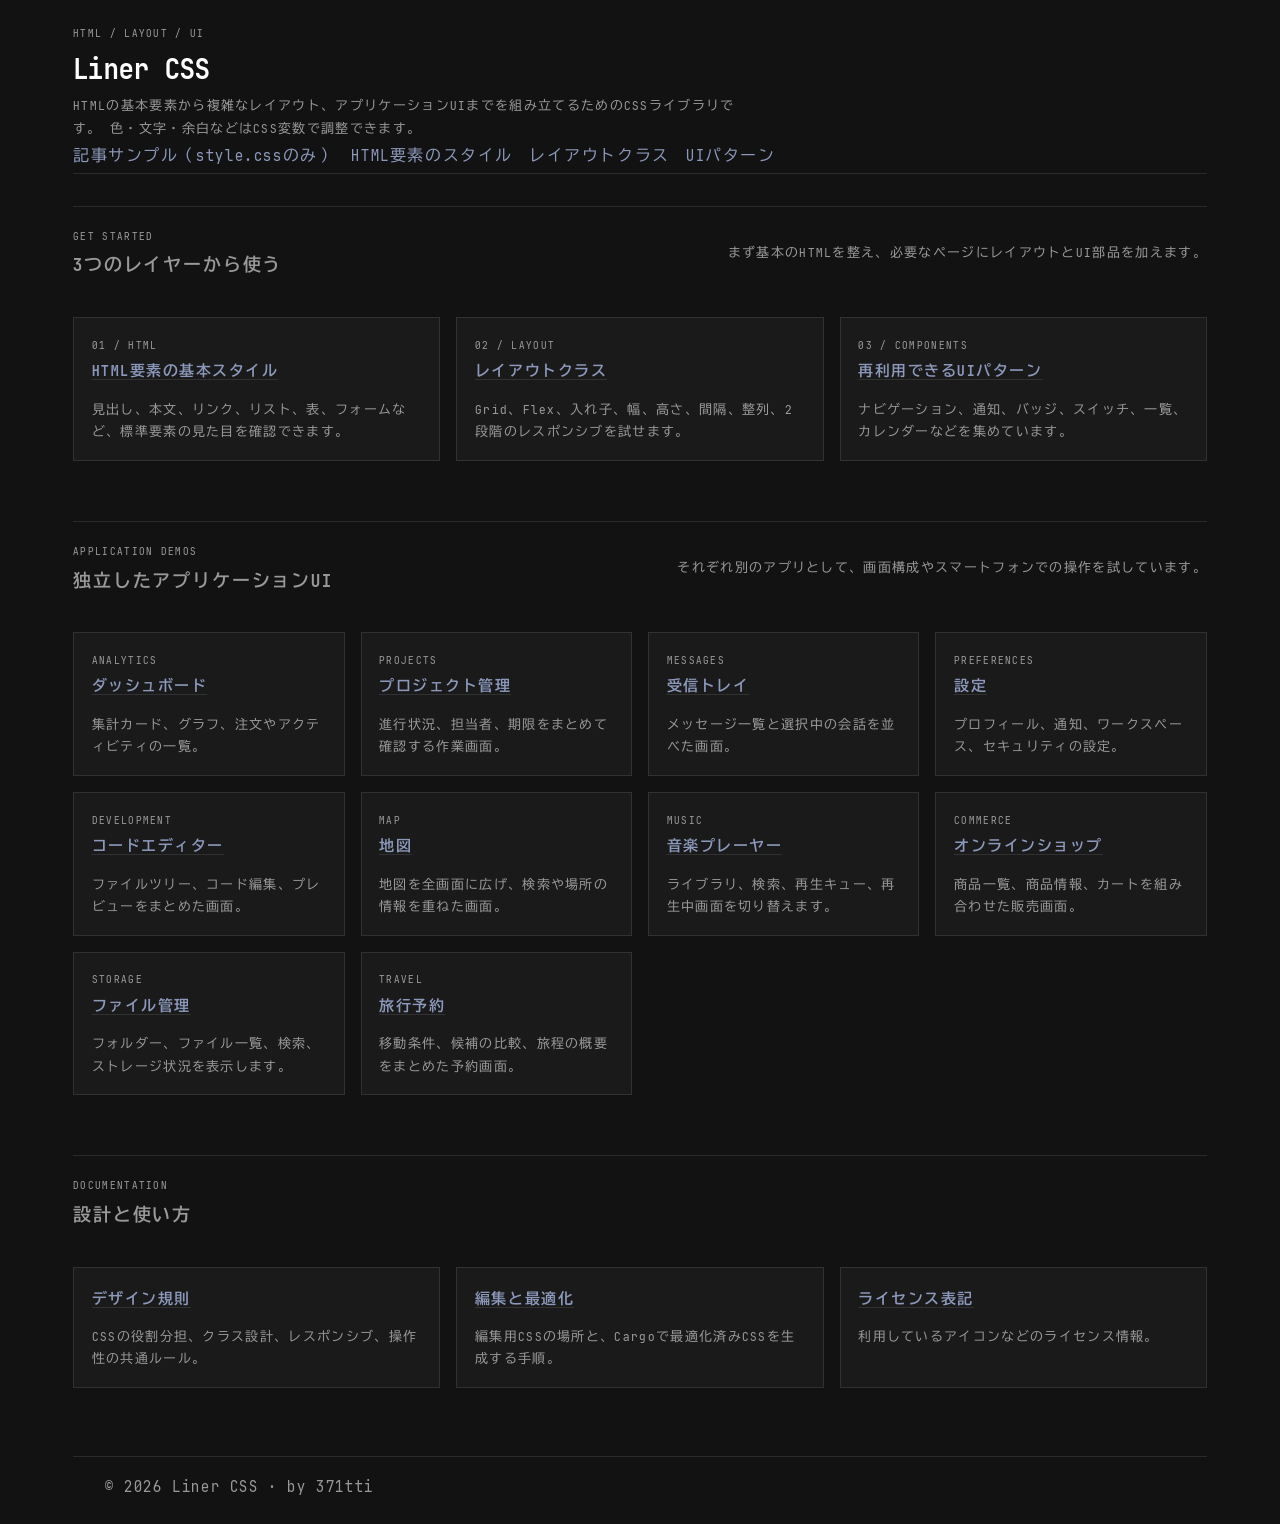
<file: index.html>
<!DOCTYPE html>
<html lang="ja">

<head>
    <meta charset="UTF-8" />
    <meta name="viewport" content="width=device-width, initial-scale=1.0" />
    <meta name="description" content="HTMLの基本スタイル、レスポンシブなレイアウト、再利用できるUI部品をまとめたCSSライブラリです。" />
    <meta name="color-scheme" content="dark" />
    <meta name="theme-color" content="#121212" />
    <title>Liner CSS — HTML・レイアウト・UI</title>
    <link rel="stylesheet" href="css/optimized/style.css" />
    <link rel="stylesheet" href="css/optimized/layout.css" />
    <link rel="stylesheet" href="css/optimized/ui.css" />
</head>

<body>
    <main class="layout-container-wide layout-stack">
        <header class="w-100">
            <p class="ui-eyebrow">HTML / LAYOUT / UI</p>
            <h1 class="ui-display-title">Liner CSS</h1>
            <p class="ui-description">
                HTMLの基本要素から複雑なレイアウト、アプリケーションUIまでを組み立てるためのCSSライブラリです。
                色・文字・余白などはCSS変数で調整できます。
            </p>
            <nav class="layout-cluster m-0" aria-label="主なページ">
                <a href="article.html">記事サンプル（style.cssのみ）</a>
                <a href="component.html">HTML要素のスタイル</a>
                <a href="layout.html">レイアウトクラス</a>
                <a href="ui-demo/components.html">UIパターン</a>
            </nav>
        </header>

        <section class="ui-divided-section" aria-labelledby="start-title">
            <div class="ui-heading-row">
                <div>
                    <p class="ui-eyebrow">GET STARTED</p>
                    <h2 class="ui-heading-title" id="start-title">3つのレイヤーから使う</h2>
                </div>
                <p class="ui-description">まず基本のHTMLを整え、必要なページにレイアウトとUI部品を加えます。</p>
            </div>

            <div class="grid-auto">
                <article class="ui-panel">
                    <p class="ui-eyebrow">01 / HTML</p>
                    <h3 class="ui-panel-title"><a href="component.html">HTML要素の基本スタイル</a></h3>
                    <p class="ui-description">見出し、本文、リンク、リスト、表、フォームなど、標準要素の見た目を確認できます。</p>
                </article>

                <article class="ui-panel">
                    <p class="ui-eyebrow">02 / LAYOUT</p>
                    <h3 class="ui-panel-title"><a href="layout.html">レイアウトクラス</a></h3>
                    <p class="ui-description">Grid、Flex、入れ子、幅、高さ、間隔、整列、2段階のレスポンシブを試せます。</p>
                </article>

                <article class="ui-panel">
                    <p class="ui-eyebrow">03 / COMPONENTS</p>
                    <h3 class="ui-panel-title"><a href="ui-demo/components.html">再利用できるUIパターン</a></h3>
                    <p class="ui-description">ナビゲーション、通知、バッジ、スイッチ、一覧、カレンダーなどを集めています。</p>
                </article>
            </div>
        </section>

        <section class="ui-divided-section" aria-labelledby="apps-title">
            <div class="ui-heading-row">
                <div>
                    <p class="ui-eyebrow">APPLICATION DEMOS</p>
                    <h2 class="ui-heading-title" id="apps-title">独立したアプリケーションUI</h2>
                </div>
                <p class="ui-description">それぞれ別のアプリとして、画面構成やスマートフォンでの操作を試しています。</p>
            </div>

            <div class="grid-auto">
                <article class="ui-panel">
                    <p class="ui-eyebrow">ANALYTICS</p>
                    <h3 class="ui-panel-title"><a href="ui-demo/dashboard.html">ダッシュボード</a></h3>
                    <p class="ui-description">集計カード、グラフ、注文やアクティビティの一覧。</p>
                </article>

                <article class="ui-panel">
                    <p class="ui-eyebrow">PROJECTS</p>
                    <h3 class="ui-panel-title"><a href="ui-demo/projects.html">プロジェクト管理</a></h3>
                    <p class="ui-description">進行状況、担当者、期限をまとめて確認する作業画面。</p>
                </article>

                <article class="ui-panel">
                    <p class="ui-eyebrow">MESSAGES</p>
                    <h3 class="ui-panel-title"><a href="ui-demo/inbox.html">受信トレイ</a></h3>
                    <p class="ui-description">メッセージ一覧と選択中の会話を並べた画面。</p>
                </article>

                <article class="ui-panel">
                    <p class="ui-eyebrow">PREFERENCES</p>
                    <h3 class="ui-panel-title"><a href="ui-demo/settings.html">設定</a></h3>
                    <p class="ui-description">プロフィール、通知、ワークスペース、セキュリティの設定。</p>
                </article>

                <article class="ui-panel">
                    <p class="ui-eyebrow">DEVELOPMENT</p>
                    <h3 class="ui-panel-title"><a href="ui-demo/editor.html">コードエディター</a></h3>
                    <p class="ui-description">ファイルツリー、コード編集、プレビューをまとめた画面。</p>
                </article>

                <article class="ui-panel">
                    <p class="ui-eyebrow">MAP</p>
                    <h3 class="ui-panel-title"><a href="ui-demo/map.html">地図</a></h3>
                    <p class="ui-description">地図を全画面に広げ、検索や場所の情報を重ねた画面。</p>
                </article>

                <article class="ui-panel">
                    <p class="ui-eyebrow">MUSIC</p>
                    <h3 class="ui-panel-title"><a href="ui-demo/media.html">音楽プレーヤー</a></h3>
                    <p class="ui-description">ライブラリ、検索、再生キュー、再生中画面を切り替えます。</p>
                </article>

                <article class="ui-panel">
                    <p class="ui-eyebrow">COMMERCE</p>
                    <h3 class="ui-panel-title"><a href="ui-demo/shop.html">オンラインショップ</a></h3>
                    <p class="ui-description">商品一覧、商品情報、カートを組み合わせた販売画面。</p>
                </article>

                <article class="ui-panel">
                    <p class="ui-eyebrow">STORAGE</p>
                    <h3 class="ui-panel-title"><a href="ui-demo/files.html">ファイル管理</a></h3>
                    <p class="ui-description">フォルダー、ファイル一覧、検索、ストレージ状況を表示します。</p>
                </article>

                <article class="ui-panel">
                    <p class="ui-eyebrow">TRAVEL</p>
                    <h3 class="ui-panel-title"><a href="ui-demo/travel.html">旅行予約</a></h3>
                    <p class="ui-description">移動条件、候補の比較、旅程の概要をまとめた予約画面。</p>
                </article>
            </div>
        </section>

        <section class="ui-divided-section" aria-labelledby="docs-title">
            <div class="ui-heading-row">
                <div>
                    <p class="ui-eyebrow">DOCUMENTATION</p>
                    <h2 class="ui-heading-title" id="docs-title">設計と使い方</h2>
                </div>
            </div>

            <div class="grid-auto">
                <article class="ui-panel">
                    <h3 class="ui-panel-title"><a href="DESIGN_RULES.md">デザイン規則</a></h3>
                    <p class="ui-description">CSSの役割分担、クラス設計、レスポンシブ、操作性の共通ルール。</p>
                </article>
                <article class="ui-panel">
                    <h3 class="ui-panel-title"><a href="README.md">編集と最適化</a></h3>
                    <p class="ui-description">編集用CSSの場所と、Cargoで最適化済みCSSを生成する手順。</p>
                </article>
                <article class="ui-panel">
                    <h3 class="ui-panel-title"><a href="THIRD_PARTY_NOTICES.md">ライセンス表記</a></h3>
                    <p class="ui-description">利用しているアイコンなどのライセンス情報。</p>
                </article>
            </div>
        </section>
    </main>

    <footer class="layout-container-wide">
        <p>© 2026 Liner CSS · by 371tti</p>
    </footer>
</body>

</html>
</file>
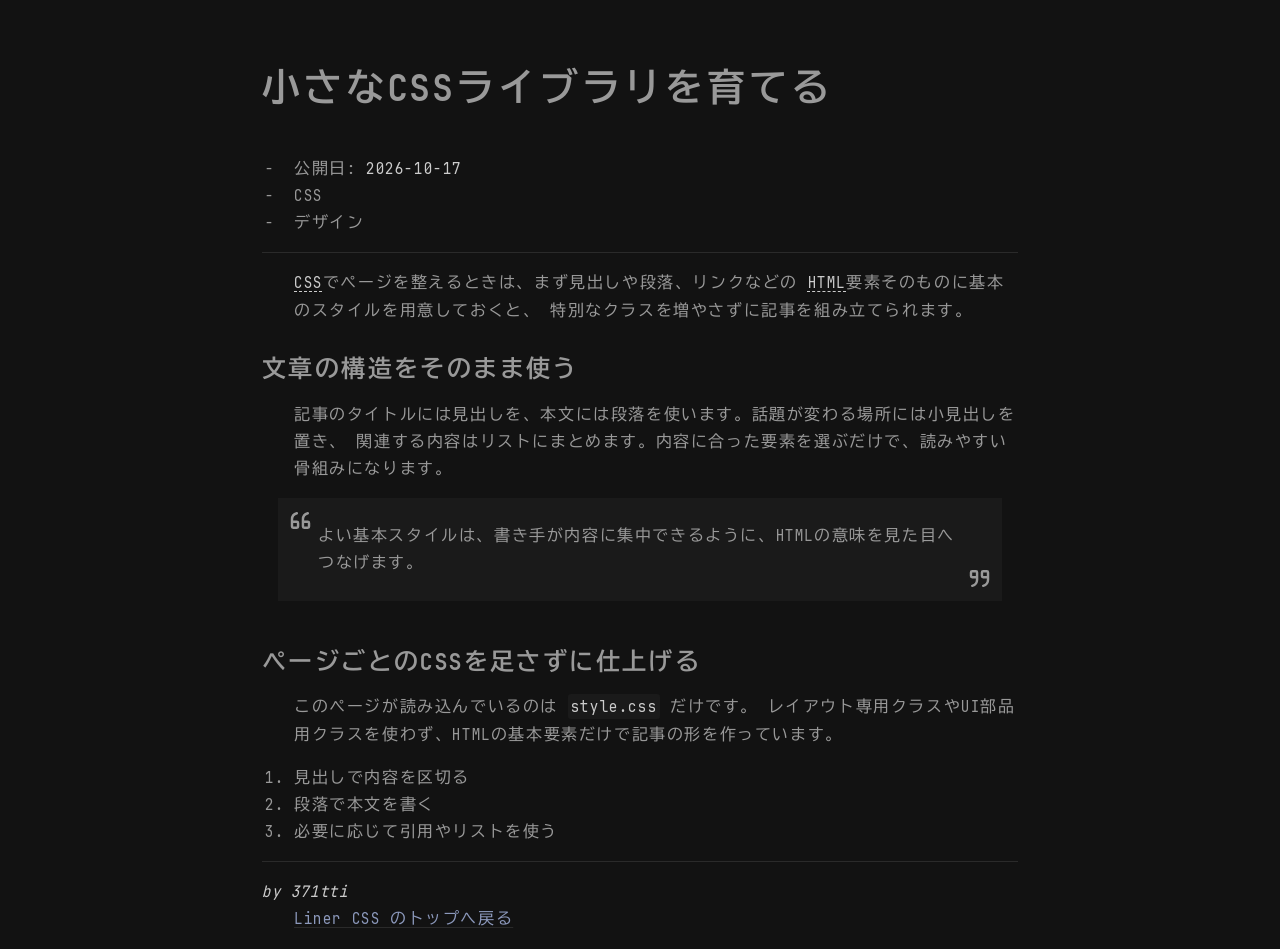
<file: article.html>
<!DOCTYPE html>
<html lang="ja">

<head>
    <meta charset="UTF-8" />
    <meta name="viewport" content="width=device-width, initial-scale=1.0" />
    <meta name="description" content="Liner CSSのstyle.cssだけで整えた、素朴な記事ページのサンプルです。" />
    <meta name="color-scheme" content="dark" />
    <meta name="theme-color" content="#121212" />
    <title>記事サンプル — Liner CSS</title>
    <link rel="stylesheet" href="css/optimized/style.css" />
</head>

<body>
    <main>
        <article>
            <header>
                <h1>小さなCSSライブラリを育てる</h1>
                <ul>
                    <li>公開日: <time datetime="2026-10-17">2026-10-17</time></li>
                    <li>CSS</li>
                    <li>デザイン</li>
                </ul>
            </header>

            <p>
                <abbr title="Cascading Style Sheets">CSS</abbr>でページを整えるときは、まず見出しや段落、リンクなどの
                <abbr title="HyperText Markup Language">HTML</abbr>要素そのものに基本のスタイルを用意しておくと、
                特別なクラスを増やさずに記事を組み立てられます。
            </p>

            <h2>文章の構造をそのまま使う</h2>
            <p>
                記事のタイトルには見出しを、本文には段落を使います。話題が変わる場所には小見出しを置き、
                関連する内容はリストにまとめます。内容に合った要素を選ぶだけで、読みやすい骨組みになります。
            </p>

            <blockquote>
                よい基本スタイルは、書き手が内容に集中できるように、HTMLの意味を見た目へつなげます。
            </blockquote>

            <h2>ページごとのCSSを足さずに仕上げる</h2>
            <p>
                このページが読み込んでいるのは <code>style.css</code> だけです。
                レイアウト専用クラスやUI部品用クラスを使わず、HTMLの基本要素だけで記事の形を作っています。
            </p>

            <ol>
                <li>見出しで内容を区切る</li>
                <li>段落で本文を書く</li>
                <li>必要に応じて引用やリストを使う</li>
            </ol>

            <footer>
                <address>by 371tti</address>
                <p><a href="index.html">Liner CSS のトップへ戻る</a></p>
            </footer>
        </article>
    </main>
</body>

</html>
</file>
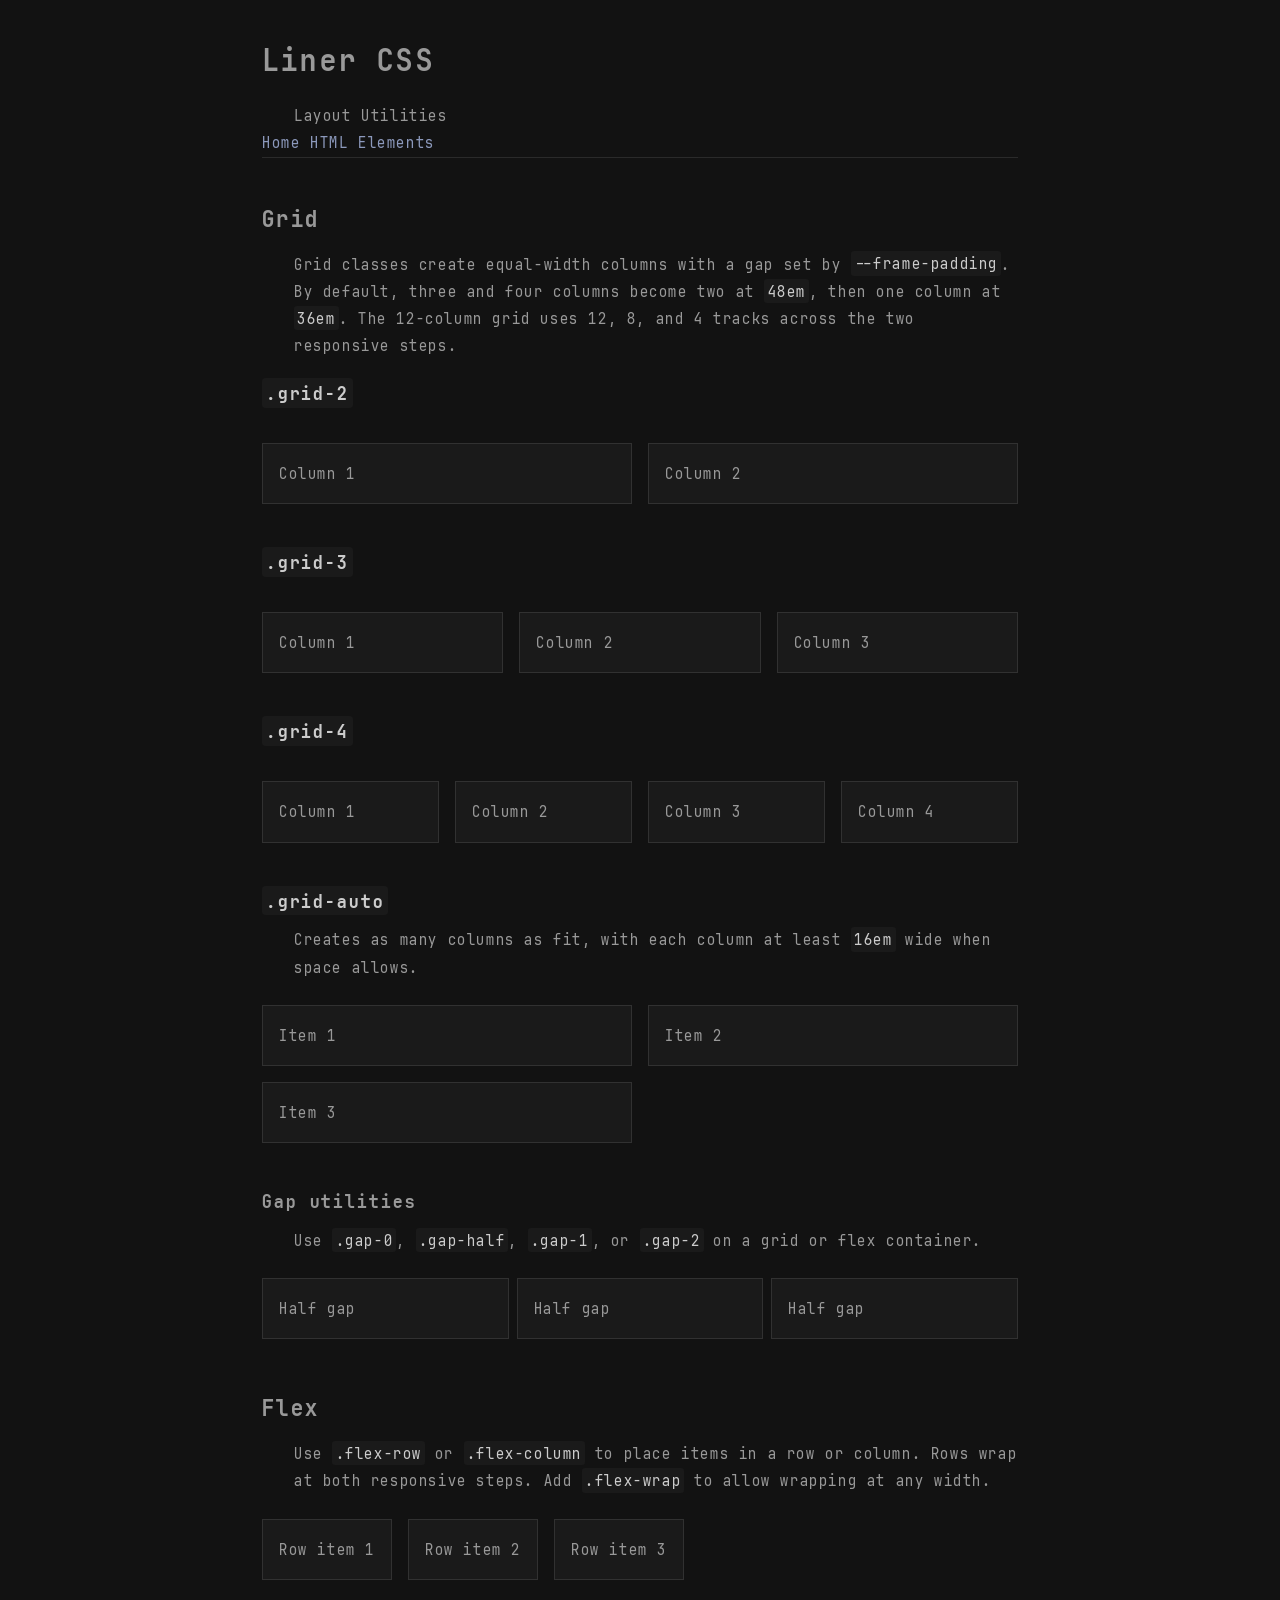
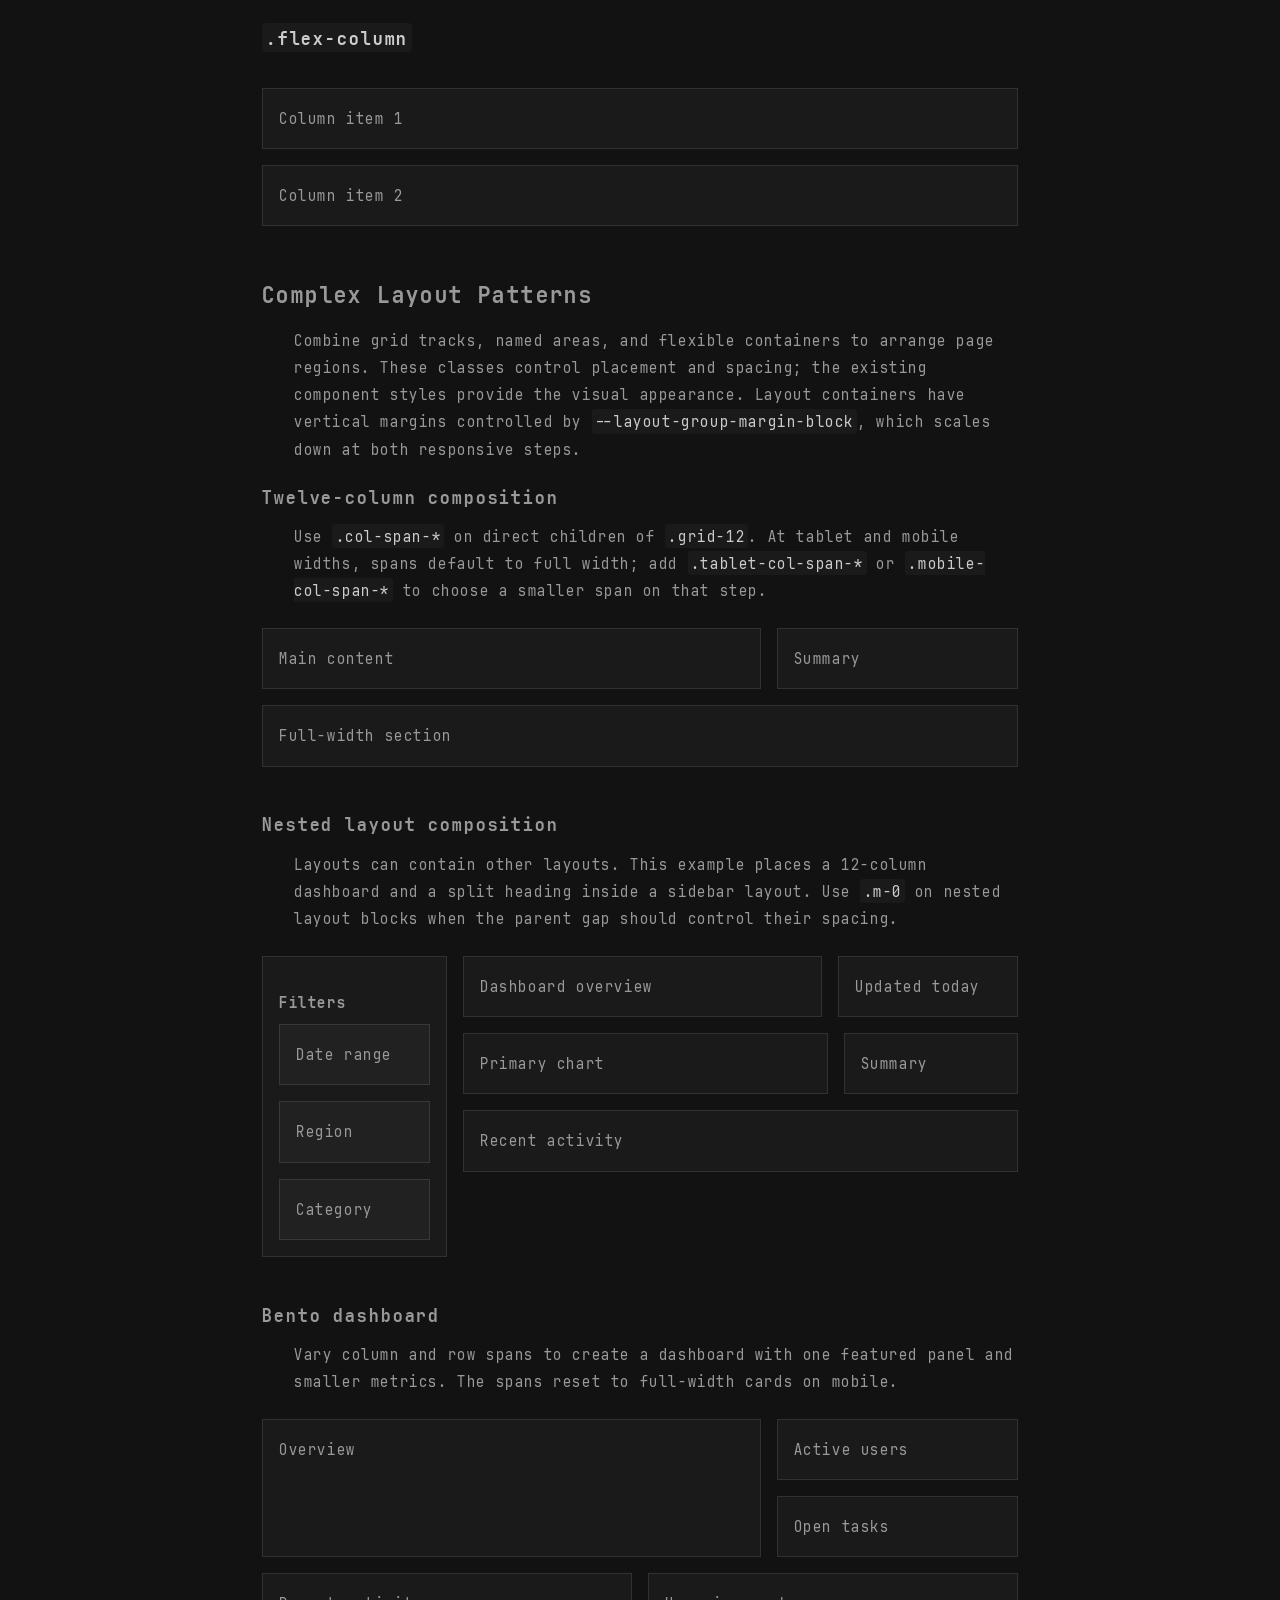
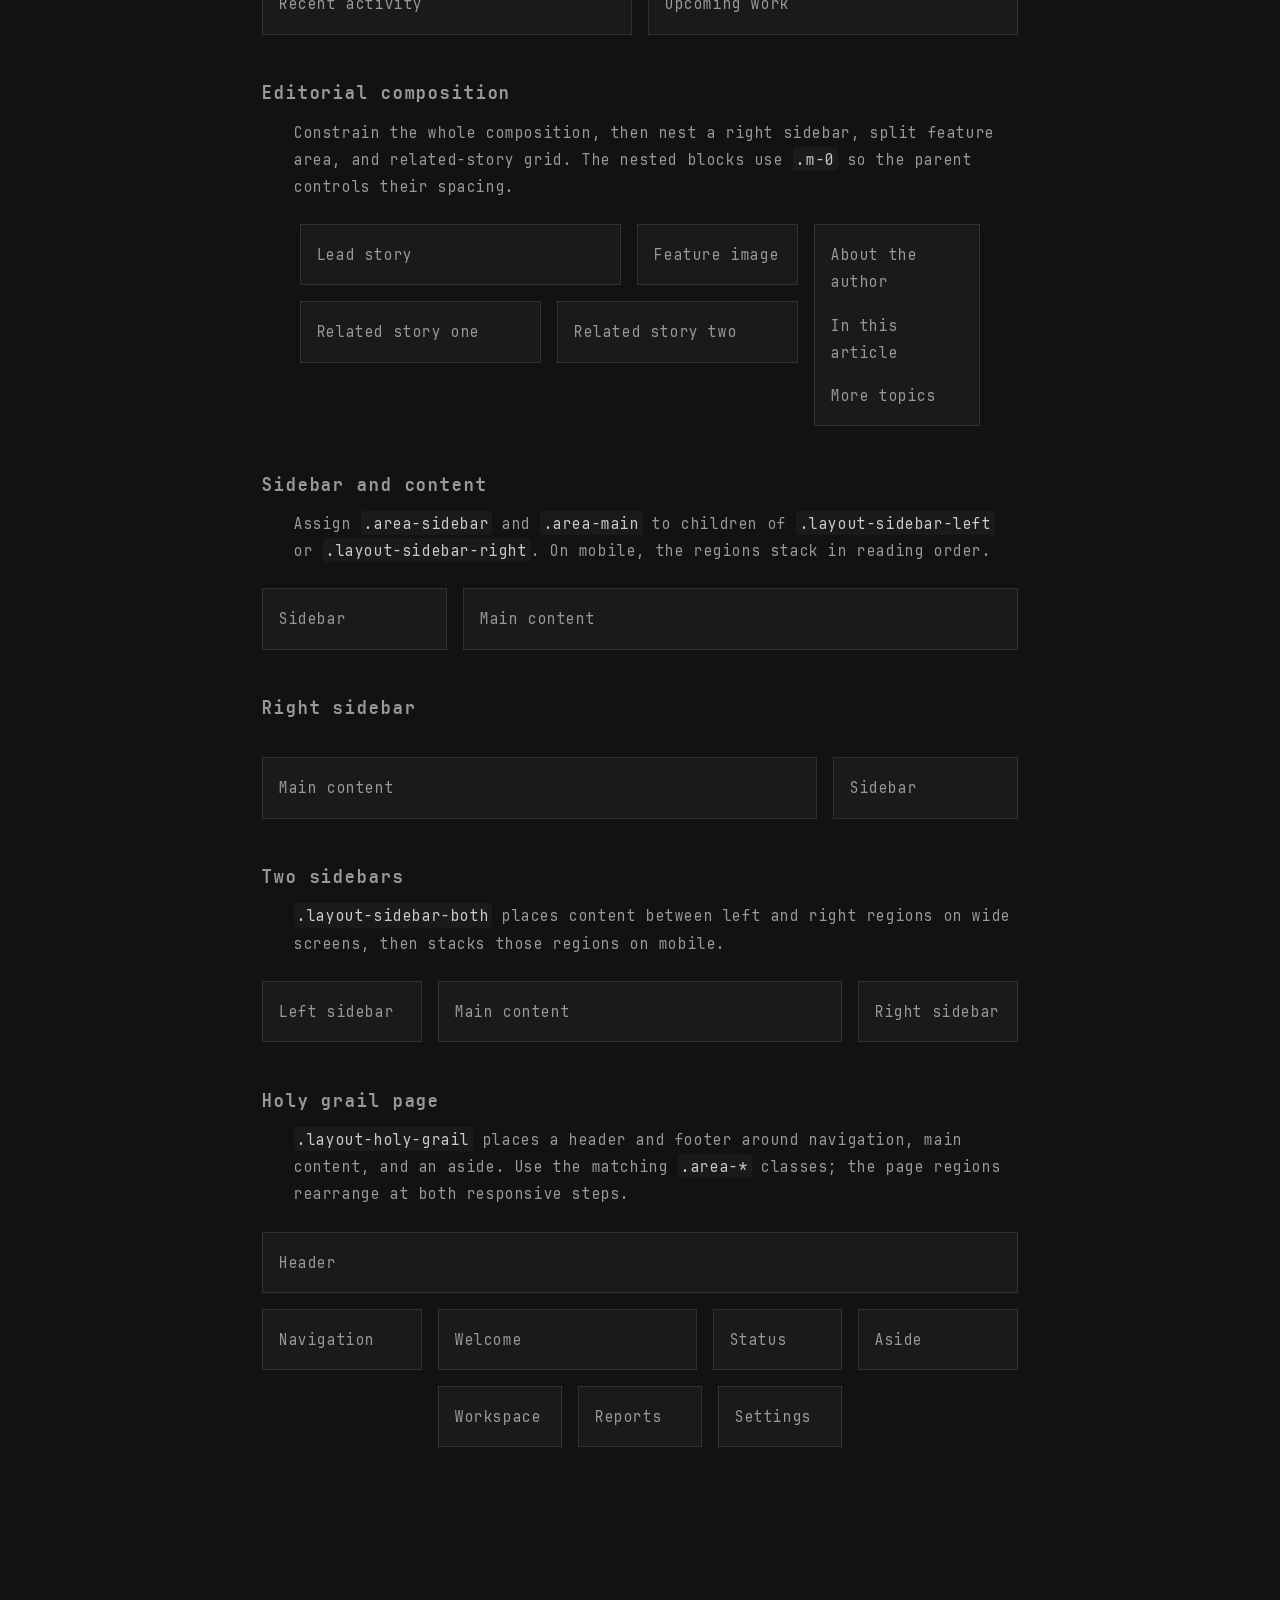
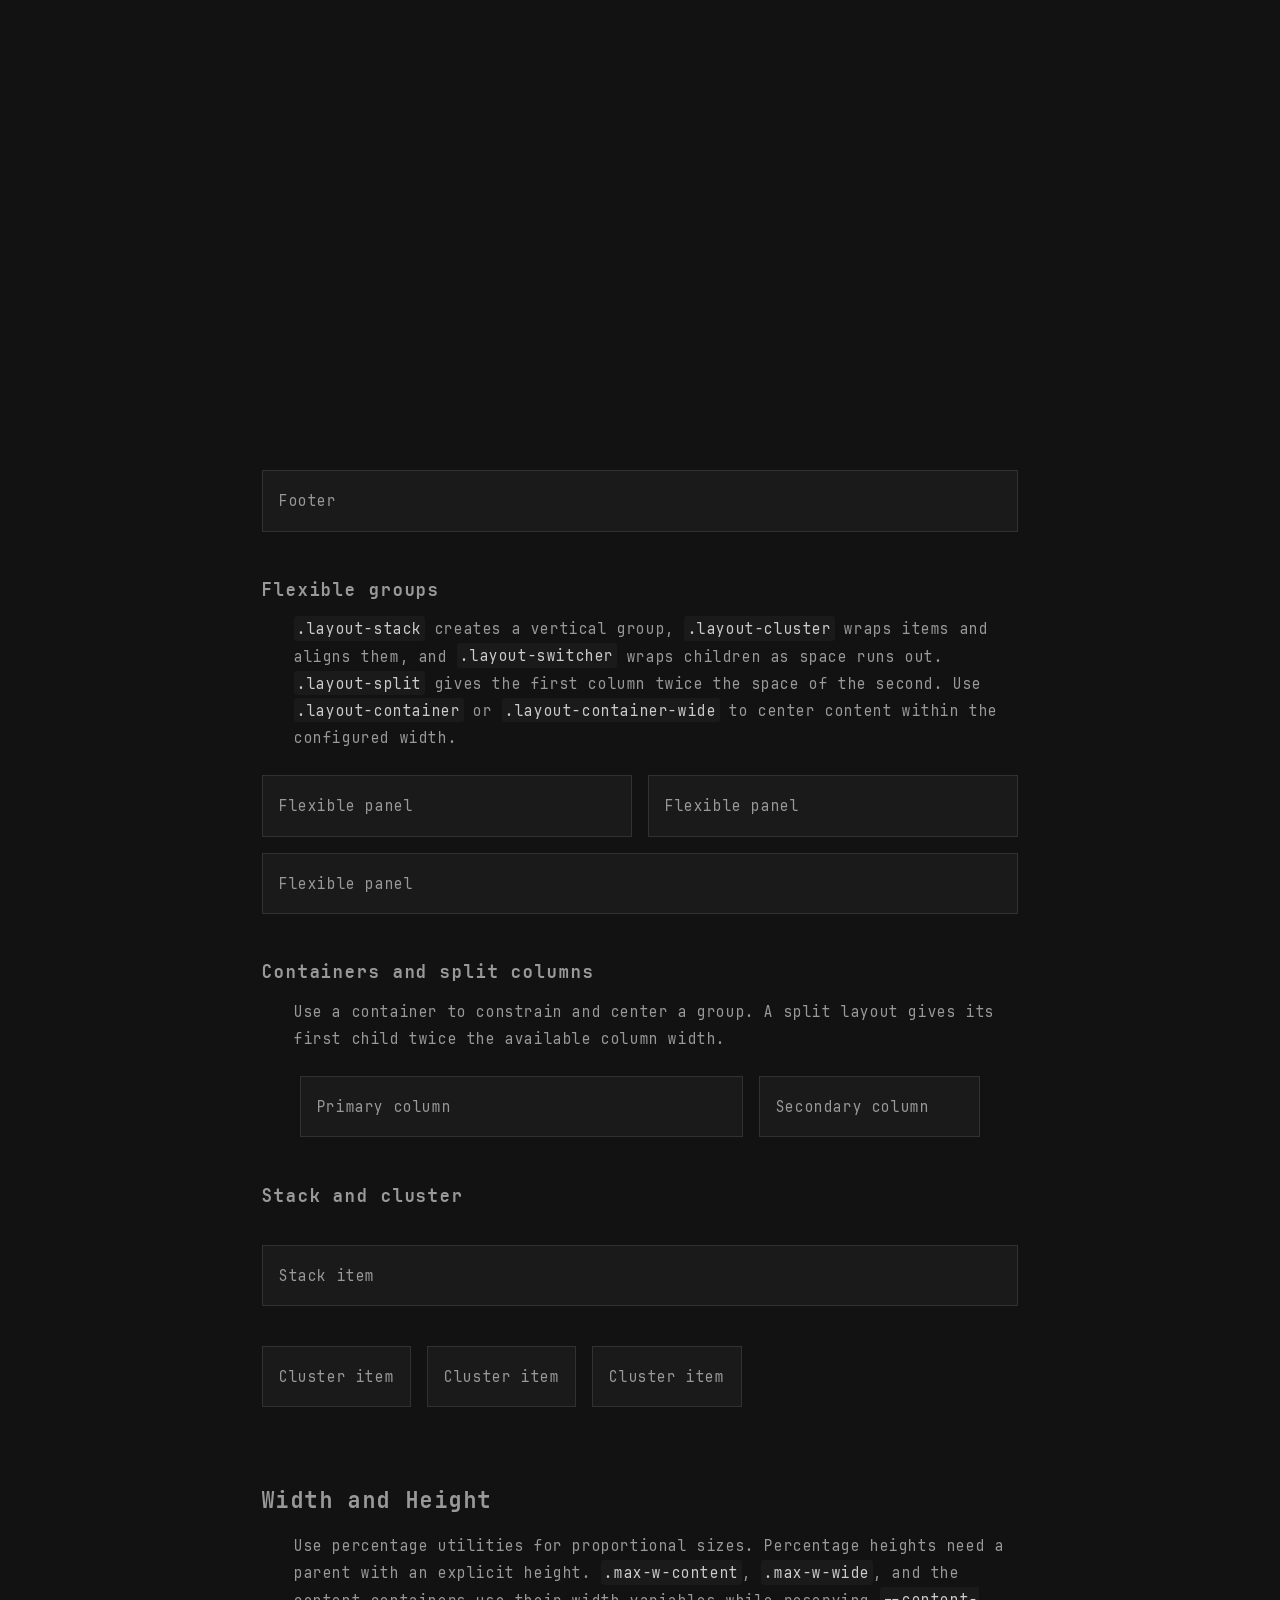
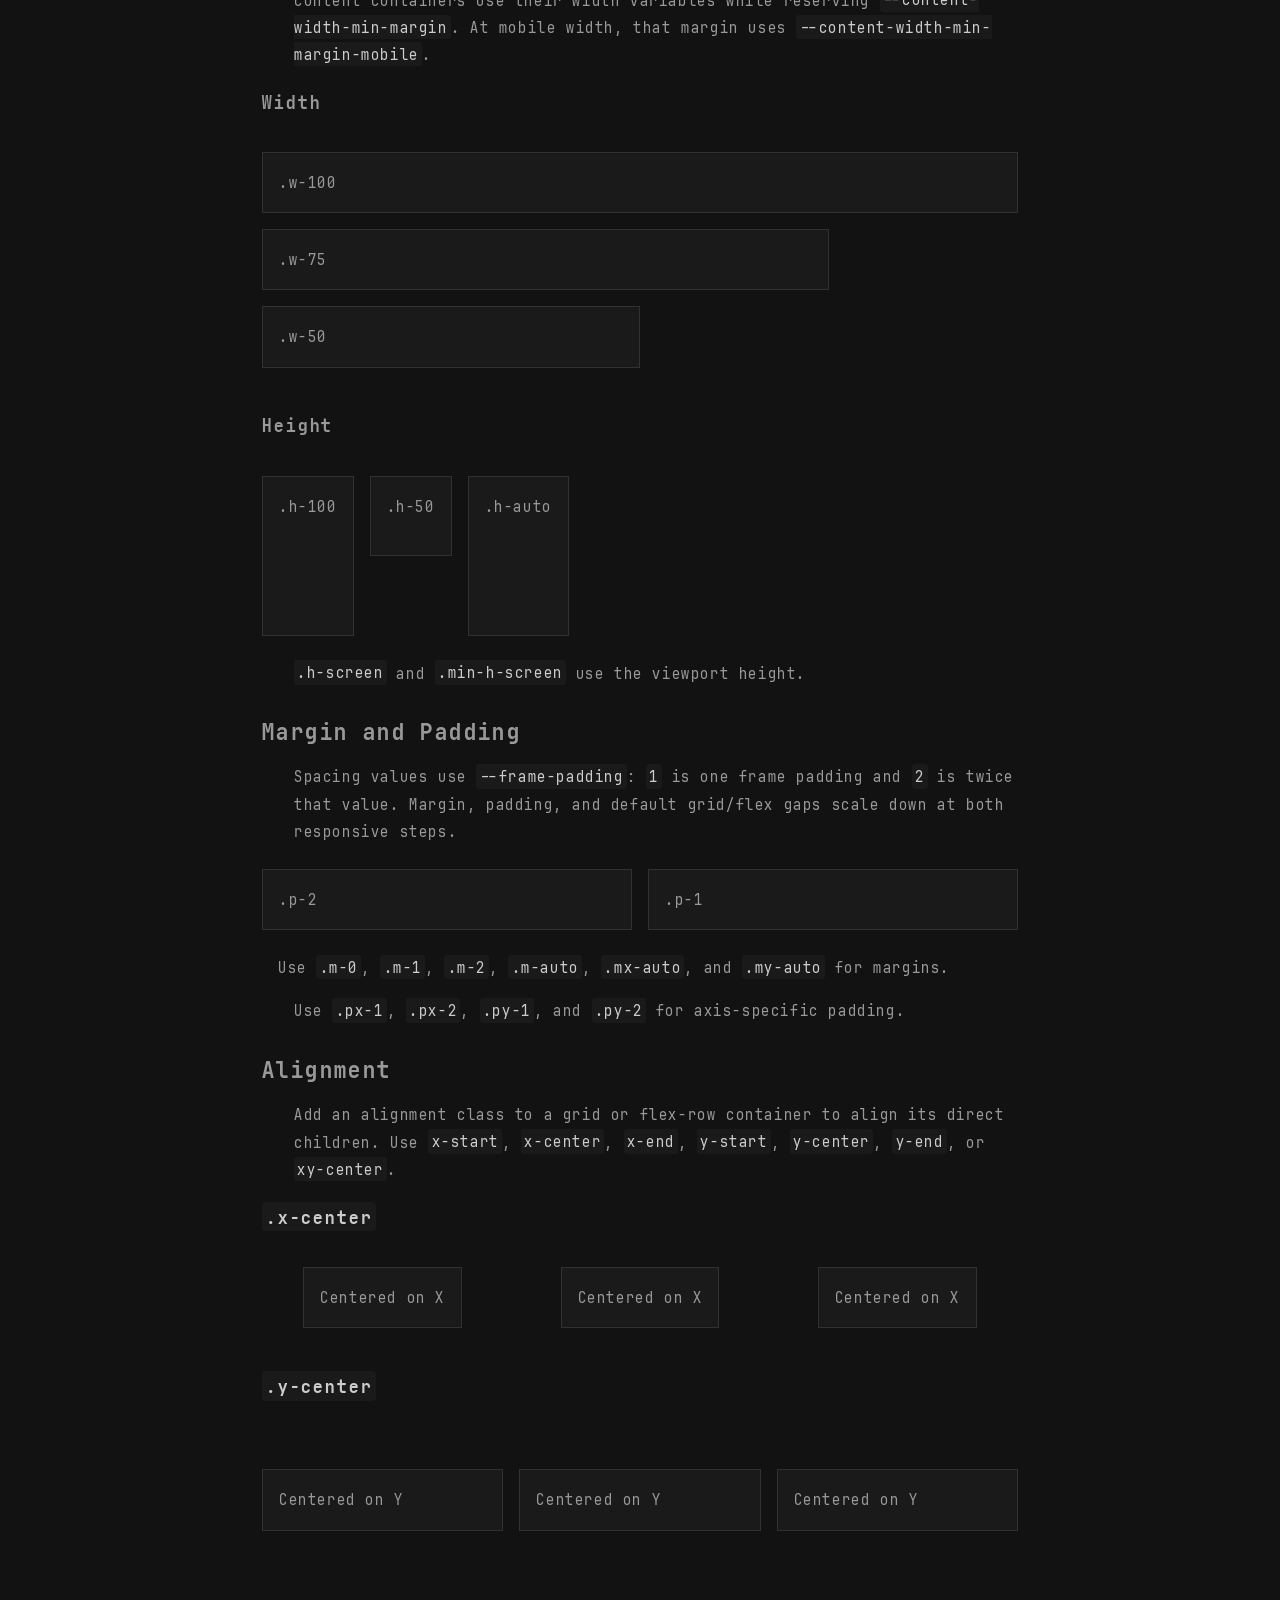
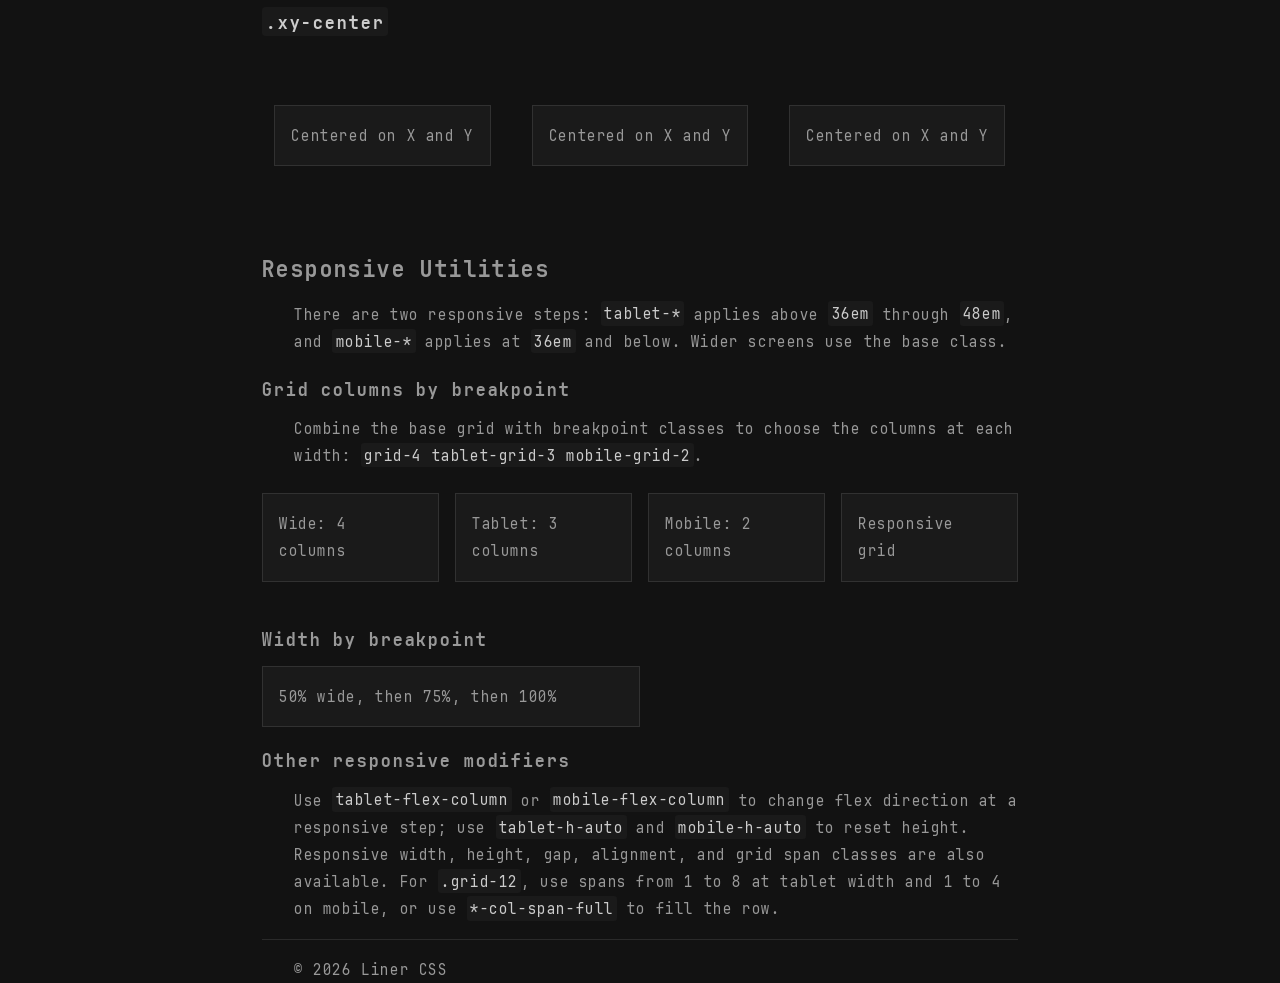
<file: layout.html>
<!DOCTYPE html>
<html lang="en">

<head>
    <meta charset="UTF-8" />
    <meta name="viewport" content="width=device-width, initial-scale=1.0" />
    <title>Liner CSS - Layout Utilities</title>
    <link rel="stylesheet" href="css/optimized/style.css" />
    <link rel="stylesheet" href="css/optimized/layout.css" />
    <link rel="stylesheet" href="css/optimized/ui.css" />
</head>

<body>
    <header>
        <h1>Liner CSS</h1>
        <p>Layout Utilities</p>

        <nav>
            <a href="index.html">Home</a>
            <a href="component.html">HTML Elements</a>
        </nav>
    </header>

    <main>
        <section id="grid">
            <h2>Grid</h2>
            <p>Grid classes create equal-width columns with a gap set by <code>--frame-padding</code>. By default, three and four columns become two at <code>48em</code>, then one column at <code>36em</code>. The 12-column grid uses 12, 8, and 4 tracks across the two responsive steps.</p>

            <h3><code>.grid-2</code></h3>
            <div class="grid-2">
                <div class="card">Column 1</div>
                <div class="card">Column 2</div>
            </div>

            <h3><code>.grid-3</code></h3>
            <div class="grid-3">
                <div class="card">Column 1</div>
                <div class="card">Column 2</div>
                <div class="card">Column 3</div>
            </div>

            <h3><code>.grid-4</code></h3>
            <div class="grid-4">
                <div class="card">Column 1</div>
                <div class="card">Column 2</div>
                <div class="card">Column 3</div>
                <div class="card">Column 4</div>
            </div>

            <h3><code>.grid-auto</code></h3>
            <p>Creates as many columns as fit, with each column at least <code>16em</code> wide when space allows.</p>
            <div class="grid-auto">
                <div class="card">Item 1</div>
                <div class="card">Item 2</div>
                <div class="card">Item 3</div>
            </div>

            <h3>Gap utilities</h3>
            <p>Use <code>.gap-0</code>, <code>.gap-half</code>, <code>.gap-1</code>, or <code>.gap-2</code> on a grid or flex container.</p>
            <div class="grid-3 gap-half">
                <div class="card">Half gap</div>
                <div class="card">Half gap</div>
                <div class="card">Half gap</div>
            </div>
        </section>

        <section id="flex">
            <h2>Flex</h2>
            <p>Use <code>.flex-row</code> or <code>.flex-column</code> to place items in a row or column. Rows wrap at both responsive steps. Add <code>.flex-wrap</code> to allow wrapping at any width.</p>

            <div class="flex-row flex-wrap">
                <div class="card">Row item 1</div>
                <div class="card">Row item 2</div>
                <div class="card">Row item 3</div>
            </div>

            <h3><code>.flex-column</code></h3>
            <div class="flex-column">
                <div class="card">Column item 1</div>
                <div class="card">Column item 2</div>
            </div>
        </section>

        <section id="complex-layouts">
            <h2>Complex Layout Patterns</h2>
            <p>Combine grid tracks, named areas, and flexible containers to arrange page regions. These classes control placement and spacing; the existing component styles provide the visual appearance. Layout containers have vertical margins controlled by <code>--layout-group-margin-block</code>, which scales down at both responsive steps.</p>

            <h3>Twelve-column composition</h3>
            <p>Use <code>.col-span-*</code> on direct children of <code>.grid-12</code>. At tablet and mobile widths, spans default to full width; add <code>.tablet-col-span-*</code> or <code>.mobile-col-span-*</code> to choose a smaller span on that step.</p>
            <div class="grid-12">
                <div class="card col-span-8 tablet-col-span-5 mobile-col-span-3">Main content</div>
                <div class="card col-span-4 tablet-col-span-3 mobile-col-span-1">Summary</div>
                <div class="card col-span-full">Full-width section</div>
            </div>

            <h3>Nested layout composition</h3>
            <p>Layouts can contain other layouts. This example places a 12-column dashboard and a split heading inside a sidebar layout. Use <code>.m-0</code> on nested layout blocks when the parent gap should control their spacing.</p>
            <div class="layout-sidebar-left">
                <div class="card area-sidebar">
                    <h4>Filters</h4>
                    <div class="layout-stack m-0">
                        <div class="card">Date range</div>
                        <div class="card">Region</div>
                        <div class="card">Category</div>
                    </div>
                </div>
                <div class="area-main">
                    <div class="layout-stack m-0">
                        <div class="layout-split m-0">
                            <div class="card">Dashboard overview</div>
                            <div class="card">Updated today</div>
                        </div>
                        <div class="grid-12 m-0">
                            <div class="card col-span-8 tablet-col-span-5 mobile-col-span-full">Primary chart</div>
                            <div class="card col-span-4 tablet-col-span-3 mobile-col-span-full">Summary</div>
                            <div class="card col-span-full">Recent activity</div>
                        </div>
                    </div>
                </div>
            </div>

            <h3>Bento dashboard</h3>
            <p>Vary column and row spans to create a dashboard with one featured panel and smaller metrics. The spans reset to full-width cards on mobile.</p>
            <div class="grid-12">
                <div class="card col-span-8 row-span-2 tablet-col-span-5 tablet-row-span-2 mobile-col-span-full">Overview</div>
                <div class="card col-span-4 tablet-col-span-3 mobile-col-span-full">Active users</div>
                <div class="card col-span-4 tablet-col-span-3 mobile-col-span-full">Open tasks</div>
                <div class="card col-span-6 tablet-col-span-4 mobile-col-span-full">Recent activity</div>
                <div class="card col-span-6 tablet-col-span-4 mobile-col-span-full">Upcoming work</div>
            </div>

            <h3>Editorial composition</h3>
            <p>Constrain the whole composition, then nest a right sidebar, split feature area, and related-story grid. The nested blocks use <code>.m-0</code> so the parent controls their spacing.</p>
            <div class="layout-container-wide">
                <div class="layout-sidebar-right m-0">
                    <div class="area-main">
                        <div class="layout-stack m-0">
                            <div class="layout-split m-0">
                                <div class="card">Lead story</div>
                                <div class="card">Feature image</div>
                            </div>
                            <div class="grid-2 m-0">
                                <div class="card">Related story one</div>
                                <div class="card">Related story two</div>
                            </div>
                        </div>
                    </div>
                    <div class="card area-sidebar">
                        <div class="layout-stack m-0">
                            <div>About the author</div>
                            <div>In this article</div>
                            <div>More topics</div>
                        </div>
                    </div>
                </div>
            </div>

            <h3>Sidebar and content</h3>
            <p>Assign <code>.area-sidebar</code> and <code>.area-main</code> to children of <code>.layout-sidebar-left</code> or <code>.layout-sidebar-right</code>. On mobile, the regions stack in reading order.</p>
            <div class="layout-sidebar-left">
                <div class="card area-sidebar">Sidebar</div>
                <div class="card area-main">Main content</div>
            </div>

            <h3>Right sidebar</h3>
            <div class="layout-sidebar-right">
                <div class="card area-main">Main content</div>
                <div class="card area-sidebar">Sidebar</div>
            </div>

            <h3>Two sidebars</h3>
            <p><code>.layout-sidebar-both</code> places content between left and right regions on wide screens, then stacks those regions on mobile.</p>
            <div class="layout-sidebar-both">
                <div class="card area-left">Left sidebar</div>
                <div class="card area-main">Main content</div>
                <div class="card area-right">Right sidebar</div>
            </div>

            <h3>Holy grail page</h3>
            <p><code>.layout-holy-grail</code> places a header and footer around navigation, main content, and an aside. Use the matching <code>.area-*</code> classes; the page regions rearrange at both responsive steps.</p>
            <div class="layout-holy-grail">
                <div class="card area-header">Header</div>
                <div class="card area-nav">Navigation</div>
                <div class="area-main">
                    <div class="layout-stack m-0">
                        <div class="layout-split m-0">
                            <div class="card">Welcome</div>
                            <div class="card">Status</div>
                        </div>
                        <div class="grid-3 m-0">
                            <div class="card">Workspace</div>
                            <div class="card">Reports</div>
                            <div class="card">Settings</div>
                        </div>
                    </div>
                </div>
                <div class="card area-aside">Aside</div>
                <div class="card area-footer">Footer</div>
            </div>

            <h3>Flexible groups</h3>
            <p><code>.layout-stack</code> creates a vertical group, <code>.layout-cluster</code> wraps items and aligns them, and <code>.layout-switcher</code> wraps children as space runs out. <code>.layout-split</code> gives the first column twice the space of the second. Use <code>.layout-container</code> or <code>.layout-container-wide</code> to center content within the configured width.</p>
            <div class="layout-switcher">
                <div class="card">Flexible panel</div>
                <div class="card">Flexible panel</div>
                <div class="card">Flexible panel</div>
            </div>

            <h3>Containers and split columns</h3>
            <p>Use a container to constrain and center a group. A split layout gives its first child twice the available column width.</p>
            <div class="layout-container-wide">
                <div class="layout-split">
                    <div class="card">Primary column</div>
                    <div class="card">Secondary column</div>
                </div>
            </div>

            <h3>Stack and cluster</h3>
            <div class="layout-stack">
                <div class="card">Stack item</div>
                <div class="layout-cluster">
                    <div class="card">Cluster item</div>
                    <div class="card">Cluster item</div>
                    <div class="card">Cluster item</div>
                </div>
            </div>
        </section>

        <section id="size">
            <h2>Width and Height</h2>
            <p>Use percentage utilities for proportional sizes. Percentage heights need a parent with an explicit height. <code>.max-w-content</code>, <code>.max-w-wide</code>, and the content containers use their width variables while reserving <code>--content-width-min-margin</code>. At mobile width, that margin uses <code>--content-width-min-margin-mobile</code>.</p>

            <h3>Width</h3>
            <div class="flex-column">
                <div class="card w-100">.w-100</div>
                <div class="card w-75">.w-75</div>
                <div class="card w-50">.w-50</div>
            </div>

            <h3>Height</h3>
            <div class="flex-row" style="height: 10em;">
                <div class="card h-100">.h-100</div>
                <div class="card h-50 y-center">.h-50</div>
                <div class="card h-auto">.h-auto</div>
            </div>
            <p><code>.h-screen</code> and <code>.min-h-screen</code> use the viewport height.</p>
        </section>

        <section id="spacing">
            <h2>Margin and Padding</h2>
            <p>Spacing values use <code>--frame-padding</code>: <code>1</code> is one frame padding and <code>2</code> is twice that value. Margin, padding, and default grid/flex gaps scale down at both responsive steps.</p>

            <div class="grid-2">
                <div class="card p-2">.p-2</div>
                <div class="card p-1">.p-1</div>
            </div>

            <p class="m-1">Use <code>.m-0</code>, <code>.m-1</code>, <code>.m-2</code>, <code>.m-auto</code>, <code>.mx-auto</code>, and <code>.my-auto</code> for margins.</p>
            <p>Use <code>.px-1</code>, <code>.px-2</code>, <code>.py-1</code>, and <code>.py-2</code> for axis-specific padding.</p>
        </section>

        <section id="alignment">
            <h2>Alignment</h2>
            <p>Add an alignment class to a grid or flex-row container to align its direct children. Use <code>x-start</code>, <code>x-center</code>, <code>x-end</code>, <code>y-start</code>, <code>y-center</code>, <code>y-end</code>, or <code>xy-center</code>.</p>

            <h3><code>.x-center</code></h3>
            <div class="grid-3 x-center">
                <div class="card">Centered on X</div>
                <div class="card">Centered on X</div>
                <div class="card">Centered on X</div>
            </div>

            <h3><code>.y-center</code></h3>
            <div class="grid-3 y-center" style="min-height: 8em;">
                <div class="card">Centered on Y</div>
                <div class="card">Centered on Y</div>
                <div class="card">Centered on Y</div>
            </div>

            <h3><code>.xy-center</code></h3>
            <div class="grid-3 xy-center" style="min-height: 8em;">
                <div class="card">Centered on X and Y</div>
                <div class="card">Centered on X and Y</div>
                <div class="card">Centered on X and Y</div>
            </div>
        </section>

        <section id="responsive">
            <h2>Responsive Utilities</h2>
            <p>There are two responsive steps: <code>tablet-*</code> applies above <code>36em</code> through <code>48em</code>, and <code>mobile-*</code> applies at <code>36em</code> and below. Wider screens use the base class.</p>

            <h3>Grid columns by breakpoint</h3>
            <p>Combine the base grid with breakpoint classes to choose the columns at each width: <code>grid-4 tablet-grid-3 mobile-grid-2</code>.</p>
            <div class="grid-4 tablet-grid-3 mobile-grid-2">
                <div class="card">Wide: 4 columns</div>
                <div class="card">Tablet: 3 columns</div>
                <div class="card">Mobile: 2 columns</div>
                <div class="card">Responsive grid</div>
            </div>

            <h3>Width by breakpoint</h3>
            <div class="card w-50 tablet-w-75 mobile-w-100">50% wide, then 75%, then 100%</div>

            <h3>Other responsive modifiers</h3>
            <p>Use <code>tablet-flex-column</code> or <code>mobile-flex-column</code> to change flex direction at a responsive step; use <code>tablet-h-auto</code> and <code>mobile-h-auto</code> to reset height. Responsive width, height, gap, alignment, and grid span classes are also available. For <code>.grid-12</code>, use spans from 1 to 8 at tablet width and 1 to 4 on mobile, or use <code>*-col-span-full</code> to fill the row.</p>
        </section>
    </main>

    <footer>
        <p>© 2026 Liner CSS</p>
    </footer>
</body>

</html>
</file>
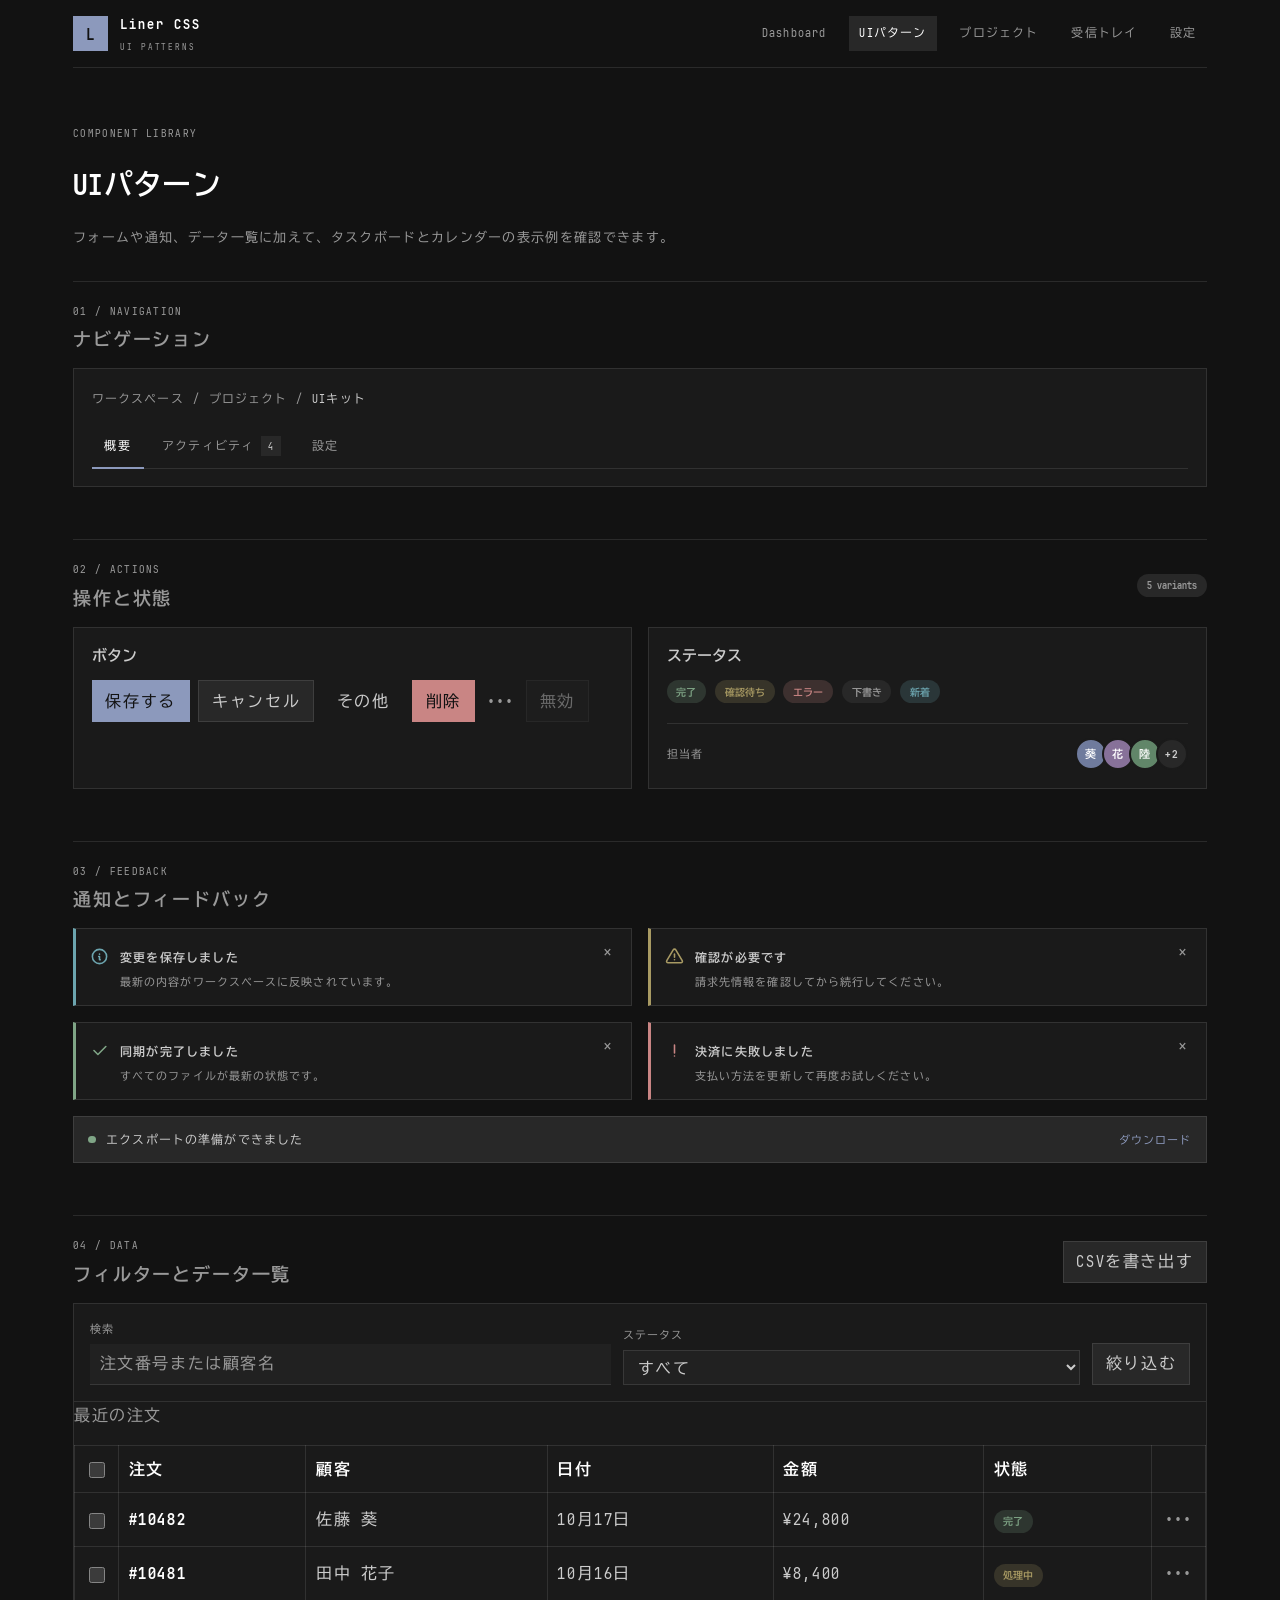
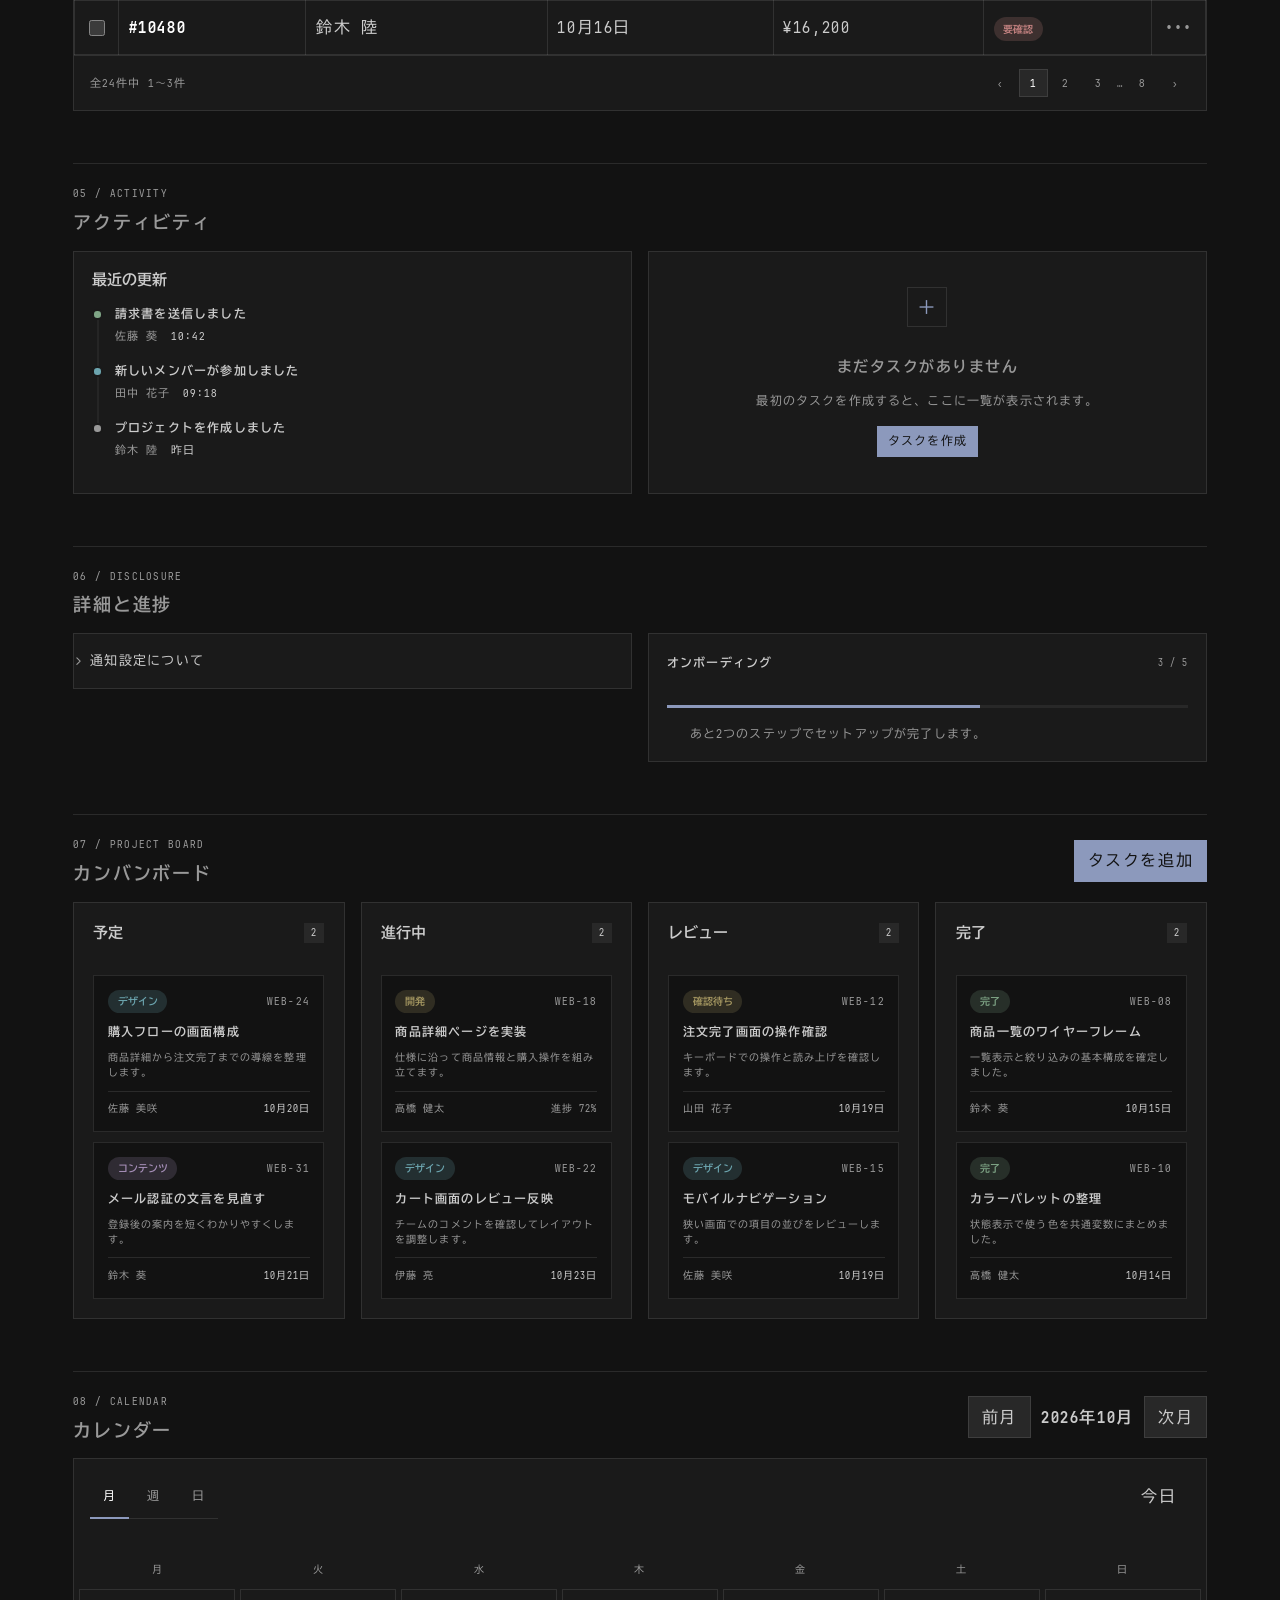
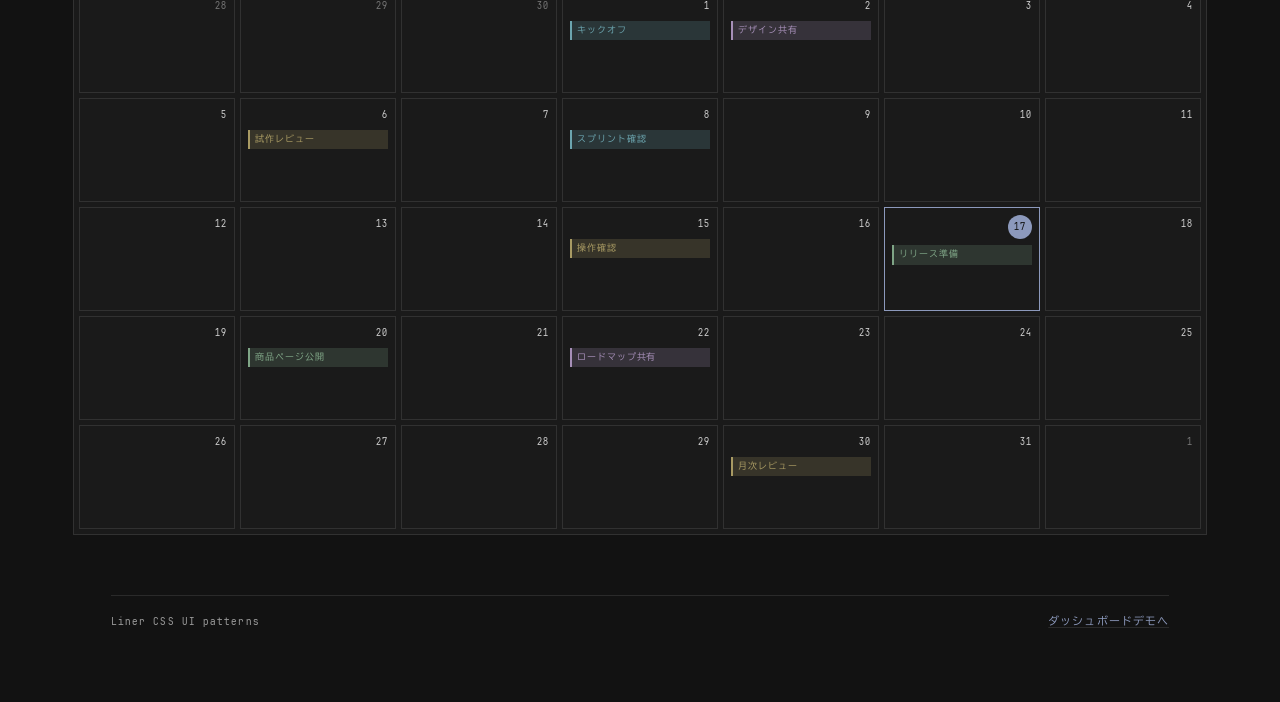
<file: ui-demo/components.html>
<!DOCTYPE html>
<html lang="ja">

<head>
    <meta charset="UTF-8" />
    <meta name="viewport" content="width=device-width, initial-scale=1.0" />
    <meta name="color-scheme" content="dark" />
    <title>UIパターン | Liner CSS</title>
    <link rel="stylesheet" href="../css/optimized/style.css" />
    <link rel="stylesheet" href="../css/optimized/layout.css" />
    <link rel="stylesheet" href="../css/optimized/ui.css" />
</head>

<body>
    <header class="ui-toolbar flex-row x-between y-center max-w-wide">
        <a class="ui-brand" href="../index.html">
            <span class="ui-brand-mark" aria-hidden="true">L</span>
            <span class="ui-brand-name">Liner CSS <small class="ui-brand-caption">UI PATTERNS</small></span>
        </a>
        <nav class="ui-toolbar-nav" aria-label="デモページ">
            <a href="dashboard.html">Dashboard</a>
            <a href="components.html" aria-current="page">UIパターン</a>
            <a href="projects.html">プロジェクト</a>
            <a href="inbox.html">受信トレイ</a>
            <a href="settings.html">設定</a>
        </nav>
    </header>

    <main class="layout-stack gap-2 py-2 layout-container-wide">
        <section class="layout-stack gap-1 m-0">
            <p class="ui-eyebrow">COMPONENT LIBRARY</p>
            <h1 class="ui-display-title">UIパターン</h1>
            <p class="ui-description">フォームや通知、データ一覧に加えて、タスクボードとカレンダーの表示例を確認できます。</p>
        </section>

        <section class="ui-divided-section" aria-labelledby="navigation-title">
            <div class="ui-heading-row">
                <div>
                    <p class="ui-eyebrow">01 / NAVIGATION</p>
                    <h2 class="ui-heading-title" id="navigation-title">ナビゲーション</h2>
                </div>
            </div>

            <div class="ui-panel">
                <nav class="ui-breadcrumbs" aria-label="パンくずリスト">
                    <a href="#navigation-title">ワークスペース</a>
                    <span aria-hidden="true">/</span>
                    <a href="#filters-title">プロジェクト</a>
                    <span aria-hidden="true">/</span>
                    <span aria-current="page">UIキット</span>
                </nav>

                <nav class="ui-tabs" aria-label="プロジェクトの表示切替">
                    <a class="ui-tab" href="#navigation-title" aria-current="page">概要</a>
                    <a class="ui-tab" href="#activity-title">アクティビティ <span class="ui-count">4</span></a>
                    <a class="ui-tab" href="#disclosure-title">設定</a>
                </nav>
            </div>
        </section>

        <section class="ui-divided-section" aria-labelledby="actions-title">
            <div class="ui-heading-row">
                <div>
                    <p class="ui-eyebrow">02 / ACTIONS</p>
                    <h2 class="ui-heading-title" id="actions-title">操作と状態</h2>
                </div>
                <span class="ui-badge ui-state--neutral">5 variants</span>
            </div>

            <div class="grid-2 tablet-grid-2 mobile-grid-1 m-0">
                <article class="ui-panel">
                    <h3 class="ui-panel-title">ボタン</h3>
                    <div class="ui-inline-group">
                        <button class="ui-button-primary" type="button">保存する</button>
                        <button class="ui-button-secondary" type="button">キャンセル</button>
                        <button class="ui-button-quiet" type="button">その他</button>
                        <button class="ui-button-danger" type="button">削除</button>
                        <button class="ui-icon-button" type="button" aria-label="その他の操作">•••</button>
                        <button type="button" disabled>無効</button>
                    </div>
                </article>

                <article class="ui-panel">
                    <h3 class="ui-panel-title">ステータス</h3>
                    <div class="ui-inline-group" aria-label="ステータスの例">
                        <span class="ui-badge ui-state--success">完了</span>
                        <span class="ui-badge ui-state--warning">確認待ち</span>
                        <span class="ui-badge ui-state--danger">エラー</span>
                        <span class="ui-badge ui-state--neutral">下書き</span>
                        <span class="ui-badge ui-state--info">新着</span>
                    </div>
                    <div class="ui-separated-row">
                        <span class="ui-helper-label">担当者</span>
                        <div class="ui-avatar-group" aria-label="担当者5名">
                            <span class="ui-avatar ui-avatar-blue" aria-hidden="true">葵</span>
                            <span class="ui-avatar ui-avatar-purple" aria-hidden="true">花</span>
                            <span class="ui-avatar ui-avatar-green" aria-hidden="true">陸</span>
                            <span class="ui-avatar ui-state--neutral">+2</span>
                        </div>
                    </div>
                </article>
            </div>
        </section>

        <section class="ui-divided-section" aria-labelledby="feedback-title">
            <div class="ui-heading-row">
                <div>
                    <p class="ui-eyebrow">03 / FEEDBACK</p>
                    <h2 class="ui-heading-title" id="feedback-title">通知とフィードバック</h2>
                </div>
            </div>

            <div class="grid-2 tablet-grid-2 mobile-grid-1 m-0">
                <div class="ui-alert ui-state--info" role="status">
                    <span class="ui-alert-mark" aria-hidden="true"></span>
                    <div><strong>変更を保存しました</strong><p>最新の内容がワークスペースに反映されています。</p></div>
                    <button class="ui-dismiss" type="button" aria-label="通知を閉じる">×</button>
                </div>
                <div class="ui-alert ui-state--warning" role="status">
                    <span class="ui-alert-mark" aria-hidden="true"></span>
                    <div><strong>確認が必要です</strong><p>請求先情報を確認してから続行してください。</p></div>
                    <button class="ui-dismiss" type="button" aria-label="通知を閉じる">×</button>
                </div>
                <div class="ui-alert ui-state--success" role="status">
                    <span class="ui-alert-mark" aria-hidden="true"></span>
                    <div><strong>同期が完了しました</strong><p>すべてのファイルが最新の状態です。</p></div>
                    <button class="ui-dismiss" type="button" aria-label="通知を閉じる">×</button>
                </div>
                <div class="ui-alert ui-state--danger" role="alert">
                    <span class="ui-alert-mark" aria-hidden="true"></span>
                    <div><strong>決済に失敗しました</strong><p>支払い方法を更新して再度お試しください。</p></div>
                    <button class="ui-dismiss" type="button" aria-label="通知を閉じる">×</button>
                </div>
                <div class="ui-toast" role="status">
                    <span class="ui-status-dot" aria-hidden="true"></span>
                    <span>エクスポートの準備ができました</span>
                    <a class="ui-more-link" href="#orders">ダウンロード</a>
                </div>
            </div>
        </section>

        <section class="ui-divided-section" aria-labelledby="filters-title">
            <div class="ui-heading-row">
                <div>
                    <p class="ui-eyebrow">04 / DATA</p>
                    <h2 class="ui-heading-title" id="filters-title">フィルターとデータ一覧</h2>
                </div>
                <button class="ui-button-secondary" type="button">CSVを書き出す</button>
            </div>

            <article class="ui-panel ui-panel--flush" id="orders">
                <form class="ui-filter-bar" action="#orders" method="get">
                    <label>
                        <span class="ui-helper-label">検索</span>
                        <input type="search" name="q" placeholder="注文番号または顧客名" />
                    </label>
                    <label>
                        <span class="ui-helper-label">ステータス</span>
                        <select name="status">
                            <option>すべて</option>
                            <option>処理中</option>
                            <option>完了</option>
                            <option>キャンセル</option>
                        </select>
                    </label>
                    <button class="ui-button-secondary" type="submit">絞り込む</button>
                </form>

                <div class="ui-scroll-x">
                    <table class="ui-data-table ui-data-table--selectable">
                        <caption>最近の注文</caption>
                        <thead>
                            <tr>
                                <th scope="col"><input type="checkbox" aria-label="すべて選択" /></th>
                                <th scope="col">注文</th>
                                <th scope="col">顧客</th>
                                <th scope="col">日付</th>
                                <th scope="col">金額</th>
                                <th scope="col">状態</th>
                                <th scope="col"><span class="visually-hidden">操作</span></th>
                            </tr>
                        </thead>
                        <tbody>
                            <tr>
                                <td><input type="checkbox" aria-label="注文 #10482 を選択" /></td>
                                <th scope="row">#10482</th>
                                <td>佐藤 葵</td>
                                <td><time datetime="2026-10-17">10月17日</time></td>
                                <td>¥24,800</td>
                                <td><span class="ui-badge ui-state--success">完了</span></td>
                                <td><button class="ui-icon-button" type="button" aria-label="#10482 の操作">•••</button></td>
                            </tr>
                            <tr>
                                <td><input type="checkbox" aria-label="注文 #10481 を選択" /></td>
                                <th scope="row">#10481</th>
                                <td>田中 花子</td>
                                <td><time datetime="2026-10-16">10月16日</time></td>
                                <td>¥8,400</td>
                                <td><span class="ui-badge ui-state--warning">処理中</span></td>
                                <td><button class="ui-icon-button" type="button" aria-label="#10481 の操作">•••</button></td>
                            </tr>
                            <tr>
                                <td><input type="checkbox" aria-label="注文 #10480 を選択" /></td>
                                <th scope="row">#10480</th>
                                <td>鈴木 陸</td>
                                <td><time datetime="2026-10-16">10月16日</time></td>
                                <td>¥16,200</td>
                                <td><span class="ui-badge ui-state--danger">要確認</span></td>
                                <td><button class="ui-icon-button" type="button" aria-label="#10480 の操作">•••</button></td>
                            </tr>
                        </tbody>
                    </table>
                </div>

                <nav class="ui-pagination" aria-label="ページ送り">
                    <span>全24件中 1〜3件</span>
                    <div>
                        <a class="ui-pagination-link" href="#previous" aria-label="前のページ">‹</a>
                        <a class="ui-pagination-link" href="#page-1" aria-current="page">1</a>
                        <a class="ui-pagination-link" href="#page-2">2</a>
                        <a class="ui-pagination-link" href="#page-3">3</a>
                        <span aria-hidden="true">…</span>
                        <a class="ui-pagination-link" href="#page-8">8</a>
                        <a class="ui-pagination-link" href="#next" aria-label="次のページ">›</a>
                    </div>
                </nav>
            </article>
        </section>

        <section class="ui-divided-section" aria-labelledby="activity-title">
            <div class="ui-heading-row">
                <div>
                    <p class="ui-eyebrow">05 / ACTIVITY</p>
                    <h2 class="ui-heading-title" id="activity-title">アクティビティ</h2>
                </div>
            </div>

            <div class="grid-2 tablet-grid-2 mobile-grid-1 m-0">
                <article class="ui-panel">
                    <h3 class="ui-panel-title">最近の更新</h3>
                    <ol class="ui-timeline">
                        <li class="ui-timeline-item">
                            <span class="ui-state--success" aria-hidden="true"></span>
                            <div><strong>請求書を送信しました</strong><p>佐藤 葵 <time datetime="2026-10-17T10:42">10:42</time></p></div>
                        </li>
                        <li class="ui-timeline-item">
                            <span class="ui-state--info" aria-hidden="true"></span>
                            <div><strong>新しいメンバーが参加しました</strong><p>田中 花子 <time datetime="2026-10-17T09:18">09:18</time></p></div>
                        </li>
                        <li class="ui-timeline-item">
                            <span class="ui-state--neutral" aria-hidden="true"></span>
                            <div><strong>プロジェクトを作成しました</strong><p>鈴木 陸 <time datetime="2026-10-16T16:05">昨日</time></p></div>
                        </li>
                    </ol>
                </article>

                <article class="ui-panel ui-empty-state">
                    <span class="ui-empty-mark" aria-hidden="true">＋</span>
                    <h3>まだタスクがありません</h3>
                    <p>最初のタスクを作成すると、ここに一覧が表示されます。</p>
                    <button class="ui-button-primary" type="button">タスクを作成</button>
                </article>
            </div>
        </section>

        <section class="ui-divided-section" aria-labelledby="disclosure-title">
            <div class="ui-heading-row">
                <div>
                    <p class="ui-eyebrow">06 / DISCLOSURE</p>
                    <h2 class="ui-heading-title" id="disclosure-title">詳細と進捗</h2>
                </div>
            </div>

            <div class="grid-2 tablet-grid-2 mobile-grid-1 m-0">
                <details class="ui-panel ui-accordion">
                    <summary>通知設定について</summary>
                    <p>重要な更新をメールで受け取る設定です。通知の種類は設定ページから変更できます。</p>
                </details>

                <article class="ui-panel layout-stack gap-1 m-0">
                    <div class="ui-heading-row ui-heading-row--compact"><strong>オンボーディング</strong><small>3 / 5</small></div>
                    <progress value="60" max="100" aria-label="オンボーディング 60%">60%</progress>
                    <p>あと2つのステップでセットアップが完了します。</p>
                </article>
            </div>
        </section>

        <section class="ui-divided-section" aria-labelledby="board-title">
            <div class="ui-heading-row">
                <div>
                    <p class="ui-eyebrow">07 / PROJECT BOARD</p>
                    <h2 class="ui-heading-title" id="board-title">カンバンボード</h2>
                </div>
                <button class="ui-button-primary" type="button">タスクを追加</button>
            </div>

            <div class="grid-4 tablet-grid-2 mobile-grid-1 gap-1 m-0" role="group" aria-label="プロジェクトの進行状況">
                <section class="ui-panel ui-panel--spacious layout-stack gap-1 m-0" aria-labelledby="planned-title">
                    <div class="ui-heading-row"><h3 class="ui-panel-title" id="planned-title">予定</h3><span class="ui-count">2</span></div>
                    <ul class="ui-task-list">
                        <li>
                            <article class="ui-task-card">
                                <div class="ui-inline-group x-between"><span class="ui-badge ui-state--info">デザイン</span><span class="ui-helper-label">WEB-24</span></div>
                                <h3>購入フローの画面構成</h3>
                                <p>商品詳細から注文完了までの導線を整理します。</p>
                                <div class="ui-task-card-meta"><span>佐藤 美咲</span><time datetime="2026-10-20">10月20日</time></div>
                            </article>
                        </li>
                        <li>
                            <article class="ui-task-card">
                                <div class="ui-inline-group x-between"><span class="ui-badge ui-state--purple">コンテンツ</span><span class="ui-helper-label">WEB-31</span></div>
                                <h3>メール認証の文言を見直す</h3>
                                <p>登録後の案内を短くわかりやすくします。</p>
                                <div class="ui-task-card-meta"><span>鈴木 葵</span><time datetime="2026-10-21">10月21日</time></div>
                            </article>
                        </li>
                    </ul>
                </section>

                <section class="ui-panel ui-panel--spacious layout-stack gap-1 m-0" aria-labelledby="active-title">
                    <div class="ui-heading-row"><h3 class="ui-panel-title" id="active-title">進行中</h3><span class="ui-count">2</span></div>
                    <ul class="ui-task-list">
                        <li>
                            <article class="ui-task-card">
                                <div class="ui-inline-group x-between"><span class="ui-badge ui-state--warning">開発</span><span class="ui-helper-label">WEB-18</span></div>
                                <h3>商品詳細ページを実装</h3>
                                <p>仕様に沿って商品情報と購入操作を組み立てます。</p>
                                <div class="ui-task-card-meta"><span>高橋 健太</span><span>進捗 72%</span></div>
                            </article>
                        </li>
                        <li>
                            <article class="ui-task-card">
                                <div class="ui-inline-group x-between"><span class="ui-badge ui-state--info">デザイン</span><span class="ui-helper-label">WEB-22</span></div>
                                <h3>カート画面のレビュー反映</h3>
                                <p>チームのコメントを確認してレイアウトを調整します。</p>
                                <div class="ui-task-card-meta"><span>伊藤 亮</span><time datetime="2026-10-23">10月23日</time></div>
                            </article>
                        </li>
                    </ul>
                </section>

                <section class="ui-panel ui-panel--spacious layout-stack gap-1 m-0" aria-labelledby="review-title">
                    <div class="ui-heading-row"><h3 class="ui-panel-title" id="review-title">レビュー</h3><span class="ui-count">2</span></div>
                    <ul class="ui-task-list">
                        <li>
                            <article class="ui-task-card">
                                <div class="ui-inline-group x-between"><span class="ui-badge ui-state--warning">確認待ち</span><span class="ui-helper-label">WEB-12</span></div>
                                <h3>注文完了画面の操作確認</h3>
                                <p>キーボードでの操作と読み上げを確認します。</p>
                                <div class="ui-task-card-meta"><span>山田 花子</span><time datetime="2026-10-19">10月19日</time></div>
                            </article>
                        </li>
                        <li>
                            <article class="ui-task-card">
                                <div class="ui-inline-group x-between"><span class="ui-badge ui-state--info">デザイン</span><span class="ui-helper-label">WEB-15</span></div>
                                <h3>モバイルナビゲーション</h3>
                                <p>狭い画面での項目の並びをレビューします。</p>
                                <div class="ui-task-card-meta"><span>佐藤 美咲</span><time datetime="2026-10-19">10月19日</time></div>
                            </article>
                        </li>
                    </ul>
                </section>

                <section class="ui-panel ui-panel--spacious layout-stack gap-1 m-0" aria-labelledby="done-title">
                    <div class="ui-heading-row"><h3 class="ui-panel-title" id="done-title">完了</h3><span class="ui-count">2</span></div>
                    <ul class="ui-task-list">
                        <li>
                            <article class="ui-task-card">
                                <div class="ui-inline-group x-between"><span class="ui-badge ui-state--success">完了</span><span class="ui-helper-label">WEB-08</span></div>
                                <h3>商品一覧のワイヤーフレーム</h3>
                                <p>一覧表示と絞り込みの基本構成を確定しました。</p>
                                <div class="ui-task-card-meta"><span>鈴木 葵</span><time datetime="2026-10-15">10月15日</time></div>
                            </article>
                        </li>
                        <li>
                            <article class="ui-task-card">
                                <div class="ui-inline-group x-between"><span class="ui-badge ui-state--success">完了</span><span class="ui-helper-label">WEB-10</span></div>
                                <h3>カラーパレットの整理</h3>
                                <p>状態表示で使う色を共通変数にまとめました。</p>
                                <div class="ui-task-card-meta"><span>高橋 健太</span><time datetime="2026-10-14">10月14日</time></div>
                            </article>
                        </li>
                    </ul>
                </section>
            </div>
        </section>

        <section class="ui-divided-section" aria-labelledby="calendar-title">
            <div class="ui-heading-row">
                <div>
                    <p class="ui-eyebrow">08 / CALENDAR</p>
                    <h2 class="ui-heading-title" id="calendar-title">カレンダー</h2>
                </div>
                <div class="ui-action-group">
                    <button class="ui-button-secondary" type="button" aria-label="前月">前月</button>
                    <strong>2026年10月</strong>
                    <button class="ui-button-secondary" type="button" aria-label="次月">次月</button>
                </div>
            </div>

            <article class="ui-panel ui-panel--flush">
                <div class="ui-heading-row p-1">
                    <nav class="ui-tabs" aria-label="カレンダーの表示">
                        <a class="ui-tab" href="#calendar-grid" aria-current="page">月</a>
                        <a class="ui-tab" href="#calendar-grid">週</a>
                        <a class="ui-tab" href="#calendar-grid">日</a>
                    </nav>
                    <button class="ui-button-quiet" type="button">今日</button>
                </div>
                <div class="ui-scroll-x" id="calendar-grid">
                    <table class="ui-calendar" aria-label="2026年10月のチーム予定">
                        <thead>
                            <tr>
                                <th scope="col">月</th><th scope="col">火</th><th scope="col">水</th><th scope="col">木</th><th scope="col">金</th><th scope="col">土</th><th scope="col">日</th>
                            </tr>
                        </thead>
                        <tbody>
                            <tr>
                                <td><div class="ui-calendar-day ui-calendar-day--muted"><time datetime="2026-09-28">28</time></div></td>
                                <td><div class="ui-calendar-day ui-calendar-day--muted"><time datetime="2026-09-29">29</time></div></td>
                                <td><div class="ui-calendar-day ui-calendar-day--muted"><time datetime="2026-09-30">30</time></div></td>
                                <td><div class="ui-calendar-day"><time datetime="2026-10-01">1</time></div><div class="ui-calendar-events"><span class="ui-calendar-event ui-state--info">キックオフ</span></div></td>
                                <td><div class="ui-calendar-day"><time datetime="2026-10-02">2</time></div><div class="ui-calendar-events"><span class="ui-calendar-event ui-state--purple">デザイン共有</span></div></td>
                                <td><div class="ui-calendar-day"><time datetime="2026-10-03">3</time></div></td>
                                <td><div class="ui-calendar-day"><time datetime="2026-10-04">4</time></div></td>
                            </tr>
                            <tr>
                                <td><div class="ui-calendar-day"><time datetime="2026-10-05">5</time></div></td>
                                <td><div class="ui-calendar-day"><time datetime="2026-10-06">6</time></div><div class="ui-calendar-events"><span class="ui-calendar-event ui-state--warning">試作レビュー</span></div></td>
                                <td><div class="ui-calendar-day"><time datetime="2026-10-07">7</time></div></td>
                                <td><div class="ui-calendar-day"><time datetime="2026-10-08">8</time></div><div class="ui-calendar-events"><span class="ui-calendar-event ui-state--info">スプリント確認</span></div></td>
                                <td><div class="ui-calendar-day"><time datetime="2026-10-09">9</time></div></td>
                                <td><div class="ui-calendar-day"><time datetime="2026-10-10">10</time></div></td>
                                <td><div class="ui-calendar-day"><time datetime="2026-10-11">11</time></div></td>
                            </tr>
                            <tr>
                                <td><div class="ui-calendar-day"><time datetime="2026-10-12">12</time></div></td>
                                <td><div class="ui-calendar-day"><time datetime="2026-10-13">13</time></div></td>
                                <td><div class="ui-calendar-day"><time datetime="2026-10-14">14</time></div></td>
                                <td><div class="ui-calendar-day"><time datetime="2026-10-15">15</time></div><div class="ui-calendar-events"><span class="ui-calendar-event ui-state--warning">操作確認</span></div></td>
                                <td><div class="ui-calendar-day"><time datetime="2026-10-16">16</time></div></td>
                                <td class="ui-calendar-cell ui-calendar-cell--today"><div class="ui-calendar-day"><time datetime="2026-10-17" aria-current="date">17</time></div><div class="ui-calendar-events"><span class="ui-calendar-event ui-state--success">リリース準備</span></div></td>
                                <td><div class="ui-calendar-day"><time datetime="2026-10-18">18</time></div></td>
                            </tr>
                            <tr>
                                <td><div class="ui-calendar-day"><time datetime="2026-10-19">19</time></div></td>
                                <td><div class="ui-calendar-day"><time datetime="2026-10-20">20</time></div><div class="ui-calendar-events"><span class="ui-calendar-event ui-state--success">商品ページ公開</span></div></td>
                                <td><div class="ui-calendar-day"><time datetime="2026-10-21">21</time></div></td>
                                <td><div class="ui-calendar-day"><time datetime="2026-10-22">22</time></div><div class="ui-calendar-events"><span class="ui-calendar-event ui-state--purple">ロードマップ共有</span></div></td>
                                <td><div class="ui-calendar-day"><time datetime="2026-10-23">23</time></div></td>
                                <td><div class="ui-calendar-day"><time datetime="2026-10-24">24</time></div></td>
                                <td><div class="ui-calendar-day"><time datetime="2026-10-25">25</time></div></td>
                            </tr>
                            <tr>
                                <td><div class="ui-calendar-day"><time datetime="2026-10-26">26</time></div></td>
                                <td><div class="ui-calendar-day"><time datetime="2026-10-27">27</time></div></td>
                                <td><div class="ui-calendar-day"><time datetime="2026-10-28">28</time></div></td>
                                <td><div class="ui-calendar-day"><time datetime="2026-10-29">29</time></div></td>
                                <td><div class="ui-calendar-day"><time datetime="2026-10-30">30</time></div><div class="ui-calendar-events"><span class="ui-calendar-event ui-state--warning">月次レビュー</span></div></td>
                                <td><div class="ui-calendar-day"><time datetime="2026-10-31">31</time></div></td>
                                <td><div class="ui-calendar-day ui-calendar-day--muted"><time datetime="2026-11-01">1</time></div></td>
                            </tr>
                        </tbody>
                    </table>
                </div>
            </article>
        </section>

        <footer class="ui-toolbar ui-toolbar--bottom flex-row x-between y-center max-w-wide">
            <span>Liner CSS UI patterns</span>
            <a href="dashboard.html">ダッシュボードデモへ</a>
        </footer>
    </main>
</body>

</html>
</file>
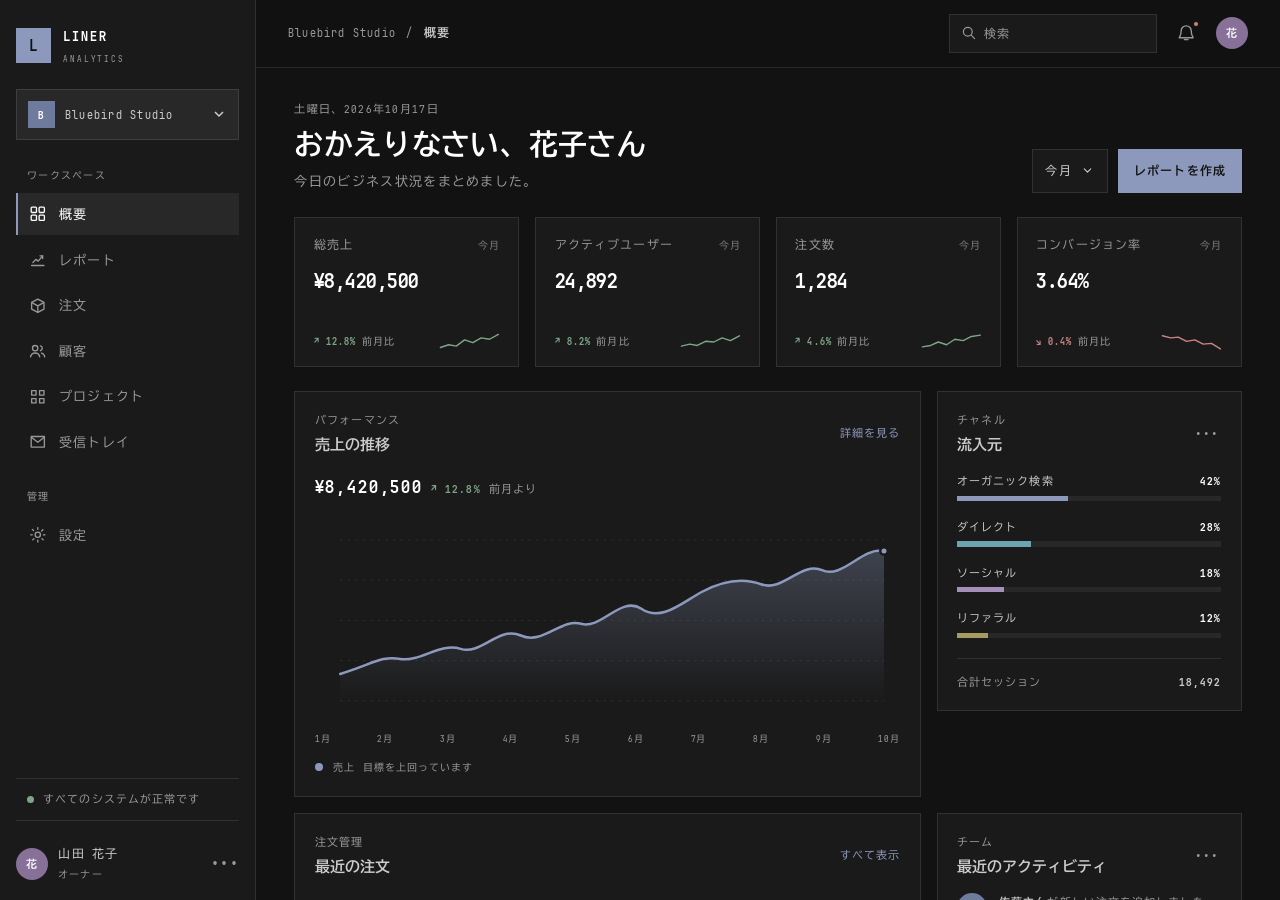
<file: ui-demo/dashboard.html>
<!DOCTYPE html>
<html lang="ja">

<head>
    <meta charset="UTF-8" />
    <meta name="viewport" content="width=device-width, initial-scale=1.0, viewport-fit=cover" />
    <meta name="color-scheme" content="dark" />
    <meta name="theme-color" content="#121212" />
    <title>ダッシュボード | Liner UI Demo</title>
    <link rel="stylesheet" href="../css/optimized/style.css" />
    <link rel="stylesheet" href="../css/optimized/layout.css" />
    <link rel="stylesheet" href="../css/optimized/ui.css" />
</head>

<body>
    <div class="ui-app-shell">
        <aside class="ui-sidebar h-screen" aria-label="ダッシュボードサイドバー">
            <a class="ui-brand" href="dashboard.html">
                <span class="ui-brand-mark" aria-hidden="true">L</span>
                <span class="ui-brand-name">LINER<small class="ui-brand-caption">ANALYTICS</small></span>
            </a>

            <div class="ui-workspace-switcher min-w-0">
                <span class="ui-avatar ui-avatar--square ui-avatar-blue" aria-hidden="true">B</span>
                <span class="ui-truncate">Bluebird Studio</span>
                <svg class="ui-workspace-icon" viewBox="0 0 16 16" aria-hidden="true">
                    <path d="m4 6 4 4 4-4" />
                </svg>
            </div>

            <nav class="ui-sidebar-nav" aria-label="メインナビゲーション">
                <span class="ui-nav-caption">ワークスペース</span>
                <a class="ui-nav-link" href="#overview" aria-current="page">
                    <svg class="ui-nav-icon" viewBox="0 0 20 20" aria-hidden="true">
                        <rect x="2.5" y="2.5" width="6" height="6" rx="1" />
                        <rect x="11.5" y="2.5" width="6" height="6" rx="1" />
                        <rect x="2.5" y="11.5" width="6" height="6" rx="1" />
                        <rect x="11.5" y="11.5" width="6" height="6" rx="1" />
                    </svg>
                    <span>概要</span>
                </a>
                <a class="ui-nav-link" href="#reports">
                    <svg class="ui-nav-icon" viewBox="0 0 20 20" aria-hidden="true">
                        <path d="M3 16.5h14M4.5 13l3.3-3.5 2.7 2 5-6" />
                        <path d="M12.5 5.5h3v3" />
                    </svg>
                    <span>レポート</span>
                </a>
                <a class="ui-nav-link" href="#orders">
                    <svg class="ui-nav-icon" viewBox="0 0 20 20" aria-hidden="true">
                        <path d="m10 2.5 7 3.7v7.6l-7 3.7-7-3.7V6.2l7-3.7Z" />
                        <path d="m3.3 6.4 6.7 3.7 6.7-3.7M10 10.1v7.1" />
                    </svg>
                    <span>注文</span>
                </a>
                <a class="ui-nav-link" href="#customers">
                    <svg class="ui-nav-icon" viewBox="0 0 20 20" aria-hidden="true">
                        <circle cx="7" cy="7" r="3" />
                        <path d="M1.8 17c.5-3 2.2-4.5 5.2-4.5s4.7 1.5 5.2 4.5M13 4.5a2.8 2.8 0 0 1 0 5.4m1.2 2.8c2.1.4 3.3 1.8 3.7 4.3" />
                    </svg>
                    <span>顧客</span>
                </a>
                <a class="ui-nav-link" href="projects.html">
                    <svg class="ui-nav-icon" viewBox="0 0 20 20" aria-hidden="true">
                        <rect x="3" y="3" width="5" height="5" />
                        <rect x="12" y="3" width="5" height="5" />
                        <rect x="3" y="12" width="5" height="5" />
                        <rect x="12" y="12" width="5" height="5" />
                    </svg>
                    <span>プロジェクト</span>
                </a>
                <a class="ui-nav-link" href="inbox.html">
                    <svg class="ui-nav-icon" viewBox="0 0 20 20" aria-hidden="true">
                        <rect x="2.5" y="4" width="15" height="12" />
                        <path d="m3 5 7 5.5L17 5" />
                    </svg>
                    <span>受信トレイ</span>
                </a>

                <span class="ui-nav-caption">管理</span>
                <a class="ui-nav-link" href="settings.html">
                    <svg class="ui-nav-icon" viewBox="0 0 20 20" aria-hidden="true">
                        <circle cx="10" cy="10" r="3" />
                        <path d="M10 1.8v2M10 16.2v2M18.2 10h-2M3.8 10h-2m14-5.8-1.4 1.4m-8.8 8.8-1.4 1.4m12 0-1.4-1.4M5.2 5.2 3.8 3.8" />
                    </svg>
                    <span>設定</span>
                </a>
            </nav>

            <div class="ui-status-summary">
                <span class="ui-status-dot" aria-hidden="true"></span>
                <span>すべてのシステムが正常です</span>
            </div>

            <a class="ui-profile-menu" href="#profile">
                <span class="ui-avatar ui-avatar-purple" aria-hidden="true">花</span>
                <span class="ui-profile-details">山田 花子<small>オーナー</small></span>
                <span aria-hidden="true">•••</span>
            </a>
        </aside>

        <main class="ui-app-main min-w-0" id="overview">
            <header class="ui-topbar">
                <div class="ui-context-line">
                    <span>Bluebird Studio</span>
                    <span aria-hidden="true">/</span>
                    <strong>概要</strong>
                </div>

                <div class="ui-action-group">
                    <form class="ui-search-field" role="search">
                        <label class="visually-hidden" for="dashboard-search">ダッシュボードを検索</label>
                        <svg class="ui-search-icon" viewBox="0 0 20 20" aria-hidden="true">
                            <circle cx="8.5" cy="8.5" r="5.5" />
                            <path d="m13 13 4 4" />
                        </svg>
                        <input class="ui-search-input" id="dashboard-search" type="search" placeholder="検索" />
                    </form>

                    <button class="ui-icon-button ui-icon-button--large" type="button" aria-label="通知">
                        <svg viewBox="0 0 20 20" aria-hidden="true">
                            <path d="M15.5 7.5a5.5 5.5 0 0 0-11 0c0 6-2 6-2 7.5h15c0-1.5-2-1.5-2-7.5ZM8 17h4" />
                        </svg>
                        <span class="ui-notification-dot" aria-hidden="true"></span>
                    </button>

                    <a class="ui-avatar ui-avatar-purple" href="#profile" aria-label="山田 花子のプロフィール">花</a>
                </div>
            </header>

            <div class="ui-content-stack--wide">
                <section class="ui-heading-row ui-heading-row--end" aria-labelledby="page-title">
                    <div>
                        <p class="ui-eyebrow">土曜日、2026年10月17日</p>
                        <h1 class="ui-display-title" id="page-title">おかえりなさい、花子さん</h1>
                        <p class="ui-description">今日のビジネス状況をまとめました。</p>
                    </div>
                    <div class="ui-action-group">
                        <button class="ui-dropdown-trigger" type="button">
                            今月
                        </button>
                        <button class="ui-button-primary ui-button--large" type="button">レポートを作成</button>
                    </div>
                </section>

                <section class="grid-4 tablet-grid-2 mobile-grid-2 gap-1 m-0" aria-label="主要指標">
                    <article class="ui-stat-card min-w-0">
                        <div><span>総売上</span><span>今月</span></div>
                        <strong>¥8,420,500</strong>
                        <div>
                            <span class="ui-trend ui-state--success"><span aria-hidden="true">↗</span> 12.8%</span>
                            <span>前月比</span>
                            <svg class="ui-sparkline" viewBox="0 0 88 28" aria-hidden="true">
                                <path d="M2 22 14 18 25 20 37 11 49 15 61 8 73 10 86 3" />
                            </svg>
                        </div>
                    </article>

                    <article class="ui-stat-card min-w-0">
                        <div><span>アクティブユーザー</span><span>今月</span></div>
                        <strong>24,892</strong>
                        <div>
                            <span class="ui-trend ui-state--success"><span aria-hidden="true">↗</span> 8.2%</span>
                            <span>前月比</span>
                            <svg class="ui-sparkline" viewBox="0 0 88 28" aria-hidden="true">
                                <path d="M2 20 14 17 25 19 37 13 49 14 61 8 73 12 86 5" />
                            </svg>
                        </div>
                    </article>

                    <article class="ui-stat-card min-w-0">
                        <div><span>注文数</span><span>今月</span></div>
                        <strong>1,284</strong>
                        <div>
                            <span class="ui-trend ui-state--success"><span aria-hidden="true">↗</span> 4.6%</span>
                            <span>前月比</span>
                            <svg class="ui-sparkline" viewBox="0 0 88 28" aria-hidden="true">
                                <path d="M2 21 14 19 25 14 37 18 49 10 61 12 73 6 86 4" />
                            </svg>
                        </div>
                    </article>

                    <article class="ui-stat-card min-w-0">
                        <div><span>コンバージョン率</span><span>今月</span></div>
                        <strong>3.64%</strong>
                        <div>
                            <span class="ui-trend ui-state--danger"><span aria-hidden="true">↘</span> 0.4%</span>
                            <span>前月比</span>
                            <svg class="ui-sparkline ui-state--danger" viewBox="0 0 88 28" aria-hidden="true">
                                <path d="m2 5 12 3 11-1 12 6 12-2 12 6 12-1 13 8" />
                            </svg>
                        </div>
                    </article>
                </section>

                <section class="grid-12 gap-1 m-0 y-start" aria-label="分析と最近の活動">
                    <article class="ui-panel ui-panel--spacious min-w-0 col-span-8 tablet-col-span-5 mobile-col-span-full" id="reports">
                        <div class="ui-heading-row">
                            <div>
                                <p class="ui-eyebrow">パフォーマンス</p>
                                <h2 class="ui-panel-title">売上の推移</h2>
                            </div>
                            <a class="ui-more-link" href="#reports">詳細を見る</a>
                        </div>

                        <div class="ui-chart-summary">
                            <strong>¥8,420,500</strong>
                            <span class="ui-trend ui-state--success"><span aria-hidden="true">↗</span> 12.8%</span>
                            <span>前月より</span>
                        </div>

                        <figure class="ui-chart">
                            <svg viewBox="0 0 700 250" role="img" aria-labelledby="revenue-chart-title revenue-chart-description">
                                <title id="revenue-chart-title">月間売上の推移</title>
                                <desc id="revenue-chart-description">1月から10月にかけて売上が全体的に増加しています。</desc>
                                <defs>
                                    <linearGradient id="revenue-fill" x1="0" y1="0" x2="0" y2="1">
                                        <stop offset="0%" stop-color="var(--color-accent-1)" stop-opacity="0.32" />
                                        <stop offset="100%" stop-color="var(--color-accent-1)" stop-opacity="0" />
                                    </linearGradient>
                                </defs>
                                <g class="ui-chart-grid-lines">
                                    <path d="M30 30H680M30 78H680M30 126H680M30 174H680M30 222H680" />
                                </g>
                                <path class="ui-chart-area" d="M30 190 C70 178 78 168 102 172 S150 152 174 160 S220 132 246 144 S294 123 318 130 S366 96 390 112 S438 105 462 92 S510 74 534 83 S582 55 606 66 S654 38 680 43 V222 H30Z" />
                                <path class="ui-chart-line" d="M30 190 C70 178 78 168 102 172 S150 152 174 160 S220 132 246 144 S294 123 318 130 S366 96 390 112 S438 105 462 92 S510 74 534 83 S582 55 606 66 S654 38 680 43" />
                                <circle class="ui-chart-point" cx="680" cy="43" r="4.5" />
                            </svg>
                            <figcaption class="ui-chart-axis-labels"><span>1月</span><span>2月</span><span>3月</span><span>4月</span><span>5月</span><span>6月</span><span>7月</span><span>8月</span><span>9月</span><span>10月</span></figcaption>
                        </figure>

                        <div class="ui-chart-legend"><span><i aria-hidden="true"></i> 売上</span><span>目標を上回っています</span></div>
                    </article>

                    <article class="ui-panel ui-panel--spacious min-w-0 col-span-4 tablet-col-span-3 mobile-col-span-full" id="customers">
                        <div class="ui-heading-row">
                            <div>
                                <p class="ui-eyebrow">チャネル</p>
                                <h2 class="ui-panel-title">流入元</h2>
                            </div>
                            <button class="ui-icon-button ui-icon-button--small" type="button" aria-label="流入元のその他の操作">•••</button>
                        </div>

                        <div class="layout-stack gap-1 m-0">
                            <div>
                                <div class="ui-value-row ui-value-row--small"><span>オーガニック検索</span><strong>42%</strong></div>
                                <progress class="ui-progress-bar" value="42" max="100" aria-label="オーガニック検索 42%">42%</progress>
                            </div>
                            <div>
                                <div class="ui-value-row ui-value-row--small"><span>ダイレクト</span><strong>28%</strong></div>
                                <progress class="ui-progress-bar ui-state--info" value="28" max="100" aria-label="ダイレクト 28%">28%</progress>
                            </div>
                            <div>
                                <div class="ui-value-row ui-value-row--small"><span>ソーシャル</span><strong>18%</strong></div>
                                <progress class="ui-progress-bar ui-state--purple" value="18" max="100" aria-label="ソーシャル 18%">18%</progress>
                            </div>
                            <div>
                                <div class="ui-value-row ui-value-row--small"><span>リファラル</span><strong>12%</strong></div>
                                <progress class="ui-progress-bar ui-state--warning" value="12" max="100" aria-label="リファラル 12%">12%</progress>
                            </div>
                        </div>

                        <div class="ui-value-row ui-value-row--divider"><span>合計セッション</span><strong>18,492</strong></div>
                    </article>

                    <article class="ui-panel ui-panel--spacious min-w-0 col-span-8 tablet-col-span-5 mobile-col-span-full" id="orders">
                        <div class="ui-heading-row">
                            <div>
                                <p class="ui-eyebrow">注文管理</p>
                                <h2 class="ui-panel-title">最近の注文</h2>
                            </div>
                            <a class="ui-more-link" href="#orders">すべて表示</a>
                        </div>

                        <div class="ui-scroll-x">
                            <table class="ui-data-table ui-data-table--compact">
                                <thead>
                                    <tr>
                                        <th scope="col">注文</th>
                                        <th scope="col">顧客</th>
                                        <th scope="col">状態</th>
                                        <th scope="col">金額</th>
                                    </tr>
                                </thead>
                                <tbody>
                                    <tr>
                                        <th scope="row">#ORD-2841</th>
                                        <td>佐藤 美咲</td>
                                        <td><span class="ui-badge ui-state--success">完了</span></td>
                                        <td>¥24,800</td>
                                    </tr>
                                    <tr>
                                        <th scope="row">#ORD-2840</th>
                                        <td>高橋 健太</td>
                                        <td><span class="ui-badge ui-state--warning">処理中</span></td>
                                        <td>¥12,400</td>
                                    </tr>
                                    <tr>
                                        <th scope="row">#ORD-2839</th>
                                        <td>鈴木 葵</td>
                                        <td><span class="ui-badge ui-state--success">完了</span></td>
                                        <td>¥8,900</td>
                                    </tr>
                                    <tr>
                                        <th scope="row">#ORD-2838</th>
                                        <td>田中 翔</td>
                                        <td><span class="ui-badge ui-state--neutral">キャンセル</span></td>
                                        <td>¥16,200</td>
                                    </tr>
                                </tbody>
                            </table>
                        </div>
                    </article>

                    <article class="ui-panel ui-panel--spacious min-w-0 col-span-4 tablet-col-span-3 mobile-col-span-full">
                        <div class="ui-heading-row">
                            <div>
                                <p class="ui-eyebrow">チーム</p>
                                <h2 class="ui-panel-title">最近のアクティビティ</h2>
                            </div>
                            <button class="ui-icon-button ui-icon-button--small" type="button" aria-label="アクティビティのその他の操作">•••</button>
                        </div>

                        <ol class="ui-feed">
                            <li class="ui-feed-item">
                                <span class="ui-avatar ui-avatar-blue ui-avatar--small" aria-hidden="true">美</span>
                                <div><strong>佐藤さん</strong>が新しい注文を追加しました<time datetime="2026-10-17T10:42">12分前</time></div>
                            </li>
                            <li class="ui-feed-item">
                                <span class="ui-avatar ui-avatar-purple ui-avatar--small" aria-hidden="true">健</span>
                                <div><strong>高橋さん</strong>が月次レポートを共有しました<time datetime="2026-10-17T10:16">38分前</time></div>
                            </li>
                            <li class="ui-feed-item">
                                <span class="ui-avatar ui-avatar-green ui-avatar--small" aria-hidden="true">葵</span>
                                <div><strong>鈴木さん</strong>が顧客情報を更新しました<time datetime="2026-10-17T09:51">1時間前</time></div>
                            </li>
                        </ol>

                        <a class="ui-more-link ui-more-link--divider" href="#activity">すべてのアクティビティを見る</a>
                    </article>
                </section>

                <footer class="ui-footer-row">
                    <span>最終更新: 2分前</span>
                    <span>データはデモ用です</span>
                </footer>
            </div>
        </main>

        <nav class="ui-mobile-nav" aria-label="ワークスペース">
            <a href="dashboard.html#overview" aria-current="page"><span class="ui-mobile-nav-icon" style="--ui-mobile-icon: url('../static/icons/layout-dashboard.svg')" aria-hidden="true"></span><span>概要</span></a>
            <a href="projects.html#page-title"><span class="ui-mobile-nav-icon" style="--ui-mobile-icon: url('../static/icons/folder.svg')" aria-hidden="true"></span><span>プロジェクト</span></a>
            <a href="inbox.html#page-title"><span class="ui-mobile-nav-icon" style="--ui-mobile-icon: url('../static/icons/message-2.svg')" aria-hidden="true"></span><span>受信トレイ</span></a>
            <a href="settings.html#page-title"><span class="ui-mobile-nav-icon" style="--ui-mobile-icon: url('../static/icons/settings.svg')" aria-hidden="true"></span><span>設定</span></a>
        </nav>
    </div>
</body>

</html>
</file>
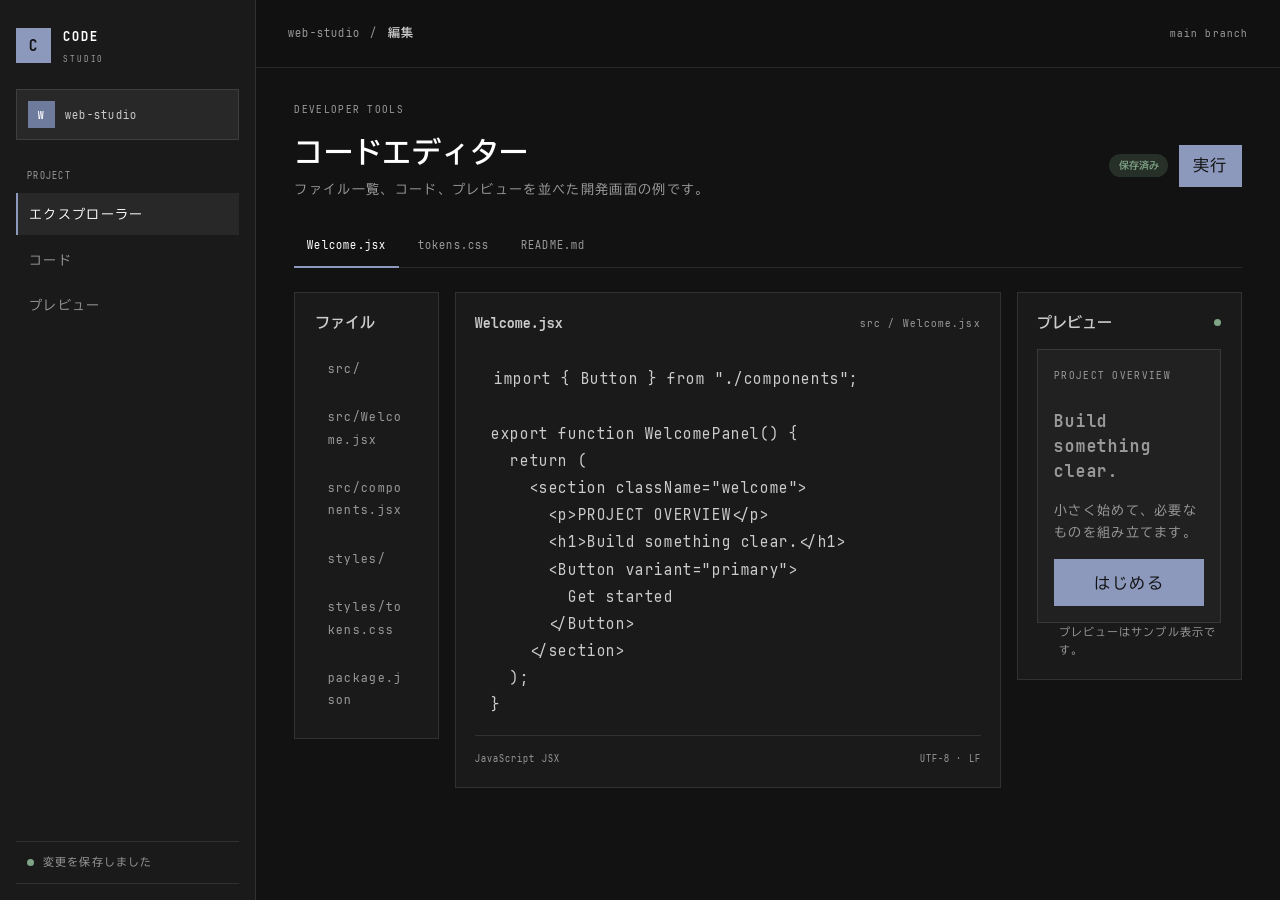
<file: ui-demo/editor.html>
<!DOCTYPE html>
<html lang="ja">

<head>
    <meta charset="UTF-8" />
    <meta name="viewport" content="width=device-width, initial-scale=1.0, viewport-fit=cover" />
    <meta name="color-scheme" content="dark" />
    <meta name="theme-color" content="#121212" />
    <title>コードエディター | Liner UI Demo</title>
    <link rel="stylesheet" href="../css/optimized/style.css" />
    <link rel="stylesheet" href="../css/optimized/layout.css" />
    <link rel="stylesheet" href="../css/optimized/ui.css" />
</head>

<body>
    <div class="ui-app-shell">
        <aside class="ui-sidebar h-screen" aria-label="CODE STUDIO">
            <a class="ui-brand" href="#page-title"><span class="ui-brand-mark" aria-hidden="true">C</span><span class="ui-brand-name">CODE<small class="ui-brand-caption">STUDIO</small></span></a>
            <div class="ui-workspace-switcher min-w-0"><span class="ui-avatar ui-avatar--square ui-avatar-blue" aria-hidden="true">W</span><span class="ui-truncate">web-studio</span></div>
            <nav class="ui-sidebar-nav" aria-label="プロジェクト">
                <span class="ui-nav-caption">PROJECT</span>
                <a class="ui-nav-link" href="#files" aria-current="page">エクスプローラー</a>
                <a class="ui-nav-link" href="#editor">コード</a>
                <a class="ui-nav-link" href="#preview">プレビュー</a>
            </nav>
            <div class="ui-status-summary"><span class="ui-status-dot" aria-hidden="true"></span><span>変更を保存しました</span></div>
        </aside>

        <main class="ui-app-main min-w-0">
            <header class="ui-topbar"><div class="ui-context-line"><span>web-studio</span><span aria-hidden="true">/</span><strong>編集</strong></div><div class="ui-action-group"><span class="ui-helper-label">main branch</span></div></header>
            <div class="ui-content-stack--wide">
        <section class="layout-stack gap-half m-0">
            <p class="ui-eyebrow">DEVELOPER TOOLS</p>
            <div class="ui-heading-row">
                <div>
                    <h1 class="ui-display-title" id="page-title">コードエディター</h1>
                    <p class="ui-description">ファイル一覧、コード、プレビューを並べた開発画面の例です。</p>
                </div>
                <div class="ui-action-group"><span class="ui-badge ui-state--success">保存済み</span><button class="ui-button-primary" type="button">実行</button></div>
            </div>
        </section>

        <nav class="ui-tabs" aria-label="開いているファイル">
            <a class="ui-tab" href="#editor" aria-current="page">Welcome.jsx</a>
            <a class="ui-tab" href="#files">tokens.css</a>
            <a class="ui-tab" href="#preview">README.md</a>
        </nav>

        <section class="grid-12 gap-1 m-0 y-start" aria-label="エディター">
            <aside class="ui-panel ui-panel--spacious col-span-2 tablet-col-span-8 mobile-col-span-full" id="files">
                <h2 class="ui-panel-title">ファイル</h2>
                <nav class="layout-stack gap-half m-0" aria-label="プロジェクトファイル">
                    <a class="ui-nav-link" href="#editor">src/</a>
                    <a class="ui-nav-link" href="#editor">src/Welcome.jsx</a>
                    <a class="ui-nav-link" href="#editor">src/components.jsx</a>
                    <a class="ui-nav-link" href="#editor">styles/</a>
                    <a class="ui-nav-link" href="#editor">styles/tokens.css</a>
                    <a class="ui-nav-link" href="#editor">package.json</a>
                </nav>
            </aside>

            <article class="ui-panel ui-panel--spacious col-span-7 tablet-col-span-5 mobile-col-span-full" id="editor">
                <div class="ui-heading-row">
                    <h2 class="ui-panel-title">Welcome.jsx</h2>
                    <span class="ui-helper-label">src / Welcome.jsx</span>
                </div>
                <pre class="m-0"><code>import { Button } from "./components";

export function WelcomePanel() {
  return (
    &lt;section className="welcome"&gt;
      &lt;p&gt;PROJECT OVERVIEW&lt;/p&gt;
      &lt;h1&gt;Build something clear.&lt;/h1&gt;
      &lt;Button variant="primary"&gt;
        Get started
      &lt;/Button&gt;
    &lt;/section&gt;
  );
}</code></pre>
                <div class="ui-footer-row"><span>JavaScript JSX</span><span>UTF-8 · LF</span></div>
            </article>

            <aside class="ui-panel ui-panel--spacious col-span-3 tablet-col-span-3 mobile-col-span-full" id="preview">
                <div class="ui-heading-row"><h2 class="ui-panel-title">プレビュー</h2><span class="ui-status-dot" aria-label="接続中"></span></div>
                <article class="card layout-stack gap-1 m-0">
                    <p class="ui-eyebrow">PROJECT OVERVIEW</p>
                    <h3 class="ui-heading-title">Build something clear.</h3>
                    <p class="ui-description">小さく始めて、必要なものを組み立てます。</p>
                    <button class="ui-button-primary" type="button">はじめる</button>
                </article>
                <p class="ui-helper-label">プレビューはサンプル表示です。</p>
            </aside>
        </section>

            </div>
        </main>

        <nav class="ui-mobile-nav" aria-label="コードエディター">
            <a href="#files" aria-current="page"><span class="ui-mobile-nav-icon" style="--ui-mobile-icon: url('../static/icons/folder.svg')" aria-hidden="true"></span><span>ファイル</span></a>
            <a href="#editor"><span class="ui-mobile-nav-icon" style="--ui-mobile-icon: url('../static/icons/code.svg')" aria-hidden="true"></span><span>コード</span></a>
            <a href="#preview"><span class="ui-mobile-nav-icon" style="--ui-mobile-icon: url('../static/icons/eye.svg')" aria-hidden="true"></span><span>プレビュー</span></a>
        </nav>
    </div>
</body>

</html>
</file>
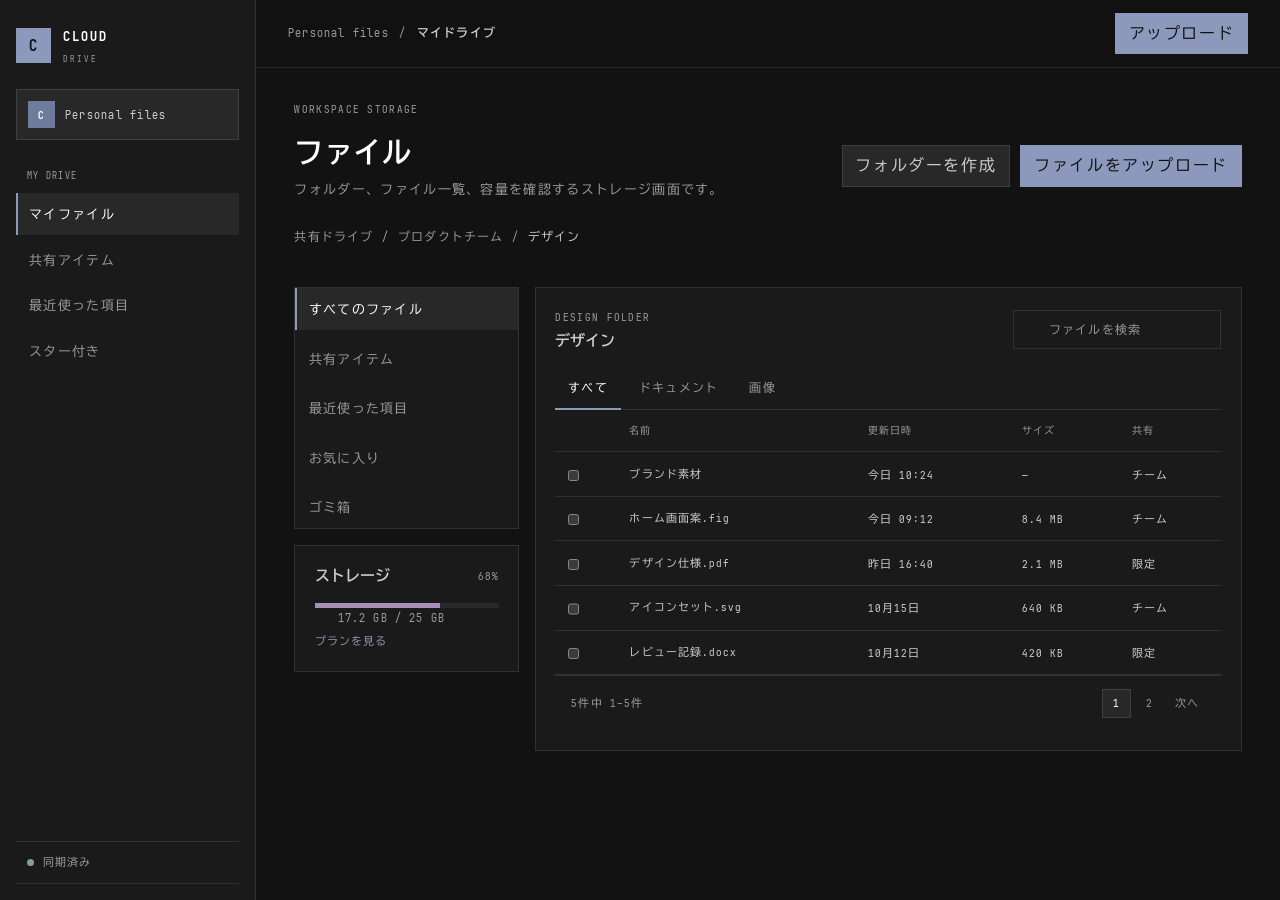
<file: ui-demo/files.html>
<!DOCTYPE html>
<html lang="ja">

<head>
    <meta charset="UTF-8" />
    <meta name="viewport" content="width=device-width, initial-scale=1.0, viewport-fit=cover" />
    <meta name="color-scheme" content="dark" />
    <meta name="theme-color" content="#121212" />
    <title>ファイル管理 | Liner UI Demo</title>
    <link rel="stylesheet" href="../css/optimized/style.css" />
    <link rel="stylesheet" href="../css/optimized/layout.css" />
    <link rel="stylesheet" href="../css/optimized/ui.css" />
</head>

<body>
    <div class="ui-app-shell">
        <aside class="ui-sidebar h-screen" aria-label="CLOUD DRIVE">
            <a class="ui-brand" href="#page-title"><span class="ui-brand-mark" aria-hidden="true">C</span><span class="ui-brand-name">CLOUD<small class="ui-brand-caption">DRIVE</small></span></a>
            <div class="ui-workspace-switcher min-w-0"><span class="ui-avatar ui-avatar--square ui-avatar-blue" aria-hidden="true">C</span><span class="ui-truncate">Personal files</span></div>
            <nav class="ui-sidebar-nav" aria-label="ファイル">
                <span class="ui-nav-caption">MY DRIVE</span>
                <a class="ui-nav-link" href="#files" aria-current="page">マイファイル</a>
                <a class="ui-nav-link" href="#drive">共有アイテム</a>
                <a class="ui-nav-link" href="#files">最近使った項目</a>
                <a class="ui-nav-link" href="#files">スター付き</a>
            </nav>
            <div class="ui-status-summary"><span class="ui-status-dot" aria-hidden="true"></span><span>同期済み</span></div>
        </aside>

        <main class="ui-app-main min-w-0">
            <header class="ui-topbar"><div class="ui-context-line"><span>Personal files</span><span aria-hidden="true">/</span><strong>マイドライブ</strong></div><div class="ui-action-group"><button class="ui-button-primary" type="button">アップロード</button></div></header>
            <div class="ui-content-stack--wide">
        <section class="layout-stack gap-half m-0">
            <p class="ui-eyebrow">WORKSPACE STORAGE</p>
            <div class="ui-heading-row">
                <div>
                    <h1 class="ui-display-title" id="page-title">ファイル</h1>
                    <p class="ui-description">フォルダー、ファイル一覧、容量を確認するストレージ画面です。</p>
                </div>
                <div class="ui-action-group"><button class="ui-button-secondary" type="button">フォルダーを作成</button><button class="ui-button-primary" type="button">ファイルをアップロード</button></div>
            </div>
        </section>

        <nav class="ui-breadcrumbs" aria-label="フォルダーパス"><a href="#drive">共有ドライブ</a><span aria-hidden="true">/</span><a href="#files">プロダクトチーム</a><span aria-hidden="true">/</span><span aria-current="page">デザイン</span></nav>

        <section class="grid-12 gap-1 m-0 y-start" id="drive">
            <aside class="layout-stack gap-1 m-0 col-span-3 tablet-col-span-8 mobile-col-span-full">
                <nav class="ui-panel ui-panel--flush layout-stack gap-half m-0" aria-label="ファイルの場所">
                    <a class="ui-nav-link" href="#drive" aria-current="page">すべてのファイル</a>
                    <a class="ui-nav-link" href="#drive">共有アイテム</a>
                    <a class="ui-nav-link" href="#drive">最近使った項目</a>
                    <a class="ui-nav-link" href="#drive">お気に入り</a>
                    <a class="ui-nav-link" href="#drive">ゴミ箱</a>
                </nav>
                <article class="ui-panel ui-panel--spacious">
                    <div class="ui-heading-row"><h2 class="ui-panel-title">ストレージ</h2><span class="ui-helper-label">68%</span></div>
                    <progress class="ui-progress-bar ui-state--purple w-100" value="68" max="100" aria-label="ストレージ使用量">68%</progress>
                    <p class="ui-helper-label">17.2 GB / 25 GB</p>
                    <a class="ui-more-link" href="#files">プランを見る</a>
                </article>
            </aside>

            <article class="ui-panel ui-panel--spacious col-span-9 tablet-col-span-8 mobile-col-span-full" id="files">
                <div class="ui-heading-row"><div><p class="ui-eyebrow">DESIGN FOLDER</p><h2 class="ui-panel-title">デザイン</h2></div><form class="ui-search-field" role="search"><label class="visually-hidden" for="file-search">ファイルを検索</label><input class="ui-search-input" id="file-search" type="search" placeholder="ファイルを検索" /></form></div>
                <nav class="ui-tabs" aria-label="ファイル表示"><a class="ui-tab" href="#files" aria-current="page">すべて</a><a class="ui-tab" href="#files">ドキュメント</a><a class="ui-tab" href="#files">画像</a></nav>
                <div class="ui-scroll-x">
                    <table class="ui-data-table ui-data-table--compact">
                        <thead><tr><th scope="col"><span class="visually-hidden">選択</span></th><th scope="col">名前</th><th scope="col">更新日時</th><th scope="col">サイズ</th><th scope="col">共有</th></tr></thead>
                        <tbody>
                            <tr><td><input type="checkbox" aria-label="ブランド素材を選択" /></td><th scope="row">ブランド素材</th><td>今日 10:24</td><td>—</td><td>チーム</td></tr>
                            <tr><td><input type="checkbox" aria-label="ホーム画面案を選択" /></td><th scope="row">ホーム画面案.fig</th><td>今日 09:12</td><td>8.4 MB</td><td>チーム</td></tr>
                            <tr><td><input type="checkbox" aria-label="デザイン仕様を選択" /></td><th scope="row">デザイン仕様.pdf</th><td>昨日 16:40</td><td>2.1 MB</td><td>限定</td></tr>
                            <tr><td><input type="checkbox" aria-label="アイコンセットを選択" /></td><th scope="row">アイコンセット.svg</th><td>10月15日</td><td>640 KB</td><td>チーム</td></tr>
                            <tr><td><input type="checkbox" aria-label="レビュー記録を選択" /></td><th scope="row">レビュー記録.docx</th><td>10月12日</td><td>420 KB</td><td>限定</td></tr>
                        </tbody>
                    </table>
                </div>
                <nav class="ui-pagination" aria-label="ファイル一覧のページ"><span>5件中 1–5件</span><div><a class="ui-pagination-link" href="#files" aria-current="page">1</a><a class="ui-pagination-link" href="#files">2</a><a class="ui-pagination-link" href="#files">次へ</a></div></nav>
            </article>
        </section>

            </div>
        </main>

        <nav class="ui-mobile-nav" aria-label="ファイル管理">
            <a href="#files" aria-current="page"><span class="ui-mobile-nav-icon" style="--ui-mobile-icon: url('../static/icons/folder.svg')" aria-hidden="true"></span><span>ファイル</span></a>
            <a href="#drive"><span class="ui-mobile-nav-icon" style="--ui-mobile-icon: url('../static/icons/link.svg')" aria-hidden="true"></span><span>共有</span></a>
            <a href="#files"><span class="ui-mobile-nav-icon" style="--ui-mobile-icon: url('../static/icons/history.svg')" aria-hidden="true"></span><span>最近</span></a>
            <a href="#files"><span class="ui-mobile-nav-icon" style="--ui-mobile-icon: url('../static/icons/star.svg')" aria-hidden="true"></span><span>スター</span></a>
        </nav>
    </div>
</body>

</html>
</file>
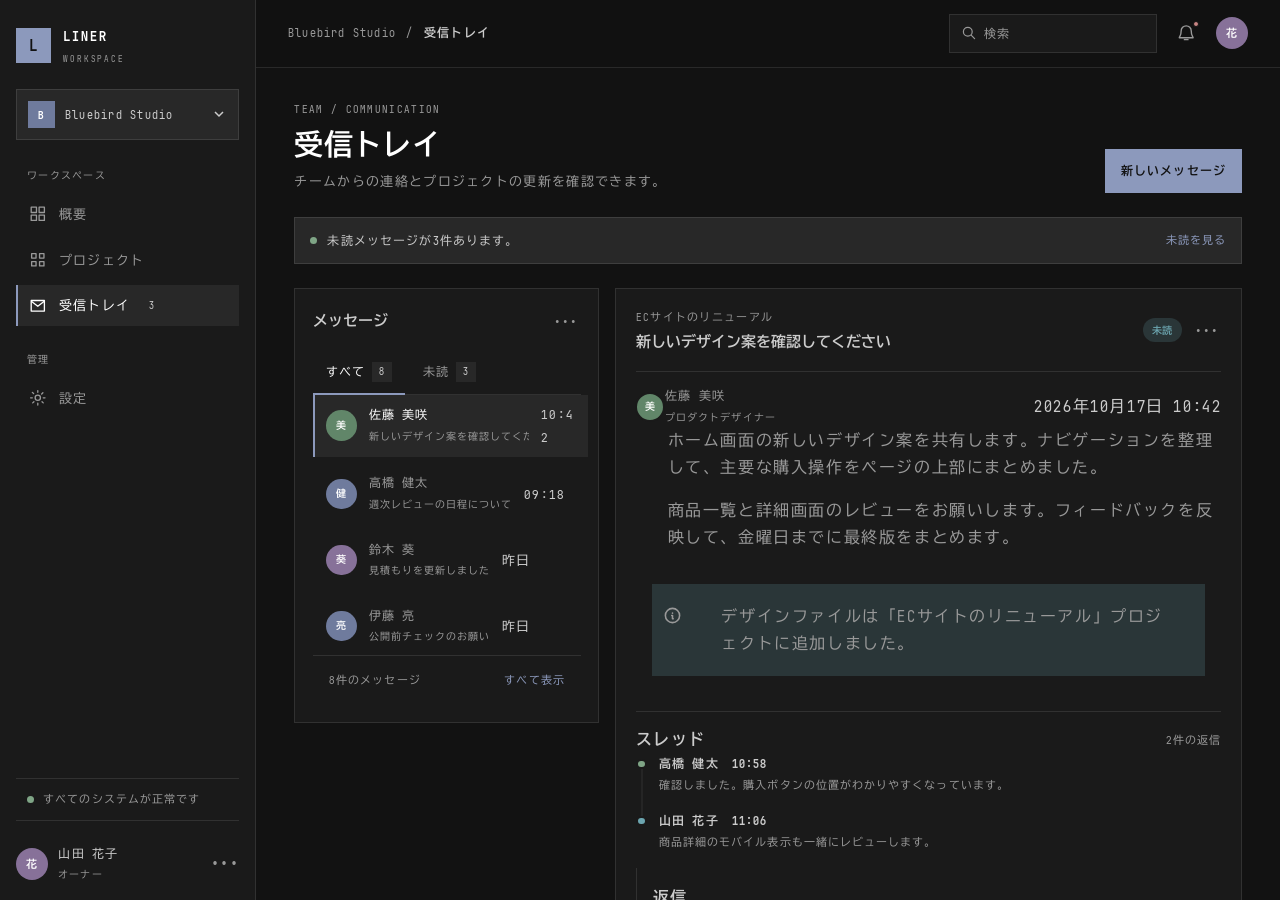
<file: ui-demo/inbox.html>
<!DOCTYPE html>
<html lang="ja">

<head>
    <meta charset="UTF-8" />
    <meta name="viewport" content="width=device-width, initial-scale=1.0, viewport-fit=cover" />
    <meta name="color-scheme" content="dark" />
    <meta name="theme-color" content="#121212" />
    <title>受信トレイ | Liner UI Demo</title>
    <link rel="stylesheet" href="../css/optimized/style.css" />
    <link rel="stylesheet" href="../css/optimized/layout.css" />
    <link rel="stylesheet" href="../css/optimized/ui.css" />
</head>

<body>
    <div class="ui-app-shell">
        <aside class="ui-sidebar h-screen" aria-label="受信トレイサイドバー">
            <a class="ui-brand" href="dashboard.html">
                <span class="ui-brand-mark" aria-hidden="true">L</span>
                <span class="ui-brand-name">LINER<small class="ui-brand-caption">WORKSPACE</small></span>
            </a>

            <div class="ui-workspace-switcher min-w-0">
                <span class="ui-avatar ui-avatar--square ui-avatar-blue" aria-hidden="true">B</span>
                <span class="ui-truncate">Bluebird Studio</span>
                <svg class="ui-workspace-icon" viewBox="0 0 16 16" aria-hidden="true"><path d="m4 6 4 4 4-4" /></svg>
            </div>

            <nav class="ui-sidebar-nav" aria-label="メインナビゲーション">
                <span class="ui-nav-caption">ワークスペース</span>
                <a class="ui-nav-link" href="dashboard.html"><svg class="ui-nav-icon" viewBox="0 0 20 20" aria-hidden="true"><rect x="2.5" y="2.5" width="6" height="6" /><rect x="11.5" y="2.5" width="6" height="6" /><rect x="2.5" y="11.5" width="6" height="6" /><rect x="11.5" y="11.5" width="6" height="6" /></svg><span>概要</span></a>
                <a class="ui-nav-link" href="projects.html"><svg class="ui-nav-icon" viewBox="0 0 20 20" aria-hidden="true"><rect x="3" y="3" width="5" height="5" /><rect x="12" y="3" width="5" height="5" /><rect x="3" y="12" width="5" height="5" /><rect x="12" y="12" width="5" height="5" /></svg><span>プロジェクト</span></a>
                <a class="ui-nav-link" href="inbox.html" aria-current="page"><svg class="ui-nav-icon" viewBox="0 0 20 20" aria-hidden="true"><rect x="2.5" y="4" width="15" height="12" /><path d="m3 5 7 5.5L17 5" /></svg><span>受信トレイ</span><span class="ui-count">3</span></a>
                <span class="ui-nav-caption">管理</span>
                <a class="ui-nav-link" href="settings.html"><svg class="ui-nav-icon" viewBox="0 0 20 20" aria-hidden="true"><circle cx="10" cy="10" r="3" /><path d="M10 1.8v2M10 16.2v2M18.2 10h-2M3.8 10h-2m14-5.8-1.4 1.4m-8.8 8.8-1.4 1.4m12 0-1.4-1.4M5.2 5.2 3.8 3.8" /></svg><span>設定</span></a>
            </nav>

            <div class="ui-status-summary"><span class="ui-status-dot" aria-hidden="true"></span><span>すべてのシステムが正常です</span></div>
            <a class="ui-profile-menu" href="settings.html#profile"><span class="ui-avatar ui-avatar-purple" aria-hidden="true">花</span><span class="ui-profile-details">山田 花子<small>オーナー</small></span><span aria-hidden="true">•••</span></a>
        </aside>

        <main class="ui-app-main min-w-0">
            <header class="ui-topbar">
                <div class="ui-context-line"><span>Bluebird Studio</span><span aria-hidden="true">/</span><strong>受信トレイ</strong></div>
                <div class="ui-action-group">
                    <form class="ui-search-field" role="search">
                        <label class="visually-hidden" for="inbox-search">メッセージを検索</label>
                        <svg class="ui-search-icon" viewBox="0 0 20 20" aria-hidden="true"><circle cx="8.5" cy="8.5" r="5.5" /><path d="m13 13 4 4" /></svg>
                        <input class="ui-search-input" id="inbox-search" type="search" placeholder="検索" />
                    </form>
                    <button class="ui-icon-button ui-icon-button--large" type="button" aria-label="通知"><svg viewBox="0 0 20 20" aria-hidden="true"><path d="M15.5 7.5a5.5 5.5 0 0 0-11 0c0 6-2 6-2 7.5h15c0-1.5-2-1.5-2-7.5ZM8 17h4" /></svg><span class="ui-notification-dot" aria-hidden="true"></span></button>
                    <a class="ui-avatar ui-avatar-purple" href="settings.html#profile" aria-label="山田 花子のプロフィール">花</a>
                </div>
            </header>

            <div class="ui-content-stack--wide">
                <section class="ui-heading-row ui-heading-row--end" aria-labelledby="page-title">
                    <div>
                        <p class="ui-eyebrow">TEAM / COMMUNICATION</p>
                        <h1 class="ui-display-title" id="page-title">受信トレイ</h1>
                        <p class="ui-description">チームからの連絡とプロジェクトの更新を確認できます。</p>
                    </div>
                    <button class="ui-button-primary ui-button--large" type="button">新しいメッセージ</button>
                </section>

                <div class="ui-toast" role="status"><span class="ui-status-dot" aria-hidden="true"></span><span>未読メッセージが3件あります。</span><a class="ui-more-link" href="#message-list">未読を見る</a></div>

                <section class="grid-12 gap-1 m-0 y-start" aria-label="メッセージ">
                    <article class="ui-panel min-w-0 col-span-4 tablet-col-span-3 mobile-col-span-full" id="message-list">
                        <div class="ui-heading-row">
                            <h2 class="ui-panel-title">メッセージ</h2>
                            <button class="ui-icon-button ui-icon-button--small" type="button" aria-label="メッセージの操作">•••</button>
                        </div>
                        <nav class="ui-tabs" aria-label="メッセージの分類">
                            <a class="ui-tab" href="#message-list" aria-current="page">すべて <span class="ui-count">8</span></a>
                            <a class="ui-tab" href="#message-list">未読 <span class="ui-count">3</span></a>
                        </nav>
                        <nav class="layout-stack gap-half m-0" aria-label="メッセージ一覧">
                            <a class="ui-nav-link" href="#selected-message" aria-current="page">
                                <span class="ui-avatar ui-avatar--small ui-avatar-green" aria-hidden="true">美</span>
                                <span class="ui-profile-details ui-truncate">佐藤 美咲<small>新しいデザイン案を確認してください</small></span>
                                <time datetime="2026-10-17T10:42">10:42</time>
                            </a>
                            <a class="ui-nav-link" href="#selected-message">
                                <span class="ui-avatar ui-avatar--small ui-avatar-blue" aria-hidden="true">健</span>
                                <span class="ui-profile-details ui-truncate">高橋 健太<small>週次レビューの日程について</small></span>
                                <time datetime="2026-10-17T09:18">09:18</time>
                            </a>
                            <a class="ui-nav-link" href="#selected-message">
                                <span class="ui-avatar ui-avatar--small ui-avatar-purple" aria-hidden="true">葵</span>
                                <span class="ui-profile-details ui-truncate">鈴木 葵<small>見積もりを更新しました</small></span>
                                <time datetime="2026-10-16T16:31">昨日</time>
                            </a>
                            <a class="ui-nav-link" href="#selected-message">
                                <span class="ui-avatar ui-avatar--small ui-avatar-blue" aria-hidden="true">亮</span>
                                <span class="ui-profile-details ui-truncate">伊藤 亮<small>公開前チェックのお願い</small></span>
                                <time datetime="2026-10-16T14:05">昨日</time>
                            </a>
                        </nav>
                        <nav class="ui-pagination" aria-label="メッセージ一覧のページ"><span>8件のメッセージ</span><a class="ui-more-link" href="#message-list">すべて表示</a></nav>
                    </article>

                    <article class="ui-panel ui-panel--spacious min-w-0 col-span-8 tablet-col-span-5 mobile-col-span-full" id="selected-message">
                        <div class="ui-heading-row">
                            <div>
                                <p class="ui-eyebrow">ECサイトのリニューアル</p>
                                <h2 class="ui-panel-title">新しいデザイン案を確認してください</h2>
                            </div>
                            <div class="ui-action-group">
                                <span class="ui-badge ui-state--info">未読</span>
                                <button class="ui-icon-button ui-icon-button--small" type="button" aria-label="メッセージのその他の操作">•••</button>
                            </div>
                        </div>

                        <div class="ui-separated-row">
                            <div class="ui-avatar-group">
                                <span class="ui-avatar ui-avatar--small ui-avatar-green" aria-hidden="true">美</span>
                                <span class="ui-profile-details">佐藤 美咲<small>プロダクトデザイナー</small></span>
                            </div>
                            <time datetime="2026-10-17T10:42">2026年10月17日 10:42</time>
                        </div>

                        <div class="layout-stack gap-1 m-0">
                            <p>ホーム画面の新しいデザイン案を共有します。ナビゲーションを整理して、主要な購入操作をページの上部にまとめました。</p>
                            <p>商品一覧と詳細画面のレビューをお願いします。フィードバックを反映して、金曜日までに最終版をまとめます。</p>
                            <blockquote class="quote-note"><p>デザインファイルは「ECサイトのリニューアル」プロジェクトに追加しました。</p></blockquote>
                        </div>

                        <div class="ui-separated-row"><strong>スレッド</strong><span class="ui-helper-label">2件の返信</span></div>
                        <ol class="ui-timeline">
                            <li class="ui-timeline-item"><span class="ui-state--success" aria-hidden="true"></span><div><strong>高橋 健太 <time datetime="2026-10-17T10:58">10:58</time></strong><p>確認しました。購入ボタンの位置がわかりやすくなっています。</p></div></li>
                            <li class="ui-timeline-item"><span class="ui-state--info" aria-hidden="true"></span><div><strong>山田 花子 <time datetime="2026-10-17T11:06">11:06</time></strong><p>商品詳細のモバイル表示も一緒にレビューします。</p></div></li>
                        </ol>

                        <form class="layout-stack gap-1 m-0">
                            <fieldset class="m-0">
                                <legend>返信</legend>
                                <p class="m-0"><label for="reply-message">メッセージ</label><textarea id="reply-message" rows="3" placeholder="メッセージを入力"></textarea></p>
                            </fieldset>
                            <div class="ui-action-group x-end">
                                <button class="ui-button-secondary" type="button">下書き</button>
                                <button class="ui-button-primary" type="submit">返信を送信</button>
                            </div>
                        </form>
                    </article>
                </section>

                <footer class="ui-footer-row"><span>受信トレイは最新の状態です</span><span>データはデモ用です</span></footer>
            </div>
        </main>

        <nav class="ui-mobile-nav" aria-label="ワークスペース">
            <a href="dashboard.html#overview"><span class="ui-mobile-nav-icon" style="--ui-mobile-icon: url('../static/icons/layout-dashboard.svg')" aria-hidden="true"></span><span>概要</span></a>
            <a href="projects.html#page-title"><span class="ui-mobile-nav-icon" style="--ui-mobile-icon: url('../static/icons/folder.svg')" aria-hidden="true"></span><span>プロジェクト</span></a>
            <a href="inbox.html#page-title" aria-current="page"><span class="ui-mobile-nav-icon" style="--ui-mobile-icon: url('../static/icons/message-2.svg')" aria-hidden="true"></span><span>受信トレイ</span></a>
            <a href="settings.html#page-title"><span class="ui-mobile-nav-icon" style="--ui-mobile-icon: url('../static/icons/settings.svg')" aria-hidden="true"></span><span>設定</span></a>
        </nav>
    </div>
</body>

</html>
</file>
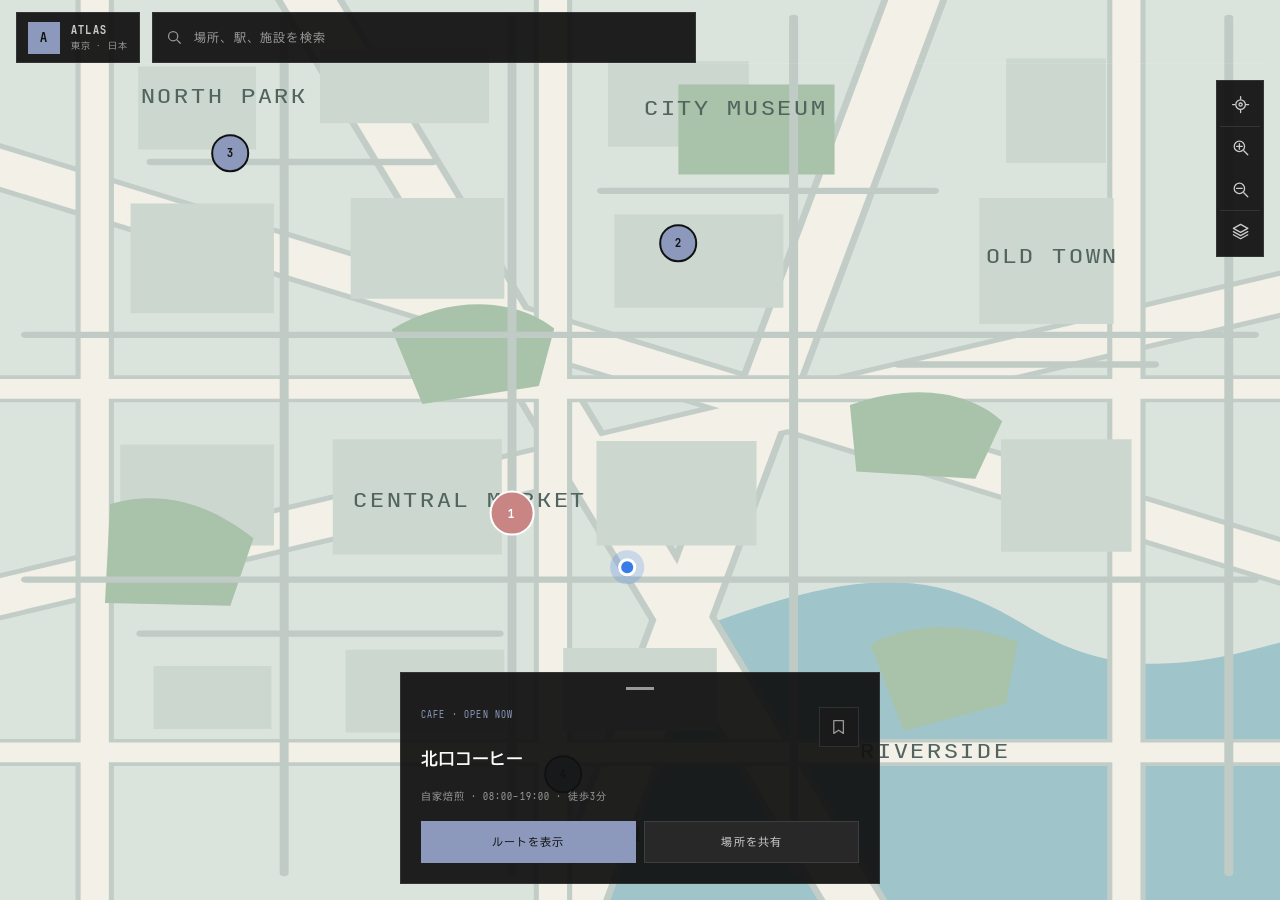
<file: ui-demo/map.html>
<!DOCTYPE html>
<html lang="ja">

<head>
    <meta charset="UTF-8" />
    <meta name="viewport" content="width=device-width, initial-scale=1.0, viewport-fit=cover" />
    <meta name="color-scheme" content="dark" />
    <meta name="theme-color" content="#121212" />
    <title>地図 | Liner UI Demo</title>
    <link rel="stylesheet" href="../css/optimized/style.css" />
    <link rel="stylesheet" href="../css/optimized/layout.css" />
    <link rel="stylesheet" href="../css/optimized/ui.css" />
</head>

<body>
    <main class="ui-map-app" data-map-style="day">
        <div class="ui-map-viewport" data-map-viewport aria-label="東京の街の地図">
            <div class="ui-map-world" data-map-world>
                <svg class="ui-map-art" viewBox="0 0 1000 1000" preserveAspectRatio="none" aria-hidden="true">
                    <rect width="1000" height="1000" fill="var(--map-land)" />
                    <path d="M560 690c120-62 173-54 240 4s122 51 200 20v286H465c50-91 17-242 95-310Z" fill="var(--map-water)" />
                    <path d="M-60 160 1060 650M-80 690 1080 300M208-80 700 1080M730-60 430 1080" fill="none" stroke="var(--map-road-edge)" stroke-width="50" />
                    <path d="M-60 160 1060 650M-80 690 1080 300M208-80 700 1080M730-60 430 1080" fill="none" stroke="var(--map-road)" stroke-width="39" />
                    <path d="M-30 432h1060M-30 836h1060M74-30v1060M432-30v1060M880-30v1060" fill="none" stroke="var(--map-road-edge)" stroke-width="30" />
                    <path d="M-30 432h1060M-30 836h1060M74-30v1060M432-30v1060M880-30v1060" fill="none" stroke="var(--map-road)" stroke-width="22" />
                    <g fill="var(--map-block)">
                        <path d="M108 74h92v92h-92zM250 55h132v82H250zM475 68h110v95H475zM786 65h78v116h-78z" />
                        <path d="M102 226h112v122H102zM274 220h120v112H274zM480 238h132v104H480zM765 220h105v140H765z" />
                        <path d="M94 494h120v112H94zM260 488h132v128H260zM466 490h125v116H466zM782 488h102v125H782z" />
                        <path d="M120 740h92v70h-92zM270 722h124v92H270zM440 720h120v92H440z" />
                    </g>
                    <g fill="var(--map-green)">
                        <path d="M86 560c46-18 82 5 112 38l-18 75-98-3zM530 94h122v100H530zM680 716c30-24 73-26 115-3l-9 69-80 30z" />
                        <path d="M306 366c47-40 98-34 127-1l-12 64-91 20zM664 450c52-26 94-14 119 18l-21 64-93-8z" />
                    </g>
                    <g fill="none" stroke="var(--map-road-detail)" stroke-width="7" stroke-linecap="round">
                        <path d="M222 20v950M400 20v950M620 20v950M960 20v950M20 372h960M20 644h960" />
                        <path d="M118 180h220M470 212h260M110 704h280M702 405h200" />
                    </g>
                    <g fill="var(--map-label)" font-family="sans-serif" font-size="22" letter-spacing="2">
                        <text x="110" y="115">NORTH PARK</text>
                        <text x="503" y="128">CITY MUSEUM</text>
                        <text x="770" y="292">OLD TOWN</text>
                        <text x="276" y="563">CENTRAL MARKET</text>
                        <text x="672" y="842">RIVERSIDE</text>
                        <text x="464" y="934">CENTRAL STATION</text>
                    </g>
                    <path class="ui-map-route-outline" data-map-route-path d="M490 630 445 592 400 570" fill="none" stroke="var(--color-bg-0)" stroke-width="15" stroke-linecap="round" stroke-linejoin="round" />
                    <path class="ui-map-route" data-map-route-path d="M490 630 445 592 400 570" fill="none" stroke="var(--color-accent-1)" stroke-width="7" stroke-linecap="round" stroke-linejoin="round" />
                </svg>

                <button class="ui-map-marker" type="button" data-map-place="north-coffee" style="--map-x: 40%; --map-y: 57%;" aria-label="北口コーヒーを選択"><span>1</span></button>
                <button class="ui-map-marker" type="button" data-map-place="city-museum" style="--map-x: 53%; --map-y: 27%;" aria-label="市立美術館を選択"><span>2</span></button>
                <button class="ui-map-marker" type="button" data-map-place="central-park" style="--map-x: 18%; --map-y: 17%;" aria-label="中央公園を選択"><span>3</span></button>
                <button class="ui-map-marker" type="button" data-map-place="station" style="--map-x: 44%; --map-y: 86%;" aria-label="中央駅を選択"><span>4</span></button>
                <span class="ui-map-user-location" data-user-location aria-label="現在地"></span>
            </div>
        </div>

        <header class="ui-map-topbar">
            <a class="ui-map-brand" href="../index.html" aria-label="Liner UI デモ一覧へ">
                <span class="ui-map-brand-mark" aria-hidden="true">A</span>
                <span><strong>ATLAS</strong><small>東京 · 日本</small></span>
            </a>
            <form class="ui-map-search" role="search">
                <label class="visually-hidden" for="map-search">場所を検索</label>
                <svg viewBox="0 0 20 20" aria-hidden="true"><circle cx="8.5" cy="8.5" r="5.5" /><path d="m13 13 4 4" /></svg>
                <input id="map-search" type="search" placeholder="場所、駅、施設を検索" autocomplete="off" />
                <button class="ui-map-search-clear" type="button" data-map-clear aria-label="検索をクリア" hidden></button>
                <div class="ui-map-suggestions" data-map-suggestions hidden></div>
            </form>
        </header>

        <div class="ui-map-controls" role="group" aria-label="地図の操作">
            <button class="ui-map-control" type="button" data-map-action="locate" aria-label="現在地へ移動" title="現在地">
                <svg viewBox="0 0 24 24" aria-hidden="true"><circle cx="12" cy="12" r="6" /><circle cx="12" cy="12" r="2" /><path d="M12 2v3M12 19v3M2 12h3M19 12h3" /></svg>
            </button>
            <span class="ui-map-control-divider" aria-hidden="true"></span>
            <button class="ui-map-control" type="button" data-map-action="zoom-in" aria-label="拡大" title="拡大">
                <svg viewBox="0 0 24 24" aria-hidden="true"><circle cx="10.5" cy="10.5" r="6.5" /><path d="m16 16 5 5M10.5 7v7M7 10.5h7" /></svg>
            </button>
            <button class="ui-map-control" type="button" data-map-action="zoom-out" aria-label="縮小" title="縮小">
                <svg viewBox="0 0 24 24" aria-hidden="true"><circle cx="10.5" cy="10.5" r="6.5" /><path d="m16 16 5 5M7 10.5h7" /></svg>
            </button>
            <span class="ui-map-control-divider" aria-hidden="true"></span>
            <button class="ui-map-control" type="button" data-map-action="layers" aria-label="地図の配色を切り替え" aria-pressed="false" title="地図の配色">
                <svg viewBox="0 0 24 24" aria-hidden="true"><path d="m12 3 9 5-9 5-9-5 9-5ZM3 12l9 5 9-5M3 16l9 5 9-5" /></svg>
            </button>
        </div>

        <section class="ui-map-place-card" data-map-card aria-label="選択した場所">
            <button class="ui-map-card-toggle" type="button" data-map-expand aria-label="場所の詳細を折りたたむ" aria-expanded="true">
                <span aria-hidden="true"></span>
            </button>
            <div class="ui-map-place-heading">
                <div>
                    <p class="ui-map-place-category" data-map-category>CAFE · OPEN NOW</p>
                    <h1 data-map-title>北口コーヒー</h1>
                    <p class="ui-map-place-meta" data-map-meta>自家焙煎 · 08:00–19:00 · 徒歩3分</p>
                </div>
                <button class="ui-map-save" type="button" data-map-save aria-label="北口コーヒーを保存" aria-pressed="false">
                    <svg viewBox="0 0 24 24" aria-hidden="true"><path d="M6 4.5h12v16l-6-4-6 4z" /></svg>
                </button>
            </div>
            <div class="ui-map-place-actions">
                <button class="ui-button-primary" type="button" data-map-route>ルートを表示</button>
                <button class="ui-button-secondary" type="button" data-map-share>場所を共有</button>
            </div>
        </section>

        <p class="ui-map-toast" data-map-toast role="status" aria-live="polite" hidden></p>
    </main>
    <script src="map.js" defer></script>
</body>

</html>
</file>
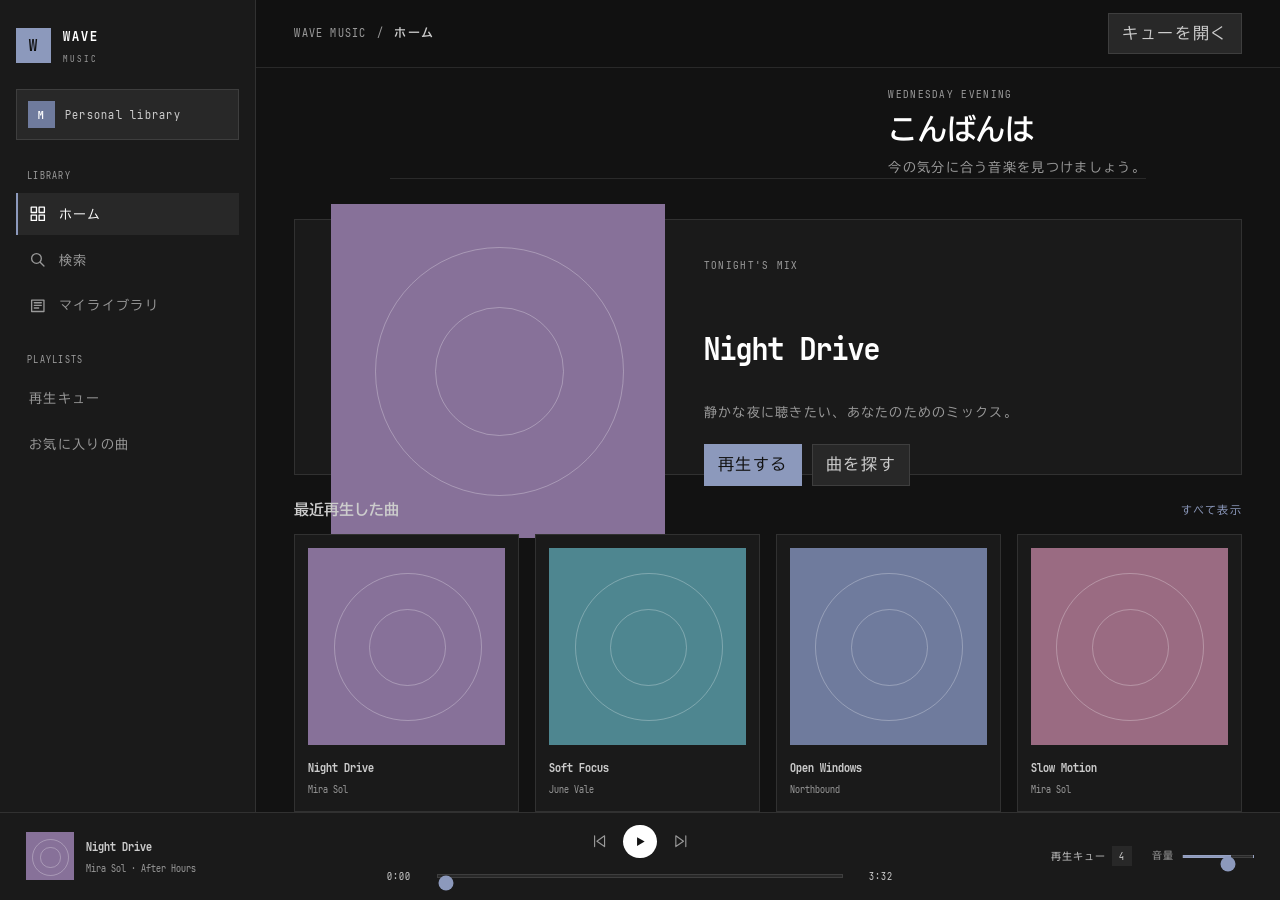
<file: ui-demo/media.html>
<!DOCTYPE html>
<html lang="ja">

<head>
    <meta charset="UTF-8" />
    <meta name="viewport" content="width=device-width, initial-scale=1.0, viewport-fit=cover" />
    <meta name="color-scheme" content="dark" />
    <meta name="theme-color" content="#121212" />
    <title>メディアプレーヤー | Liner UI Demo</title>
    <link rel="stylesheet" href="../css/optimized/style.css" />
    <link rel="stylesheet" href="../css/optimized/layout.css" />
    <link rel="stylesheet" href="../css/optimized/ui.css" />
</head>

<body>
    <div class="ui-app-shell ui-music-app">
        <aside class="ui-sidebar h-screen" aria-label="WAVE MUSIC">
            <a class="ui-brand" href="#media-home">
                <span class="ui-brand-mark" aria-hidden="true">W</span>
                <span class="ui-brand-name">WAVE<small class="ui-brand-caption">MUSIC</small></span>
            </a>

            <div class="ui-workspace-switcher min-w-0">
                <span class="ui-avatar ui-avatar--square ui-avatar-blue" aria-hidden="true">M</span>
                <span class="ui-truncate">Personal library</span>
            </div>

            <nav class="ui-sidebar-nav" aria-label="音楽アプリ">
                <span class="ui-nav-caption">LIBRARY</span>
                <a class="ui-nav-link" href="#media-home" data-media-view="home" aria-current="page">
                    <svg class="ui-nav-icon" viewBox="0 0 20 20" aria-hidden="true"><rect x="2.5" y="2.5" width="6" height="6" /><rect x="11.5" y="2.5" width="6" height="6" /><rect x="2.5" y="11.5" width="6" height="6" /><rect x="11.5" y="11.5" width="6" height="6" /></svg>
                    <span>ホーム</span>
                </a>
                <a class="ui-nav-link" href="#media-search" data-media-view="search">
                    <svg class="ui-nav-icon" viewBox="0 0 20 20" aria-hidden="true"><circle cx="8.5" cy="8.5" r="5.5" /><path d="m13 13 4 4" /></svg>
                    <span>検索</span>
                </a>
                <a class="ui-nav-link" href="#media-library" data-media-view="library">
                    <svg class="ui-nav-icon" viewBox="0 0 20 20" aria-hidden="true"><path d="M3 3.5h14v13H3zM6 6.5h8M6 9.5h8M6 12.5h5" /></svg>
                    <span>マイライブラリ</span>
                </a>
                <span class="ui-nav-caption">PLAYLISTS</span>
                <a class="ui-nav-link" href="#media-queue" data-media-view="queue">再生キュー</a>
                <a class="ui-nav-link" href="#media-library" data-media-view="library">お気に入りの曲</a>
            </nav>

            <div class="ui-status-summary"><span class="ui-status-dot" aria-hidden="true"></span><span>ライブラリを同期済み</span></div>
        </aside>

        <main class="ui-app-main min-w-0">
            <header class="ui-topbar">
                <div class="ui-context-line"><span>WAVE MUSIC</span><span aria-hidden="true">/</span><strong data-media-heading>ホーム</strong></div>
                <div class="ui-action-group"><button class="ui-button-secondary" type="button" data-open-queue>キューを開く</button></div>
            </header>

            <div class="ui-content-stack--wide ui-media-content">
                <section class="ui-media-screen" id="media-home" data-media-screen="home" aria-labelledby="page-title">
                    <header class="ui-heading-row ui-heading-row--end">
                        <div>
                            <p class="ui-eyebrow">WEDNESDAY EVENING</p>
                            <h1 class="ui-display-title" id="page-title">こんばんは</h1>
                            <p class="ui-description">今の気分に合う音楽を見つけましょう。</p>
                        </div>
                    </header>

                    <article class="ui-music-feature">
                        <span class="ui-album-art ui-album-art--violet ui-music-feature-art" aria-hidden="true"></span>
                        <div class="ui-music-feature-copy">
                            <p class="ui-eyebrow">TONIGHT'S MIX</p>
                            <h2>Night Drive</h2>
                            <p>静かな夜に聴きたい、あなたのためのミックス。</p>
                            <div class="ui-action-group">
                                <button class="ui-button-primary" type="button" data-play-track="night-drive">再生する</button>
                                <button class="ui-button-secondary" type="button" data-media-view="search">曲を探す</button>
                            </div>
                        </div>
                    </article>

                    <section class="ui-music-section" aria-labelledby="recent-title">
                        <div class="ui-heading-row"><h2 class="ui-panel-title" id="recent-title">最近再生した曲</h2><a class="ui-more-link" href="#media-library" data-media-view="library">すべて表示</a></div>
                        <div class="ui-music-card-grid" data-track-cards></div>
                    </section>
                </section>

                <section class="ui-media-screen" id="media-search" data-media-screen="search" aria-labelledby="search-title" hidden>
                    <header>
                        <p class="ui-eyebrow">FIND YOUR NEXT TRACK</p>
                        <h1 class="ui-display-title" id="search-title">検索</h1>
                    </header>
                    <form class="ui-music-search" role="search">
                        <label class="visually-hidden" for="music-search">曲、アーティスト、アルバムを検索</label>
                        <svg viewBox="0 0 20 20" aria-hidden="true"><circle cx="8.5" cy="8.5" r="5.5" /><path d="m13 13 4 4" /></svg>
                        <input id="music-search" type="search" placeholder="曲、アーティスト、アルバム" autocomplete="off" />
                    </form>
                    <section class="ui-music-section">
                        <div class="ui-heading-row"><h2 class="ui-panel-title">曲</h2><span class="ui-helper-label" data-search-count></span></div>
                        <div class="ui-music-track-list" data-search-results></div>
                    </section>
                </section>

                <section class="ui-media-screen" id="media-library" data-media-screen="library" aria-labelledby="library-title" hidden>
                    <header>
                        <p class="ui-eyebrow">YOUR COLLECTION</p>
                        <h1 class="ui-display-title" id="library-title">マイライブラリ</h1>
                    </header>
                    <div class="ui-inline-group" role="group" aria-label="曲を絞り込む">
                        <button class="ui-filter-chip" type="button" data-library-filter="all" aria-pressed="true">すべて</button>
                        <button class="ui-filter-chip" type="button" data-library-filter="ambient" aria-pressed="false">アンビエント</button>
                        <button class="ui-filter-chip" type="button" data-library-filter="indie" aria-pressed="false">インディー</button>
                    </div>
                    <div class="ui-music-track-list" data-library-results></div>
                </section>

                <section class="ui-media-screen" id="media-queue" data-media-screen="queue" aria-labelledby="queue-title" hidden>
                    <header>
                        <p class="ui-eyebrow">UP NEXT</p>
                        <h1 class="ui-display-title" id="queue-title">再生キュー</h1>
                        <p class="ui-description">現在の曲のあとに再生する曲です。</p>
                    </header>
                    <section class="ui-music-section">
                        <div class="ui-heading-row"><h2 class="ui-panel-title">次に再生</h2><span class="ui-count" data-queue-count>4</span></div>
                        <div class="ui-music-track-list" data-queue-results></div>
                    </section>
                </section>

                <section class="ui-media-screen ui-now-playing" id="media-now-playing" data-media-screen="now-playing" aria-labelledby="now-playing-title" hidden>
                    <button class="ui-button-quiet ui-now-playing-back" type="button" data-media-view="home">戻る</button>
                    <div class="ui-now-playing-layout">
                        <span class="ui-album-art ui-album-art--violet ui-now-playing-art" data-now-art aria-hidden="true"></span>
                        <div class="ui-now-playing-copy">
                            <p class="ui-eyebrow">NOW PLAYING</p>
                            <h1 class="ui-display-title" id="now-playing-title" data-current-title>Night Drive</h1>
                            <p class="ui-description" data-current-artist>Mira Sol · After Hours</p>
                            <div class="ui-player-timeline">
                                <time data-current-time>0:00</time>
                                <input type="range" min="0" max="212" value="0" step="1" data-seek aria-label="再生位置" />
                                <time data-track-duration>3:32</time>
                            </div>
                            <div class="ui-player-controls ui-now-playing-controls" role="group" aria-label="再生操作">
                                <button class="ui-icon-button" type="button" data-player-action="previous" aria-label="前の曲"><svg viewBox="0 0 24 24" aria-hidden="true"><path d="M6 5v14M19 5 9 12l10 7z" /></svg></button>
                                <button class="ui-player-toggle" type="button" data-player-action="toggle" aria-label="再生" aria-pressed="false">
                                    <span data-play-icon><svg viewBox="0 0 24 24" aria-hidden="true"><path d="m8 5 12 7-12 7z" /></svg></span>
                                    <span data-pause-icon hidden><svg viewBox="0 0 24 24" aria-hidden="true"><path d="M8 5h3v14H8zM15 5h3v14h-3z" /></svg></span>
                                </button>
                                <button class="ui-icon-button" type="button" data-player-action="next" aria-label="次の曲"><svg viewBox="0 0 24 24" aria-hidden="true"><path d="M18 5v14M5 5l10 7-10 7z" /></svg></button>
                            </div>
                        </div>
                    </div>
                </section>
            </div>
        </main>

        <footer class="ui-music-player" aria-label="音楽プレーヤー">
            <button class="ui-player-track" type="button" data-open-player aria-label="再生中の曲を開く">
                <span class="ui-album-art ui-album-art--violet ui-player-cover" data-current-art aria-hidden="true"></span>
                <span class="ui-player-track-copy"><strong data-current-title>Night Drive</strong><span data-current-artist>Mira Sol · After Hours</span></span>
            </button>
            <div class="ui-player-main">
                <div class="ui-player-controls" role="group" aria-label="再生操作">
                    <button class="ui-icon-button" type="button" data-player-action="previous" aria-label="前の曲"><svg viewBox="0 0 24 24" aria-hidden="true"><path d="M6 5v14M19 5 9 12l10 7z" /></svg></button>
                    <button class="ui-player-toggle" type="button" data-player-action="toggle" aria-label="再生" aria-pressed="false">
                        <span data-play-icon><svg viewBox="0 0 24 24" aria-hidden="true"><path d="m8 5 12 7-12 7z" /></svg></span>
                        <span data-pause-icon hidden><svg viewBox="0 0 24 24" aria-hidden="true"><path d="M8 5h3v14H8zM15 5h3v14h-3z" /></svg></span>
                    </button>
                    <button class="ui-icon-button" type="button" data-player-action="next" aria-label="次の曲"><svg viewBox="0 0 24 24" aria-hidden="true"><path d="M18 5v14M5 5l10 7-10 7z" /></svg></button>
                </div>
                <div class="ui-player-timeline">
                    <time data-current-time>0:00</time>
                    <input type="range" min="0" max="212" value="0" step="1" data-seek aria-label="再生位置" />
                    <time data-track-duration>3:32</time>
                </div>
            </div>
            <div class="ui-player-tools">
                <button class="ui-button-quiet" type="button" data-open-queue>再生キュー <span class="ui-count" data-queue-count>4</span></button>
                <label class="ui-volume-control">音量<input type="range" min="0" max="100" value="68" data-volume /></label>
            </div>
        </footer>

        <nav class="ui-mobile-nav" aria-label="音楽アプリ">
            <a href="#media-home" data-media-view="home" aria-current="page"><span class="ui-mobile-nav-icon" style="--ui-mobile-icon: url('../static/icons/layout-dashboard.svg')" aria-hidden="true"></span><span>ホーム</span></a>
            <a href="#media-search" data-media-view="search"><span class="ui-mobile-nav-icon" style="--ui-mobile-icon: url('../static/icons/search.svg')" aria-hidden="true"></span><span>検索</span></a>
            <a href="#media-library" data-media-view="library"><span class="ui-mobile-nav-icon" style="--ui-mobile-icon: url('../static/icons/library.svg')" aria-hidden="true"></span><span>ライブラリ</span></a>
        </nav>
    </div>
    <script src="media.js" defer></script>
</body>

</html>
</file>
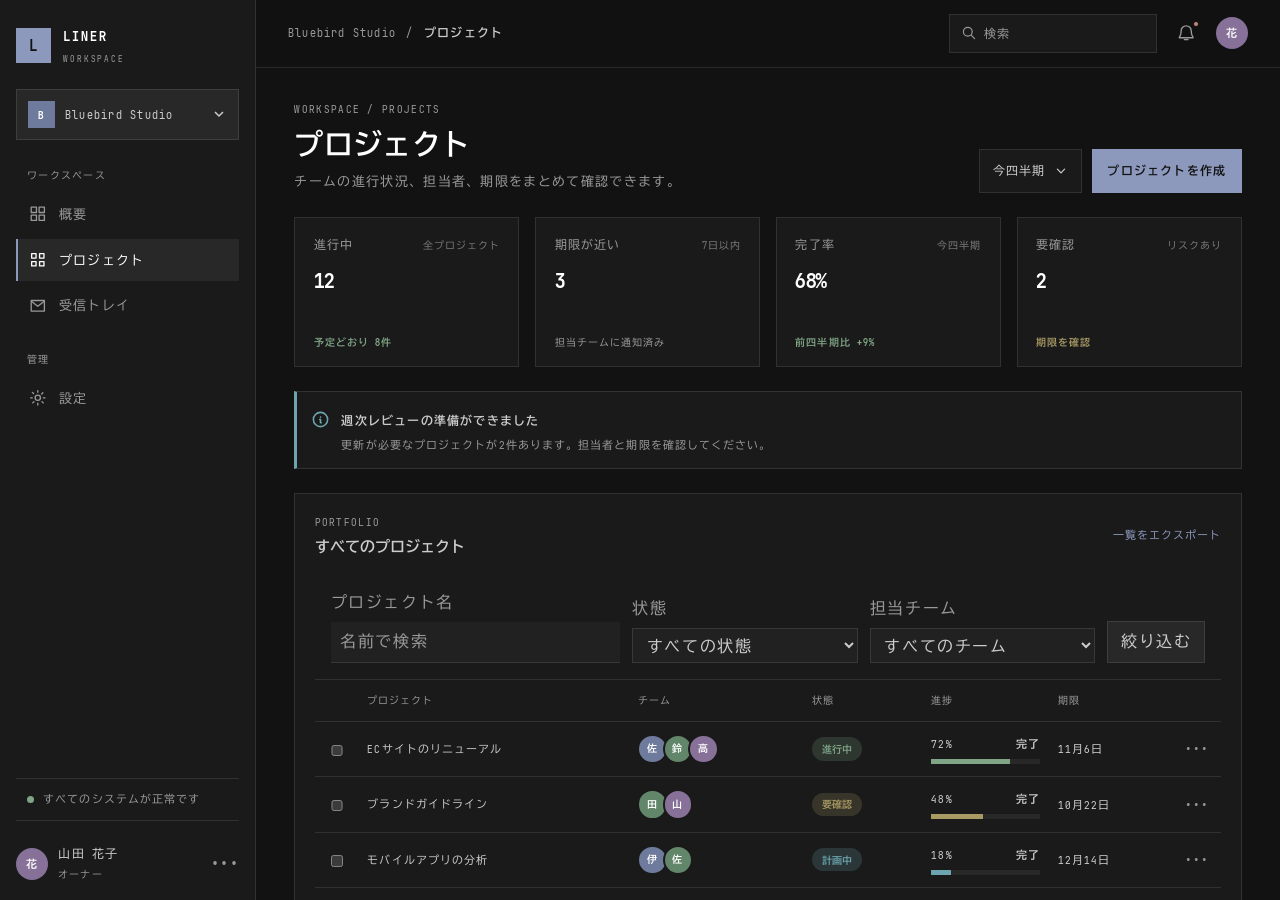
<file: ui-demo/projects.html>
<!DOCTYPE html>
<html lang="ja">

<head>
    <meta charset="UTF-8" />
    <meta name="viewport" content="width=device-width, initial-scale=1.0, viewport-fit=cover" />
    <meta name="color-scheme" content="dark" />
    <meta name="theme-color" content="#121212" />
    <title>プロジェクト | Liner UI Demo</title>
    <link rel="stylesheet" href="../css/optimized/style.css" />
    <link rel="stylesheet" href="../css/optimized/layout.css" />
    <link rel="stylesheet" href="../css/optimized/ui.css" />
</head>

<body>
    <div class="ui-app-shell">
        <aside class="ui-sidebar h-screen" aria-label="プロジェクトサイドバー">
            <a class="ui-brand" href="dashboard.html">
                <span class="ui-brand-mark" aria-hidden="true">L</span>
                <span class="ui-brand-name">LINER<small class="ui-brand-caption">WORKSPACE</small></span>
            </a>

            <div class="ui-workspace-switcher min-w-0">
                <span class="ui-avatar ui-avatar--square ui-avatar-blue" aria-hidden="true">B</span>
                <span class="ui-truncate">Bluebird Studio</span>
                <svg class="ui-workspace-icon" viewBox="0 0 16 16" aria-hidden="true"><path d="m4 6 4 4 4-4" /></svg>
            </div>

            <nav class="ui-sidebar-nav" aria-label="メインナビゲーション">
                <span class="ui-nav-caption">ワークスペース</span>
                <a class="ui-nav-link" href="dashboard.html">
                    <svg class="ui-nav-icon" viewBox="0 0 20 20" aria-hidden="true"><rect x="2.5" y="2.5" width="6" height="6" /><rect x="11.5" y="2.5" width="6" height="6" /><rect x="2.5" y="11.5" width="6" height="6" /><rect x="11.5" y="11.5" width="6" height="6" /></svg>
                    <span>概要</span>
                </a>
                <a class="ui-nav-link" href="projects.html" aria-current="page">
                    <svg class="ui-nav-icon" viewBox="0 0 20 20" aria-hidden="true"><rect x="3" y="3" width="5" height="5" /><rect x="12" y="3" width="5" height="5" /><rect x="3" y="12" width="5" height="5" /><rect x="12" y="12" width="5" height="5" /></svg>
                    <span>プロジェクト</span>
                </a>
                <a class="ui-nav-link" href="inbox.html">
                    <svg class="ui-nav-icon" viewBox="0 0 20 20" aria-hidden="true"><rect x="2.5" y="4" width="15" height="12" /><path d="m3 5 7 5.5L17 5" /></svg>
                    <span>受信トレイ</span>
                </a>
                <span class="ui-nav-caption">管理</span>
                <a class="ui-nav-link" href="settings.html">
                    <svg class="ui-nav-icon" viewBox="0 0 20 20" aria-hidden="true"><circle cx="10" cy="10" r="3" /><path d="M10 1.8v2M10 16.2v2M18.2 10h-2M3.8 10h-2m14-5.8-1.4 1.4m-8.8 8.8-1.4 1.4m12 0-1.4-1.4M5.2 5.2 3.8 3.8" /></svg>
                    <span>設定</span>
                </a>
            </nav>

            <div class="ui-status-summary">
                <span class="ui-status-dot" aria-hidden="true"></span>
                <span>すべてのシステムが正常です</span>
            </div>

            <a class="ui-profile-menu" href="settings.html#profile">
                <span class="ui-avatar ui-avatar-purple" aria-hidden="true">花</span>
                <span class="ui-profile-details">山田 花子<small>オーナー</small></span>
                <span aria-hidden="true">•••</span>
            </a>
        </aside>

        <main class="ui-app-main min-w-0">
            <header class="ui-topbar">
                <div class="ui-context-line"><span>Bluebird Studio</span><span aria-hidden="true">/</span><strong>プロジェクト</strong></div>
                <div class="ui-action-group">
                    <form class="ui-search-field" role="search">
                        <label class="visually-hidden" for="projects-search">プロジェクトを検索</label>
                        <svg class="ui-search-icon" viewBox="0 0 20 20" aria-hidden="true"><circle cx="8.5" cy="8.5" r="5.5" /><path d="m13 13 4 4" /></svg>
                        <input class="ui-search-input" id="projects-search" type="search" placeholder="検索" />
                    </form>
                    <button class="ui-icon-button ui-icon-button--large" type="button" aria-label="通知"><svg viewBox="0 0 20 20" aria-hidden="true"><path d="M15.5 7.5a5.5 5.5 0 0 0-11 0c0 6-2 6-2 7.5h15c0-1.5-2-1.5-2-7.5ZM8 17h4" /></svg><span class="ui-notification-dot" aria-hidden="true"></span></button>
                    <a class="ui-avatar ui-avatar-purple" href="settings.html#profile" aria-label="山田 花子のプロフィール">花</a>
                </div>
            </header>

            <div class="ui-content-stack--wide">
                <section class="ui-heading-row ui-heading-row--end" aria-labelledby="page-title">
                    <div>
                        <p class="ui-eyebrow">WORKSPACE / PROJECTS</p>
                        <h1 class="ui-display-title" id="page-title">プロジェクト</h1>
                        <p class="ui-description">チームの進行状況、担当者、期限をまとめて確認できます。</p>
                    </div>
                    <div class="ui-action-group">
                        <button class="ui-dropdown-trigger" type="button">今四半期</button>
                        <button class="ui-button-primary ui-button--large" type="button">プロジェクトを作成</button>
                    </div>
                </section>

                <section class="grid-4 tablet-grid-2 mobile-grid-2 gap-1 m-0" aria-label="プロジェクトの概要">
                    <article class="ui-stat-card min-w-0"><div><span>進行中</span><span>全プロジェクト</span></div><strong>12</strong><div><span class="ui-trend ui-state--success">予定どおり 8件</span></div></article>
                    <article class="ui-stat-card min-w-0"><div><span>期限が近い</span><span>7日以内</span></div><strong>3</strong><div><span>担当チームに通知済み</span></div></article>
                    <article class="ui-stat-card min-w-0"><div><span>完了率</span><span>今四半期</span></div><strong>68%</strong><div><span class="ui-trend ui-state--success">前四半期比 +9%</span></div></article>
                    <article class="ui-stat-card min-w-0"><div><span>要確認</span><span>リスクあり</span></div><strong>2</strong><div><span class="ui-trend ui-state--warning">期限を確認</span></div></article>
                </section>

                <div class="ui-alert ui-state--info" role="status">
                    <span class="ui-alert-mark" aria-hidden="true"></span>
                    <div><strong>週次レビューの準備ができました</strong><p>更新が必要なプロジェクトが2件あります。担当者と期限を確認してください。</p></div>
                </div>

                <article class="ui-panel ui-panel--spacious min-w-0">
                    <div class="ui-heading-row">
                        <div>
                            <p class="ui-eyebrow">PORTFOLIO</p>
                            <h2 class="ui-panel-title">すべてのプロジェクト</h2>
                        </div>
                        <a class="ui-more-link" href="#projects-table">一覧をエクスポート</a>
                    </div>

                    <form class="ui-filter-bar" role="search">
                        <label>プロジェクト名<input type="search" placeholder="名前で検索" /></label>
                        <label>状態<select><option>すべての状態</option><option>進行中</option><option>計画中</option><option>完了</option></select></label>
                        <label>担当チーム<select><option>すべてのチーム</option><option>デザイン</option><option>プロダクト</option><option>マーケティング</option></select></label>
                        <button class="ui-button-secondary" type="submit">絞り込む</button>
                    </form>

                    <div class="ui-scroll-x" id="projects-table">
                        <table class="ui-data-table ui-data-table--compact ui-data-table--selectable">
                            <thead>
                                <tr>
                                    <th scope="col"><span class="visually-hidden">選択</span></th>
                                    <th scope="col">プロジェクト</th>
                                    <th scope="col">チーム</th>
                                    <th scope="col">状態</th>
                                    <th scope="col">進捗</th>
                                    <th scope="col">期限</th>
                                    <th scope="col"><span class="visually-hidden">操作</span></th>
                                </tr>
                            </thead>
                            <tbody>
                                <tr>
                                    <td><input type="checkbox" aria-label="ECサイトのリニューアルを選択" /></td>
                                    <th scope="row">ECサイトのリニューアル</th>
                                    <td><div class="ui-avatar-group" aria-label="担当者 佐藤、鈴木、高橋"><span class="ui-avatar ui-avatar--small ui-avatar-blue" aria-hidden="true">佐</span><span class="ui-avatar ui-avatar--small ui-avatar-green" aria-hidden="true">鈴</span><span class="ui-avatar ui-avatar--small ui-avatar-purple" aria-hidden="true">高</span></div></td>
                                    <td><span class="ui-badge ui-state--success">進行中</span></td>
                                    <td><div class="layout-stack gap-half m-0"><div class="ui-value-row"><span>72%</span><strong>完了</strong></div><progress class="ui-progress-bar ui-state--success" value="72" max="100" aria-label="ECサイトのリニューアル 72%">72%</progress></div></td>
                                    <td><time datetime="2026-11-06">11月6日</time></td>
                                    <td><button class="ui-icon-button ui-icon-button--small" type="button" aria-label="ECサイトのリニューアルの操作">•••</button></td>
                                </tr>
                                <tr>
                                    <td><input type="checkbox" aria-label="ブランドガイドラインを選択" /></td>
                                    <th scope="row">ブランドガイドライン</th>
                                    <td><div class="ui-avatar-group" aria-label="担当者 田中、山田"><span class="ui-avatar ui-avatar--small ui-avatar-green" aria-hidden="true">田</span><span class="ui-avatar ui-avatar--small ui-avatar-purple" aria-hidden="true">山</span></div></td>
                                    <td><span class="ui-badge ui-state--warning">要確認</span></td>
                                    <td><div class="layout-stack gap-half m-0"><div class="ui-value-row"><span>48%</span><strong>完了</strong></div><progress class="ui-progress-bar ui-state--warning" value="48" max="100" aria-label="ブランドガイドライン 48%">48%</progress></div></td>
                                    <td><time datetime="2026-10-22">10月22日</time></td>
                                    <td><button class="ui-icon-button ui-icon-button--small" type="button" aria-label="ブランドガイドラインの操作">•••</button></td>
                                </tr>
                                <tr>
                                    <td><input type="checkbox" aria-label="モバイルアプリの分析を選択" /></td>
                                    <th scope="row">モバイルアプリの分析</th>
                                    <td><div class="ui-avatar-group" aria-label="担当者 伊藤、佐藤"><span class="ui-avatar ui-avatar--small ui-avatar-blue" aria-hidden="true">伊</span><span class="ui-avatar ui-avatar--small ui-avatar-green" aria-hidden="true">佐</span></div></td>
                                    <td><span class="ui-badge ui-state--info">計画中</span></td>
                                    <td><div class="layout-stack gap-half m-0"><div class="ui-value-row"><span>18%</span><strong>完了</strong></div><progress class="ui-progress-bar ui-state--info" value="18" max="100" aria-label="モバイルアプリの分析 18%">18%</progress></div></td>
                                    <td><time datetime="2026-12-14">12月14日</time></td>
                                    <td><button class="ui-icon-button ui-icon-button--small" type="button" aria-label="モバイルアプリの分析の操作">•••</button></td>
                                </tr>
                                <tr>
                                    <td><input type="checkbox" aria-label="オンボーディング改善を選択" /></td>
                                    <th scope="row">オンボーディング改善</th>
                                    <td><div class="ui-avatar-group" aria-label="担当者 高橋、田中"><span class="ui-avatar ui-avatar--small ui-avatar-purple" aria-hidden="true">高</span><span class="ui-avatar ui-avatar--small ui-avatar-blue" aria-hidden="true">田</span></div></td>
                                    <td><span class="ui-badge ui-state--success">進行中</span></td>
                                    <td><div class="layout-stack gap-half m-0"><div class="ui-value-row"><span>86%</span><strong>完了</strong></div><progress class="ui-progress-bar ui-state--success" value="86" max="100" aria-label="オンボーディング改善 86%">86%</progress></div></td>
                                    <td><time datetime="2026-10-30">10月30日</time></td>
                                    <td><button class="ui-icon-button ui-icon-button--small" type="button" aria-label="オンボーディング改善の操作">•••</button></td>
                                </tr>
                            </tbody>
                        </table>
                    </div>

                    <nav class="ui-pagination" aria-label="プロジェクト一覧のページ">
                        <span>12件中 1〜4件を表示</span>
                        <div>
                            <a class="ui-pagination-link" href="#projects-table" aria-label="前のページ">‹</a>
                            <a class="ui-pagination-link" href="#projects-table" aria-current="page">1</a>
                            <a class="ui-pagination-link" href="#projects-table">2</a>
                            <a class="ui-pagination-link" href="#projects-table">3</a>
                            <a class="ui-pagination-link" href="#projects-table" aria-label="次のページ">›</a>
                        </div>
                    </nav>
                </article>

                <footer class="ui-footer-row"><span>最終更新: 5分前</span><span>データはデモ用です</span></footer>
            </div>
        </main>

        <nav class="ui-mobile-nav" aria-label="ワークスペース">
            <a href="dashboard.html#overview"><span class="ui-mobile-nav-icon" style="--ui-mobile-icon: url('../static/icons/layout-dashboard.svg')" aria-hidden="true"></span><span>概要</span></a>
            <a href="projects.html#page-title" aria-current="page"><span class="ui-mobile-nav-icon" style="--ui-mobile-icon: url('../static/icons/folder.svg')" aria-hidden="true"></span><span>プロジェクト</span></a>
            <a href="inbox.html#page-title"><span class="ui-mobile-nav-icon" style="--ui-mobile-icon: url('../static/icons/message-2.svg')" aria-hidden="true"></span><span>受信トレイ</span></a>
            <a href="settings.html#page-title"><span class="ui-mobile-nav-icon" style="--ui-mobile-icon: url('../static/icons/settings.svg')" aria-hidden="true"></span><span>設定</span></a>
        </nav>
    </div>
</body>

</html>
</file>
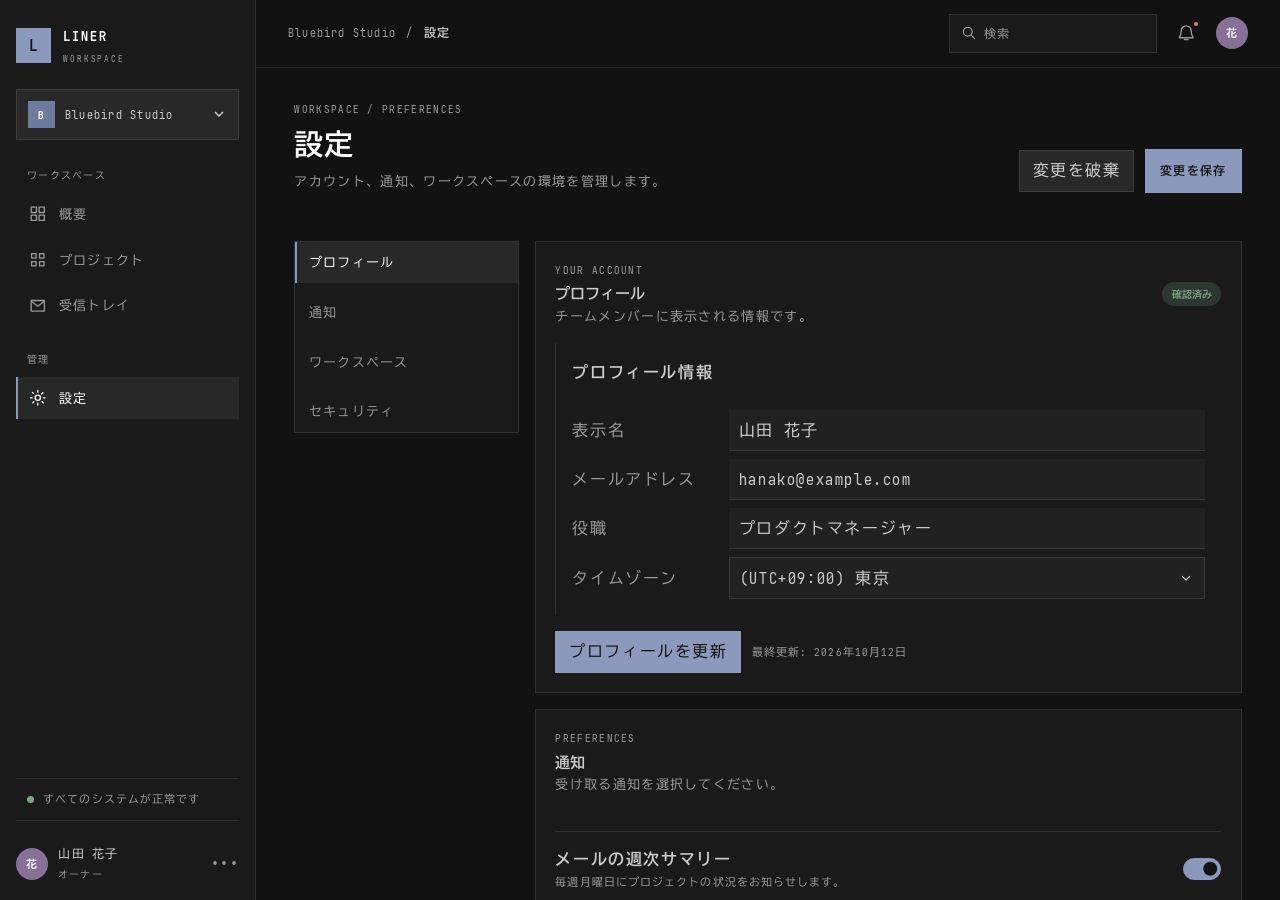
<file: ui-demo/settings.html>
<!DOCTYPE html>
<html lang="ja">

<head>
    <meta charset="UTF-8" />
    <meta name="viewport" content="width=device-width, initial-scale=1.0, viewport-fit=cover" />
    <meta name="color-scheme" content="dark" />
    <meta name="theme-color" content="#121212" />
    <title>設定 | Liner UI Demo</title>
    <link rel="stylesheet" href="../css/optimized/style.css" />
    <link rel="stylesheet" href="../css/optimized/layout.css" />
    <link rel="stylesheet" href="../css/optimized/ui.css" />
</head>

<body>
    <div class="ui-app-shell">
        <aside class="ui-sidebar h-screen" aria-label="設定サイドバー">
            <a class="ui-brand" href="dashboard.html">
                <span class="ui-brand-mark" aria-hidden="true">L</span>
                <span class="ui-brand-name">LINER<small class="ui-brand-caption">WORKSPACE</small></span>
            </a>

            <div class="ui-workspace-switcher min-w-0">
                <span class="ui-avatar ui-avatar--square ui-avatar-blue" aria-hidden="true">B</span>
                <span class="ui-truncate">Bluebird Studio</span>
                <svg class="ui-workspace-icon" viewBox="0 0 16 16" aria-hidden="true"><path d="m4 6 4 4 4-4" /></svg>
            </div>

            <nav class="ui-sidebar-nav" aria-label="メインナビゲーション">
                <span class="ui-nav-caption">ワークスペース</span>
                <a class="ui-nav-link" href="dashboard.html"><svg class="ui-nav-icon" viewBox="0 0 20 20" aria-hidden="true"><rect x="2.5" y="2.5" width="6" height="6" /><rect x="11.5" y="2.5" width="6" height="6" /><rect x="2.5" y="11.5" width="6" height="6" /><rect x="11.5" y="11.5" width="6" height="6" /></svg><span>概要</span></a>
                <a class="ui-nav-link" href="projects.html"><svg class="ui-nav-icon" viewBox="0 0 20 20" aria-hidden="true"><rect x="3" y="3" width="5" height="5" /><rect x="12" y="3" width="5" height="5" /><rect x="3" y="12" width="5" height="5" /><rect x="12" y="12" width="5" height="5" /></svg><span>プロジェクト</span></a>
                <a class="ui-nav-link" href="inbox.html"><svg class="ui-nav-icon" viewBox="0 0 20 20" aria-hidden="true"><rect x="2.5" y="4" width="15" height="12" /><path d="m3 5 7 5.5L17 5" /></svg><span>受信トレイ</span></a>
                <span class="ui-nav-caption">管理</span>
                <a class="ui-nav-link" href="settings.html" aria-current="page"><svg class="ui-nav-icon" viewBox="0 0 20 20" aria-hidden="true"><circle cx="10" cy="10" r="3" /><path d="M10 1.8v2M10 16.2v2M18.2 10h-2M3.8 10h-2m14-5.8-1.4 1.4m-8.8 8.8-1.4 1.4m12 0-1.4-1.4M5.2 5.2 3.8 3.8" /></svg><span>設定</span></a>
            </nav>

            <div class="ui-status-summary"><span class="ui-status-dot" aria-hidden="true"></span><span>すべてのシステムが正常です</span></div>
            <a class="ui-profile-menu" href="#profile"><span class="ui-avatar ui-avatar-purple" aria-hidden="true">花</span><span class="ui-profile-details">山田 花子<small>オーナー</small></span><span aria-hidden="true">•••</span></a>
        </aside>

        <main class="ui-app-main min-w-0">
            <header class="ui-topbar">
                <div class="ui-context-line"><span>Bluebird Studio</span><span aria-hidden="true">/</span><strong>設定</strong></div>
                <div class="ui-action-group">
                    <form class="ui-search-field" role="search">
                        <label class="visually-hidden" for="settings-search">設定を検索</label>
                        <svg class="ui-search-icon" viewBox="0 0 20 20" aria-hidden="true"><circle cx="8.5" cy="8.5" r="5.5" /><path d="m13 13 4 4" /></svg>
                        <input class="ui-search-input" id="settings-search" type="search" placeholder="検索" />
                    </form>
                    <button class="ui-icon-button ui-icon-button--large" type="button" aria-label="通知"><svg viewBox="0 0 20 20" aria-hidden="true"><path d="M15.5 7.5a5.5 5.5 0 0 0-11 0c0 6-2 6-2 7.5h15c0-1.5-2-1.5-2-7.5ZM8 17h4" /></svg><span class="ui-notification-dot" aria-hidden="true"></span></button>
                    <a class="ui-avatar ui-avatar-purple" href="#profile" aria-label="山田 花子のプロフィール">花</a>
                </div>
            </header>

            <div class="ui-content-stack--wide">
                <section class="ui-heading-row ui-heading-row--end" aria-labelledby="page-title">
                    <div>
                        <p class="ui-eyebrow">WORKSPACE / PREFERENCES</p>
                        <h1 class="ui-display-title" id="page-title">設定</h1>
                        <p class="ui-description">アカウント、通知、ワークスペースの環境を管理します。</p>
                    </div>
                    <div class="ui-action-group">
                        <button class="ui-button-secondary" type="button">変更を破棄</button>
                        <button class="ui-button-primary ui-button--large" type="button">変更を保存</button>
                    </div>
                </section>

                <div class="grid-12 gap-1 m-0 y-start">
                    <nav class="ui-panel ui-panel--flush layout-stack gap-half col-span-3 tablet-col-span-8 mobile-col-span-full" aria-label="設定カテゴリ">
                        <a class="ui-nav-link" href="#profile" aria-current="page">プロフィール</a>
                        <a class="ui-nav-link" href="#notifications">通知</a>
                        <a class="ui-nav-link" href="#workspace">ワークスペース</a>
                        <a class="ui-nav-link" href="#security">セキュリティ</a>
                    </nav>

                    <div class="layout-stack gap-1 col-span-9 tablet-col-span-8 mobile-col-span-full">
                        <section class="ui-panel ui-panel--spacious" id="profile" aria-labelledby="profile-title">
                            <div class="ui-heading-row">
                                <div>
                                    <p class="ui-eyebrow">YOUR ACCOUNT</p>
                                    <h2 class="ui-panel-title" id="profile-title">プロフィール</h2>
                                    <p class="ui-description">チームメンバーに表示される情報です。</p>
                                </div>
                                <span class="ui-badge ui-state--success">確認済み</span>
                            </div>
                            <form class="layout-stack gap-1 m-0">
                                <fieldset class="m-0">
                                    <legend>プロフィール情報</legend>
                                    <p class="m-0"><label for="profile-name">表示名</label><input id="profile-name" type="text" value="山田 花子" autocomplete="name" /></p>
                                    <p class="m-0"><label for="profile-email">メールアドレス</label><input id="profile-email" type="email" value="hanako@example.com" autocomplete="email" /></p>
                                    <p class="m-0"><label for="profile-role">役職</label><input id="profile-role" type="text" value="プロダクトマネージャー" /></p>
                                    <p class="m-0"><label for="profile-timezone">タイムゾーン</label><select id="profile-timezone"><option>(UTC+09:00) 東京</option><option>(UTC+00:00) ロンドン</option><option>(UTC-08:00) ロサンゼルス</option></select></p>
                                </fieldset>
                                <div class="ui-action-group">
                                    <button class="ui-button-primary" type="submit">プロフィールを更新</button>
                                    <span class="ui-helper-label">最終更新: 2026年10月12日</span>
                                </div>
                            </form>
                        </section>

                        <section class="ui-panel ui-panel--spacious" id="notifications" aria-labelledby="notifications-title">
                            <div class="ui-heading-row">
                                <div>
                                    <p class="ui-eyebrow">PREFERENCES</p>
                                    <h2 class="ui-panel-title" id="notifications-title">通知</h2>
                                    <p class="ui-description">受け取る通知を選択してください。</p>
                                </div>
                            </div>
                            <div class="layout-stack gap-1 m-0">
                                <div class="ui-separated-row">
                                    <div><strong>メールの週次サマリー</strong><small class="ui-helper-label">毎週月曜日にプロジェクトの状況をお知らせします。</small></div>
                                    <label class="ui-switch"><span class="visually-hidden">メールの週次サマリーを受け取る</span><input class="ui-switch-input" type="checkbox" role="switch" checked /><span class="ui-switch-track" aria-hidden="true"></span></label>
                                </div>
                                <div class="ui-separated-row">
                                    <div><strong>担当タスクの更新</strong><small class="ui-helper-label">担当タスクの期限や状態が変わったときに通知します。</small></div>
                                    <label class="ui-switch"><span class="visually-hidden">担当タスクの更新を受け取る</span><input class="ui-switch-input" type="checkbox" role="switch" checked /><span class="ui-switch-track" aria-hidden="true"></span></label>
                                </div>
                                <div class="ui-separated-row">
                                    <div><strong>製品のお知らせ</strong><small class="ui-helper-label">新機能やメンテナンス情報をお届けします。</small></div>
                                    <label class="ui-switch"><span class="visually-hidden">製品のお知らせを受け取る</span><input class="ui-switch-input" type="checkbox" role="switch" /><span class="ui-switch-track" aria-hidden="true"></span></label>
                                </div>
                            </div>
                        </section>

                        <section class="ui-panel ui-panel--spacious" id="workspace" aria-labelledby="workspace-title">
                            <div class="ui-heading-row">
                                <div>
                                    <p class="ui-eyebrow">TEAM SETTINGS</p>
                                    <h2 class="ui-panel-title" id="workspace-title">ワークスペース</h2>
                                    <p class="ui-description">チーム全体に適用する基本情報です。</p>
                                </div>
                                <span class="ui-count">12</span>
                            </div>
                            <form class="layout-stack gap-1 m-0">
                                <fieldset class="m-0">
                                    <legend>基本情報</legend>
                                    <p class="m-0"><label for="workspace-name">ワークスペース名</label><input id="workspace-name" type="text" value="Bluebird Studio" /></p>
                                    <p class="m-0"><label for="workspace-view">既定のプロジェクト表示</label><select id="workspace-view"><option>リスト</option><option>ボード</option><option>カレンダー</option></select></p>
                                </fieldset>
                                <div class="ui-action-group">
                                    <button class="ui-button-secondary" type="button">メンバーを招待</button>
                                    <a class="ui-more-link" href="#security">権限を確認する</a>
                                </div>
                            </form>
                        </section>

                        <section class="ui-panel ui-panel--spacious" id="security" aria-labelledby="security-title">
                            <div class="ui-heading-row">
                                <div>
                                    <p class="ui-eyebrow">SECURITY</p>
                                    <h2 class="ui-panel-title" id="security-title">セキュリティ</h2>
                                    <p class="ui-description">アカウントを安全に保つための設定です。</p>
                                </div>
                                <span class="ui-badge ui-state--success">保護されています</span>
                            </div>
                            <div class="ui-separated-row"><div><strong>二要素認証</strong><small class="ui-helper-label">ログイン時に追加の確認を行います。</small></div><button class="ui-button-secondary" type="button">有効</button></div>
                        </section>

                        <div class="ui-alert ui-state--danger" role="note">
                            <span class="ui-alert-mark" aria-hidden="true"></span>
                            <div><strong>アカウントの削除</strong><p>削除すると、プロフィールと個人設定を復元できません。</p></div>
                            <button class="ui-button-danger" type="button">削除を開始</button>
                        </div>
                    </div>
                </div>

                <footer class="ui-footer-row"><span>設定はこのブラウザーに保存されません</span><span>データはデモ用です</span></footer>
            </div>
        </main>

        <nav class="ui-mobile-nav" aria-label="ワークスペース">
            <a href="dashboard.html#overview"><span class="ui-mobile-nav-icon" style="--ui-mobile-icon: url('../static/icons/layout-dashboard.svg')" aria-hidden="true"></span><span>概要</span></a>
            <a href="projects.html#page-title"><span class="ui-mobile-nav-icon" style="--ui-mobile-icon: url('../static/icons/folder.svg')" aria-hidden="true"></span><span>プロジェクト</span></a>
            <a href="inbox.html#page-title"><span class="ui-mobile-nav-icon" style="--ui-mobile-icon: url('../static/icons/message-2.svg')" aria-hidden="true"></span><span>受信トレイ</span></a>
            <a href="settings.html#page-title" aria-current="page"><span class="ui-mobile-nav-icon" style="--ui-mobile-icon: url('../static/icons/settings.svg')" aria-hidden="true"></span><span>設定</span></a>
        </nav>
    </div>
</body>

</html>
</file>
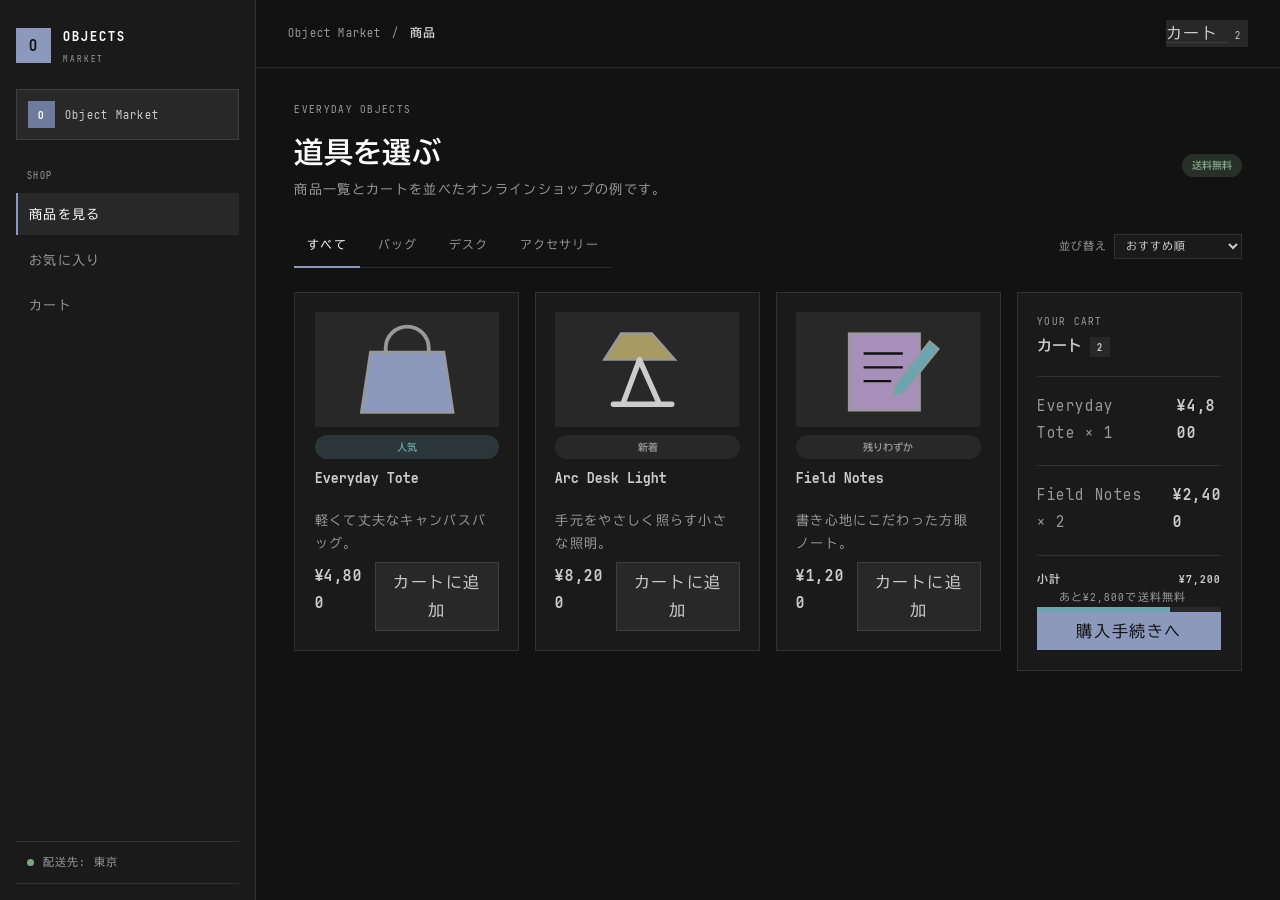
<file: ui-demo/shop.html>
<!DOCTYPE html>
<html lang="ja">

<head>
    <meta charset="UTF-8" />
    <meta name="viewport" content="width=device-width, initial-scale=1.0, viewport-fit=cover" />
    <meta name="color-scheme" content="dark" />
    <meta name="theme-color" content="#121212" />
    <title>オンラインショップ | Liner UI Demo</title>
    <link rel="stylesheet" href="../css/optimized/style.css" />
    <link rel="stylesheet" href="../css/optimized/layout.css" />
    <link rel="stylesheet" href="../css/optimized/ui.css" />
</head>

<body>
    <div class="ui-app-shell">
        <aside class="ui-sidebar h-screen" aria-label="OBJECTS MARKET">
            <a class="ui-brand" href="#page-title"><span class="ui-brand-mark" aria-hidden="true">O</span><span class="ui-brand-name">OBJECTS<small class="ui-brand-caption">MARKET</small></span></a>
            <div class="ui-workspace-switcher min-w-0"><span class="ui-avatar ui-avatar--square ui-avatar-blue" aria-hidden="true">O</span><span class="ui-truncate">Object Market</span></div>
            <nav class="ui-sidebar-nav" aria-label="ショップ">
                <span class="ui-nav-caption">SHOP</span>
                <a class="ui-nav-link" href="#catalog" aria-current="page">商品を見る</a>
                <a class="ui-nav-link" href="#catalog">お気に入り</a>
                <a class="ui-nav-link" href="#cart">カート</a>
            </nav>
            <div class="ui-status-summary"><span class="ui-status-dot" aria-hidden="true"></span><span>配送先: 東京</span></div>
        </aside>

        <main class="ui-app-main min-w-0">
            <header class="ui-topbar"><div class="ui-context-line"><span>Object Market</span><span aria-hidden="true">/</span><strong>商品</strong></div><div class="ui-action-group"><a class="ui-button-secondary" href="#cart">カート <span class="ui-count">2</span></a></div></header>
            <div class="ui-content-stack--wide">
        <section class="layout-stack gap-half m-0">
            <p class="ui-eyebrow">EVERYDAY OBJECTS</p>
            <div class="ui-heading-row">
                <div>
                    <h1 class="ui-display-title" id="page-title">道具を選ぶ</h1>
                    <p class="ui-description">商品一覧とカートを並べたオンラインショップの例です。</p>
                </div>
                <span class="ui-badge ui-state--success">送料無料</span>
            </div>
        </section>

        <section class="ui-heading-row" id="catalog">
            <nav class="ui-tabs" aria-label="商品カテゴリ"><a class="ui-tab" href="#catalog" aria-current="page">すべて</a><a class="ui-tab" href="#catalog">バッグ</a><a class="ui-tab" href="#catalog">デスク</a><a class="ui-tab" href="#catalog">アクセサリー</a></nav>
            <label class="ui-helper-label">並び替え <select aria-label="商品を並び替え"><option>おすすめ順</option><option>価格の低い順</option></select></label>
        </section>

        <section class="grid-12 gap-1 m-0 y-start">
            <div class="grid-3 tablet-grid-2 mobile-grid-1 gap-1 m-0 col-span-9 tablet-col-span-5 mobile-col-span-full">
                <article class="ui-panel ui-panel--spacious layout-stack gap-half m-0">
                    <svg width="240" height="150" viewBox="0 0 240 150" role="img" aria-label="青いキャンバストートバッグ">
                        <rect width="240" height="150" fill="var(--color-bg-2)" /><path d="M72 52h96l12 79H60z" fill="var(--color-blue-1)" stroke="var(--color-text-0)" stroke-width="3" /><path d="M92 56v-9a28 28 0 0 1 56 0v9" fill="none" stroke="var(--color-text-0)" stroke-width="5" />
                    </svg>
                    <span class="ui-badge ui-state--info">人気</span><h2 class="ui-panel-title">Everyday Tote</h2><p class="ui-description">軽くて丈夫なキャンバスバッグ。</p><div class="ui-value-row"><strong>¥4,800</strong><button class="ui-button-secondary" type="button">カートに追加</button></div>
                </article>
                <article class="ui-panel ui-panel--spacious layout-stack gap-half m-0">
                    <svg width="240" height="150" viewBox="0 0 240 150" role="img" aria-label="木製のデスクライト">
                        <rect width="240" height="150" fill="var(--color-bg-2)" /><path d="M64 62h92L126 28H86z" fill="var(--color-yellow-1)" stroke="var(--color-text-0)" stroke-width="3" /><path d="m110 62-21 56m21-56 25 56M76 120h76" fill="none" stroke="var(--color-text-1)" stroke-linecap="round" stroke-width="7" />
                    </svg>
                    <span class="ui-badge ui-state--neutral">新着</span><h2 class="ui-panel-title">Arc Desk Light</h2><p class="ui-description">手元をやさしく照らす小さな照明。</p><div class="ui-value-row"><strong>¥8,200</strong><button class="ui-button-secondary" type="button">カートに追加</button></div>
                </article>
                <article class="ui-panel ui-panel--spacious layout-stack gap-half m-0">
                    <svg width="240" height="150" viewBox="0 0 240 150" role="img" aria-label="紫色のノートとペン">
                        <rect width="240" height="150" fill="var(--color-bg-2)" /><rect x="69" y="28" width="92" height="100" fill="var(--color-purple-1)" stroke="var(--color-text-0)" stroke-width="3" /><path d="M88 54h51m-51 18h51m-51 18h36" stroke="var(--color-bg-0)" stroke-width="3" /><path d="m174 38 12 10-46 57-14 5 3-15z" fill="var(--color-cyan-1)" stroke="var(--color-text-0)" stroke-width="2" />
                    </svg>
                    <span class="ui-badge ui-state--neutral">残りわずか</span><h2 class="ui-panel-title">Field Notes</h2><p class="ui-description">書き心地にこだわった方眼ノート。</p><div class="ui-value-row"><strong>¥1,200</strong><button class="ui-button-secondary" type="button">カートに追加</button></div>
                </article>
            </div>

            <aside class="ui-panel ui-panel--spacious col-span-3 tablet-col-span-3 mobile-col-span-full" id="cart">
                <p class="ui-eyebrow">YOUR CART</p><h2 class="ui-panel-title">カート <span class="ui-count">2</span></h2>
                <div class="ui-separated-row"><span>Everyday Tote × 1</span><strong>¥4,800</strong></div>
                <div class="ui-separated-row"><span>Field Notes × 2</span><strong>¥2,400</strong></div>
                <div class="ui-value-row ui-value-row--divider"><strong>小計</strong><strong>¥7,200</strong></div>
                <p class="ui-helper-label">あと¥2,800で送料無料</p>
                <progress class="ui-progress-bar ui-state--info w-100" value="72" max="100" aria-label="送料無料までの達成度">72%</progress>
                <button class="ui-button-primary w-100" type="button">購入手続きへ</button>
            </aside>
        </section>

            </div>
        </main>

        <nav class="ui-mobile-nav" aria-label="オンラインショップ">
            <a href="#catalog" aria-current="page"><span class="ui-mobile-nav-icon" style="--ui-mobile-icon: url('../static/icons/buildings.svg')" aria-hidden="true"></span><span>ショップ</span></a>
            <a href="#catalog"><span class="ui-mobile-nav-icon" style="--ui-mobile-icon: url('../static/icons/search.svg')" aria-hidden="true"></span><span>検索</span></a>
            <a href="#catalog"><span class="ui-mobile-nav-icon" style="--ui-mobile-icon: url('../static/icons/bookmark.svg')" aria-hidden="true"></span><span>保存</span></a>
            <a href="#cart"><span class="ui-mobile-nav-icon" style="--ui-mobile-icon: url('../static/icons/clipboard.svg')" aria-hidden="true"></span><span>カート</span></a>
        </nav>
    </div>
</body>

</html>
</file>
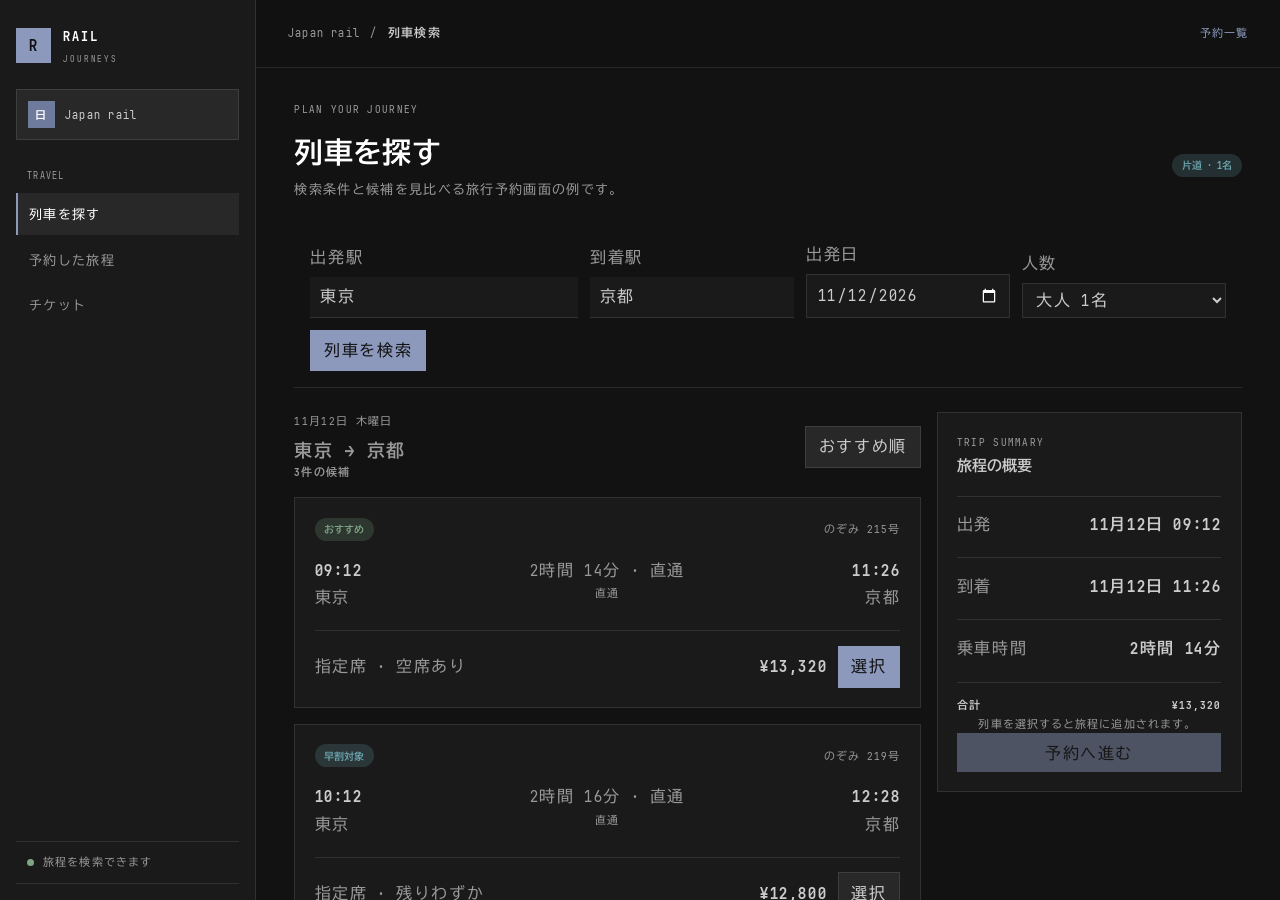
<file: ui-demo/travel.html>
<!DOCTYPE html>
<html lang="ja">

<head>
    <meta charset="UTF-8" />
    <meta name="viewport" content="width=device-width, initial-scale=1.0, viewport-fit=cover" />
    <meta name="color-scheme" content="dark" />
    <meta name="theme-color" content="#121212" />
    <title>旅行予約 | Liner UI Demo</title>
    <link rel="stylesheet" href="../css/optimized/style.css" />
    <link rel="stylesheet" href="../css/optimized/layout.css" />
    <link rel="stylesheet" href="../css/optimized/ui.css" />
</head>

<body>
    <div class="ui-app-shell">
        <aside class="ui-sidebar h-screen" aria-label="RAIL JOURNEYS">
            <a class="ui-brand" href="#page-title"><span class="ui-brand-mark" aria-hidden="true">R</span><span class="ui-brand-name">RAIL<small class="ui-brand-caption">JOURNEYS</small></span></a>
            <div class="ui-workspace-switcher min-w-0"><span class="ui-avatar ui-avatar--square ui-avatar-blue" aria-hidden="true">日</span><span class="ui-truncate">Japan rail</span></div>
            <nav class="ui-sidebar-nav" aria-label="旅行">
                <span class="ui-nav-caption">TRAVEL</span>
                <a class="ui-nav-link" href="#search" aria-current="page">列車を探す</a>
                <a class="ui-nav-link" href="#summary">予約した旅程</a>
                <a class="ui-nav-link" href="#summary">チケット</a>
            </nav>
            <div class="ui-status-summary"><span class="ui-status-dot" aria-hidden="true"></span><span>旅程を検索できます</span></div>
        </aside>

        <main class="ui-app-main min-w-0">
            <header class="ui-topbar"><div class="ui-context-line"><span>Japan rail</span><span aria-hidden="true">/</span><strong>列車検索</strong></div><div class="ui-action-group"><a class="ui-more-link" href="#summary">予約一覧</a></div></header>
            <div class="ui-content-stack--wide">
        <section class="layout-stack gap-half m-0">
            <p class="ui-eyebrow">PLAN YOUR JOURNEY</p>
            <div class="ui-heading-row">
                <div>
                    <h1 class="ui-display-title" id="page-title">列車を探す</h1>
                    <p class="ui-description">検索条件と候補を見比べる旅行予約画面の例です。</p>
                </div>
                <span class="ui-badge ui-state--info">片道 · 1名</span>
            </div>
        </section>

        <form class="ui-filter-bar" aria-label="列車の検索条件" id="search">
            <label>出発駅<input type="text" value="東京" /></label>
            <label>到着駅<input type="text" value="京都" /></label>
            <label>出発日<input type="date" value="2026-11-12" /></label>
            <label>人数<select><option>大人 1名</option><option>大人 2名</option><option>大人 2名・子ども 1名</option></select></label>
            <button class="ui-button-primary" type="button">列車を検索</button>
        </form>

        <section class="grid-12 gap-1 m-0 y-start">
            <div class="layout-stack gap-1 m-0 col-span-8 tablet-col-span-5 mobile-col-span-full">
                <div class="ui-heading-row"><div><p class="ui-eyebrow">11月12日 木曜日</p><h2 class="ui-heading-title">東京 → 京都 <span class="ui-helper-label">3件の候補</span></h2></div><button class="ui-button-secondary" type="button">おすすめ順</button></div>
                <article class="ui-panel ui-panel--spacious">
                    <div class="ui-heading-row"><span class="ui-badge ui-state--success">おすすめ</span><span class="ui-helper-label">のぞみ 215号</span></div>
                    <div class="ui-value-row"><strong>09:12</strong><span>2時間 14分 · 直通</span><strong>11:26</strong></div>
                    <div class="ui-value-row"><span>東京</span><span class="ui-helper-label">直通</span><span>京都</span></div>
                    <div class="ui-separated-row"><span>指定席 · 空席あり</span><div class="ui-action-group"><strong>¥13,320</strong><button class="ui-button-primary" type="button">選択</button></div></div>
                </article>
                <article class="ui-panel ui-panel--spacious">
                    <div class="ui-heading-row"><span class="ui-badge ui-state--info">早割対象</span><span class="ui-helper-label">のぞみ 219号</span></div>
                    <div class="ui-value-row"><strong>10:12</strong><span>2時間 16分 · 直通</span><strong>12:28</strong></div>
                    <div class="ui-value-row"><span>東京</span><span class="ui-helper-label">直通</span><span>京都</span></div>
                    <div class="ui-separated-row"><span>指定席 · 残りわずか</span><div class="ui-action-group"><strong>¥12,800</strong><button class="ui-button-secondary" type="button">選択</button></div></div>
                </article>
                <article class="ui-panel ui-panel--spacious">
                    <div class="ui-heading-row"><span class="ui-badge ui-state--neutral">自由席あり</span><span class="ui-helper-label">ひかり 641号</span></div>
                    <div class="ui-value-row"><strong>11:03</strong><span>2時間 45分 · 直通</span><strong>13:48</strong></div>
                    <div class="ui-value-row"><span>東京</span><span class="ui-helper-label">直通</span><span>京都</span></div>
                    <div class="ui-separated-row"><span>自由席 · 空席あり</span><div class="ui-action-group"><strong>¥12,650</strong><button class="ui-button-secondary" type="button">選択</button></div></div>
                </article>
            </div>

            <aside class="ui-panel ui-panel--spacious col-span-4 tablet-col-span-3 mobile-col-span-full" id="summary">
                <p class="ui-eyebrow">TRIP SUMMARY</p><h2 class="ui-panel-title">旅程の概要</h2>
                <div class="ui-separated-row"><span>出発</span><strong>11月12日 09:12</strong></div>
                <div class="ui-separated-row"><span>到着</span><strong>11月12日 11:26</strong></div>
                <div class="ui-separated-row"><span>乗車時間</span><strong>2時間 14分</strong></div>
                <div class="ui-value-row ui-value-row--divider"><strong>合計</strong><strong>¥13,320</strong></div>
                <p class="ui-helper-label">列車を選択すると旅程に追加されます。</p>
                <button class="ui-button-primary w-100" type="button" disabled>予約へ進む</button>
            </aside>
        </section>

            </div>
        </main>

        <nav class="ui-mobile-nav" aria-label="旅行予約">
            <a href="#search" aria-current="page"><span class="ui-mobile-nav-icon" style="--ui-mobile-icon: url('../static/icons/world.svg')" aria-hidden="true"></span><span>検索</span></a>
            <a href="#summary"><span class="ui-mobile-nav-icon" style="--ui-mobile-icon: url('../static/icons/history.svg')" aria-hidden="true"></span><span>旅程</span></a>
            <a href="#summary"><span class="ui-mobile-nav-icon" style="--ui-mobile-icon: url('../static/icons/bookmark.svg')" aria-hidden="true"></span><span>保存</span></a>
            <a href="#summary"><span class="ui-mobile-nav-icon" style="--ui-mobile-icon: url('../static/icons/file-info.svg')" aria-hidden="true"></span><span>チケット</span></a>
        </nav>
    </div>
</body>

</html>
</file>
<file: css/optimized/style.css>
@font-face{font-family:UDEV Gothic HSLG;src:url(../../static/fonts/UDEVGothicHSLG-Regular.woff2)format("woff2");font-weight:400;font-style:normal;font-display:swap;size-adjust:100%}@font-face{font-family:UDEV Gothic HSLG;src:url(../../static/fonts/UDEVGothicHSLG-Bold.woff2)format("woff2");font-weight:700;font-style:normal;font-display:swap;size-adjust:100%}@view-transition{navigation:auto}:root{--font-family:"UDEV Gothic HSLG", monospace;--code-font-family:"UDEV Gothic HSLG", monospace;--font-size:1rem;--font-size-small:.8em;--font-ruby-size:.6em;--transition-duration:.2s;--transition-function:cubic-bezier(.85, .2, 0, .9);--radius-r:0em;--radius-r-small:.2em;--frame-inset:.2em;--frame-padding:1em;--content-width:200mm;--content-width-wide:300mm;--content-width-min-margin:10mm;--content-width-min-margin-mobile:5mm;--border-width:1px;--indent-width:2em;--text-underline-offset:.2em;--text-decoration-thickness:1px;color-scheme:dark;--color-border-opacity:.1;--color-cover-opacity:.1;--color-tint-opacity:.2;--lightness-step:.1;--base-red:#c98584;--base-orange:#be8e6e;--base-yellow:#a89a63;--base-green:#7fa586;--base-cyan:#6ca5af;--base-blue:#8c99bc;--base-purple:#a68fb8;--base-pink:#ba89a0;--color-bg-0:#121212;--color-bg-1:#1a1a1a;--color-bg-2:#282828;--color-text-0:#999;--color-text-1:#ccc;--color-text-2:#fff;--color-red-0:oklch(from var(--base-red) calc(l - var(--lightness-step)) c h);--color-red-1:var(--base-red);--color-red-2:oklch(from var(--base-red) calc(l + var(--lightness-step)) c h);--color-orange-0:oklch(from var(--base-orange) calc(l - var(--lightness-step)) c h);--color-orange-1:var(--base-orange);--color-orange-2:oklch(from var(--base-orange) calc(l + var(--lightness-step)) c h);--color-yellow-0:oklch(from var(--base-yellow) calc(l - var(--lightness-step)) c h);--color-yellow-1:var(--base-yellow);--color-yellow-2:oklch(from var(--base-yellow) calc(l + var(--lightness-step)) c h);--color-green-0:oklch(from var(--base-green) calc(l - var(--lightness-step)) c h);--color-green-1:var(--base-green);--color-green-2:oklch(from var(--base-green) calc(l + var(--lightness-step)) c h);--color-cyan-0:oklch(from var(--base-cyan) calc(l - var(--lightness-step)) c h);--color-cyan-1:var(--base-cyan);--color-cyan-2:oklch(from var(--base-cyan) calc(l + var(--lightness-step)) c h);--color-blue-0:oklch(from var(--base-blue) calc(l - var(--lightness-step)) c h);--color-blue-1:var(--base-blue);--color-blue-2:oklch(from var(--base-blue) calc(l + var(--lightness-step)) c h);--color-purple-0:oklch(from var(--base-purple) calc(l - var(--lightness-step)) c h);--color-purple-1:var(--base-purple);--color-purple-2:oklch(from var(--base-purple) calc(l + var(--lightness-step)) c h);--color-pink-0:oklch(from var(--base-pink) calc(l - var(--lightness-step)) c h);--color-pink-1:var(--base-pink);--color-pink-2:oklch(from var(--base-pink) calc(l + var(--lightness-step)) c h);--color-accent-0:var(--color-blue-0);--color-accent-1:var(--color-blue-1);--color-accent-2:var(--color-blue-2);--color-border:rgb(from var(--color-text-2) r g b / var(--color-border-opacity));--color-cover:rgb(98 98 98/var(--color-cover-opacity));--box-shadow-0:0px 2px 2px 0px var(--color-cover)}@media (width<=36em){:root{--content-width-min-margin:var(--content-width-min-margin-mobile)}}*{font-family:var(--font-family);font-variant-ligatures:common-ligatures contextual;font-feature-settings:"liga" 1, "calt" 1;box-sizing:border-box;overflow-wrap:break-word;word-break:break-word;text-indent:0;text-underline-offset:var(--text-underline-offset);text-decoration-thickness:var(--text-decoration-thickness);letter-spacing:.1em;line-height:1.7em;position:relative;& ::selection{background-color:var(--color-cover);color:var(--color-text-2)}& ::-moz-selection{background-color:var(--color-bg-1);color:var(--color-text-1)}& ::-webkit-scrollbar{width:10px;height:10px}& ::-webkit-scrollbar-thumb{background-color:var(--color-cover);border-radius:5px}transition:background-color var(--transition-duration) var(--transition-function), color var(--transition-duration) var(--transition-function), border-color var(--transition-duration) var(--transition-function), box-shadow var(--transition-duration) var(--transition-function), fill var(--transition-duration) var(--transition-function), stroke var(--transition-duration) var(--transition-function), outline-color var(--transition-duration) var(--transition-function), text-shadow var(--transition-duration) var(--transition-function), opacity var(--transition-duration) var(--transition-function)}html{background-color:var(--color-bg-0);width:100%;color:var(--color-text-0);scrollbar-color:auto;font-size:var(--font-size);margin:0;padding:0}body{width:100%;margin:0;padding:0}:where(main,header,footer){width:min(calc(100% - var(--content-width-min-margin) * 2), var(--content-width));margin-inline:auto}main{flex-direction:column;display:flex}header{border-bottom:var(--border-width) solid var(--color-border);flex-direction:column;margin-block-end:var(--frame-padding);display:flex}hr{margin-block:var(--frame-padding);border:0;border-block-start:1px solid var(--color-border)}footer{border-block-start:var(--border-width) solid var(--color-border);flex-direction:column;margin-block-start:var(--frame-padding);padding-block-start:var(--frame-padding);display:flex}h1,h2,h3,h4,h5,h6{margin:0;padding:1em 0 .5em}p{margin:0;margin-left:var(--indent-width);padding:0}b,strong,dl dt{color:var(--color-text-1);font-weight:700}em,i,address{color:var(--color-text-1);font-style:italic}u{text-underline-offset:var(--text-underline-offset);text-decoration:underline;text-decoration-thickness:var(--text-decoration-thickness)}s{text-decoration:line-through;text-decoration-thickness:var(--text-decoration-thickness)}small,sup,sub{font-size:var(--font-size-small);color:var(--color-text-0)}a{text-underline-offset:var(--text-underline-offset);text-decoration:underline;text-decoration-thickness:var(--text-decoration-thickness);text-decoration-color:var(--color-border);color:var(--color-accent-1)}:where(a:not(.button):not(.tag):not(.link_anime):not(.heading-link)){position:relative}:where(a:not(.button):not(.tag):not(.link_anime):not(.heading-link)):after{content:"";transform-origin:100%;height:1px;transition:transform var(--transition-duration) var(--transition-function), height var(--transition-duration) var(--transition-function), inset-block-end var(--transition-duration) var(--transition-function);pointer-events:none;background-color:currentColor;position:absolute;inset-block-end:-2px;inset-inline:0;transform:scaleX(0)}:where(a:hover:not(.button):not(.tag):not(.link_anime):not(.heading-link),a:focus-visible:not(.button):not(.tag):not(.link_anime):not(.heading-link)):after{transform-origin:0;height:1.5px;transition:transform var(--transition-duration) var(--transition-function);animation:link-underline-settle 0s var(--transition-duration) both;inset-block-end:-2.5px;transform:scaleX(1)}@keyframes link-underline-settle{0%{height:1px;inset-block-end:-2px}to{height:1px;inset-block-end:-2.1px}}mark{background-color:var(--color-cover);color:var(--color-text-2);border-radius:1px;padding:1px 2px}abbr{text-underline-offset:var(--text-underline-offset);text-decoration:underline dashed;text-decoration-thickness:var(--text-decoration-thickness);color:var(--color-text-1);cursor:help}dfn{text-underline-offset:var(--text-underline-offset);text-decoration:underline dashed;text-decoration-thickness:var(--text-decoration-thickness);color:var(--color-text-1);cursor:help;font-style:italic}cite{color:var(--color-accent-1);font-style:italic}code{font-family:var(--code-font-family);background-color:var(--color-cover);color:var(--color-text-1);padding:var(--frame-inset);border-radius:var(--radius-r-small)}kbd{font-family:var(--code-font-family);color:var(--color-text-1);padding:var(--frame-inset);border-radius:var(--radius-r-small);border:var(--color-border) solid var(--border-width);box-shadow:var(--box-shadow-0)}samp,var{font-family:var(--code-font-family);color:var(--color-text-1)}q{quotes:"“" "”" "‘" "’";font-style:italic}ruby>rt{font-size:var(--font-ruby-size)}time{color:var(--color-text-1)}blockquote{--blockquote-variant-icon:none;margin:var(--frame-padding);padding:calc(var(--frame-padding) * 1.5) calc(var(--frame-padding) * 2.5);background:var(--color-bg-1);color:var(--color-text-0);position:relative;&:before,&:after{background-color:var(--color-text-0);width:1.8em;height:1.8em;position:absolute}&:before{content:"";inset-block-start:calc(var(--frame-padding) * .5);inset-inline-start:calc(var(--frame-padding) * .5);-webkit-mask:url(../../static/icons/quote-open.svg) 50%/contain no-repeat;mask:url(../../static/icons/quote-open.svg) 50%/contain no-repeat}&:after{content:"";inset-block-end:calc(var(--frame-padding) * .5);inset-inline-end:calc(var(--frame-padding) * .5);-webkit-mask:url(../../static/icons/quote.svg) 50%/contain no-repeat;mask:url(../../static/icons/quote.svg) 50%/contain no-repeat}&.quote-note,&.quote-tip,&.quote-warning,&.quote-important,&.quote-caution{padding:5mm 10mm;&:before{background-color:var(--color-text-0);width:1.2em;height:1.2em;mask:var(--blockquote-variant-icon) no-repeat center / contain;-webkit-mask:var(--blockquote-variant-icon) no-repeat center / contain;inset-block-start:6mm;inset-inline-start:3mm}&:after{content:none}}&.quote-note{--blockquote-variant-icon:url(../../static/icons/info-circle.svg);background-color:rgb(from var(--color-cyan-1) r g b / var(--color-tint-opacity))}&.quote-tip{--blockquote-variant-icon:url(../../static/icons/bulb.svg);background-color:rgb(from var(--color-yellow-1) r g b / var(--color-tint-opacity))}&.quote-warning{--blockquote-variant-icon:url(../../static/icons/alert-triangle.svg);background-color:rgb(from var(--color-red-1) r g b / var(--color-tint-opacity))}&.quote-important{--blockquote-variant-icon:url(../../static/icons/exclamation-mark.svg);background-color:rgb(from var(--color-purple-1) r g b / var(--color-tint-opacity))}&.quote-caution{--blockquote-variant-icon:url(../../static/icons/circle-rectangle.svg);background-color:rgb(from var(--color-red-1) r g b / var(--color-tint-opacity))}}pre{background-color:var(--color-bg-1);padding:var(--frame-padding);border-radius:var(--radius-r);font-family:var(--code-font-family);overflow:auto}pre code{background-color:#0000}ul,menu,ol{padding-left:var(--indent-width);margin:1em 0;list-style-type:"-  ";list-style-position:outside}ul{list-style-type:"-  "}ol{list-style-type:decimal}menu{list-style-type:"> "}li{&>ol,&>ul,&>menu{margin-top:0}}dl{padding-left:var(--indent-width);margin:1em 0;& dt{&:after{content:": "}}& dd{padding-left:var(--indent-width);margin:0 0 1em}}table{border-collapse:collapse;border:1px solid var(--color-border);text-align:left;font-variant-numeric:tabular-nums;& th,& td{padding:calc(var(--frame-padding) * .6);border:1px solid var(--color-border)}& th{color:var(--color-text-2);font-weight:600}& td{color:var(--color-text-1)}& thead,& tfoot{background-color:var(--color-bg-1)}& tr:hover{background-color:var(--color-cover)}& caption{margin-bottom:var(--frame-padding);color:var(--color-text-0);text-align:left}}fieldset{margin:var(--frame-padding) 0;padding:var(--frame-padding);gap:var(--frame-padding);background:var(--color-bg-1);border:solid var(--color-border);border-width:0 0 0 var(--border-width);flex-direction:column;display:flex;& legend{float:left;box-sizing:border-box;margin:0 0 var(--frame-padding);color:var(--color-text-1);padding:0;font-weight:600;display:block}&:has(>p>label+:is(input,select,textarea,progress,meter)){column-gap:var(--frame-padding);row-gap:calc(var(--frame-padding) * .5);grid-template-columns:max-content minmax(0,1fr);display:grid;&>p{grid-column:1/-1}&>p:has(>label+:is(input,select,textarea,progress,meter)){grid-template-columns:subgrid;align-items:center;display:grid;position:relative;&>label{grid-column:1}&>:is(input,select,textarea,progress,meter){box-sizing:border-box;grid-column:2;min-width:0;max-width:100%}&>select:not([multiple]){appearance:none}&:has(>label+select:not([multiple])):after{content:"";z-index:1;background-color:var(--color-text-1);pointer-events:none;width:.85rem;height:.85rem;position:absolute;inset-block-start:50%;inset-inline-end:.8rem;transform:translateY(-50%);-webkit-mask:url(../../static/icons/chevron-down.svg) 50%/contain no-repeat;mask:url(../../static/icons/chevron-down.svg) 50%/contain no-repeat}}&>p:has(>label+select[multiple]){align-items:start;&>label{padding-block-start:calc(var(--frame-padding) * .4)}}}}box,card,button,input[type=button],input[type=submit],input[type=reset]{background-color:var(--color-cover);border:var(--color-border) solid var(--border-width);padding:var(--frame-padding)}:is(button,input[type=button],input[type=submit],input[type=reset]){cursor:pointer}:is(button,input[type=button],input[type=submit],input[type=reset]):is(:hover,:focus-visible):not(:disabled):not([aria-disabled=true]){border-color:var(--color-text-0)}input,select,textarea,button{font:inherit;color:var(--color-text-1)}button:disabled,:is(input:not([type=checkbox],[type=radio],[type=range],[type=color],[type=file],[type=button],[type=submit],[type=reset],[type=hidden]),select,textarea):disabled,input[type=checkbox]:disabled,input[type=radio]:disabled,input[type=range]:disabled,input[type=color]:disabled,input[type=file]:disabled{opacity:.45;cursor:not-allowed}input:not([type=checkbox],[type=radio],[type=range],[type=color],[type=file],[type=button],[type=submit],[type=reset],[type=hidden]),select,textarea{background:var(--color-cover);border-width:0 0 var(--border-width) 0;border-color:var(--color-border);padding:calc(var(--frame-padding) * .4) calc(var(--frame-padding) * .6);border-style:solid;outline:none;&::placeholder{color:var(--color-text-0);opacity:1}&:hover:not(:disabled),&:focus-visible{border-color:var(--color-text-0)}&:read-only:not(select){background:var(--color-bg-1)}&:user-invalid{border-color:var(--color-red-1)}}textarea{resize:vertical}select,input[type=checkbox],input[type=radio],input[type=range],input[type=color],input[type=file],input[type=date],input[type=datetime-local],input[type=time],input[type=month],input[type=week]{border:var(--border-width) solid var(--color-border)}select:not([multiple]){cursor:pointer;padding-inline-end:calc(var(--frame-padding) * 2.4)}select[multiple]{width:100%;height:auto;max-height:16em;padding:calc(var(--frame-padding) * .5);appearance:none;border-radius:0;display:block;overflow:auto}option,optgroup{color:var(--color-text-1)}option{padding:calc(var(--frame-padding) * .6) calc(var(--frame-padding) * .6)}option:hover:not(:checked):not(:disabled){background:var(--color-bg-2);color:var(--color-text-2)}option:checked{background:var(--color-accent-1);color:var(--color-bg-0)}option:disabled{color:var(--color-text-0)}optgroup{padding-block:calc(var(--frame-padding) * .65);background:var(--color-bg-2)}optgroup>option{background:var(--color-bg-2)}input[type=checkbox],input[type=radio]{accent-color:var(--color-accent-1);vertical-align:middle;cursor:pointer;width:1em;height:1em}input[type=range]{appearance:none;cursor:pointer;vertical-align:middle;width:100%;min-width:0;height:1.5rem;accent-color:var(--color-accent-1);background:0 0;border:0;margin:0;padding:0;display:block;&::-webkit-slider-runnable-track{border:var(--border-width) solid var(--color-border);background:linear-gradient(to right, var(--color-accent-1) 0%, var(--color-accent-1) var(--range-progress,50%), var(--color-bg-2) var(--range-progress,50%), var(--color-bg-2) 100%);height:.2rem}&::-moz-range-track{border:var(--border-width) solid var(--color-border);background:var(--color-bg-2);height:.2rem}&::-moz-range-progress{background:var(--color-accent-1);height:.2rem}&::-webkit-slider-thumb{appearance:none;border:2px solid var(--color-bg-0);background:var(--color-accent-1);width:.9rem;height:.9rem;box-shadow:0 0 0 1px var(--color-border);transition:background-color var(--transition-duration) var(--transition-function), box-shadow var(--transition-duration) var(--transition-function), transform var(--transition-duration) var(--transition-function);border-radius:50%;margin-top:-.35rem}&::-moz-range-thumb{border:2px solid var(--color-bg-0);background:var(--color-accent-1);width:.9rem;height:.9rem;box-shadow:0 0 0 1px var(--color-border);transition:background-color var(--transition-duration) var(--transition-function), box-shadow var(--transition-duration) var(--transition-function), transform var(--transition-duration) var(--transition-function);border-radius:50%}&:hover:not(:disabled){&::-webkit-slider-thumb{background:var(--color-accent-2)}&::-moz-range-thumb{background:var(--color-accent-2)}}&:focus-visible{outline:none;&::-webkit-slider-thumb{box-shadow:0 0 0 2px var(--color-bg-0), 0 0 0 4px var(--color-accent-1)}&::-moz-range-thumb{box-shadow:0 0 0 2px var(--color-bg-0), 0 0 0 4px var(--color-accent-1)}}&:active:not(:disabled){&::-webkit-slider-thumb{transform:scale(1.12)}&::-moz-range-thumb{transform:scale(1.12)}}}@media (prefers-reduced-motion:reduce){:where(a:not(.button):not(.tag):not(.link_anime):not(.heading-link)):after{transition:none}:where(a:hover:not(.button):not(.tag):not(.link_anime):not(.heading-link),a:focus-visible:not(.button):not(.tag):not(.link_anime):not(.heading-link)):after{transition:none;animation:none}input[type=range]{&::-webkit-slider-thumb{transition:none}&::-moz-range-thumb{transition:none}}}input[type=color]{width:5em;height:3em;padding:var(--frame-inset);background:var(--color-bg-2);cursor:pointer;&:hover:not(:disabled),&:focus-visible{border-color:var(--color-text-0)}}input[type=file]{max-width:100%;color:var(--color-text-0);&::file-selector-button{font:inherit;color:var(--color-text-1);background:var(--color-bg-2);border:var(--border-width) solid var(--color-border);cursor:pointer;margin-inline-end:1em;padding:.4em .8em}&:not(:disabled)::file-selector-button:hover{border-color:var(--color-text-0)}}button,input[type=button],input[type=submit],input[type=reset]{padding:.4em .8em}progress,meter{-webkit-appearance:none;appearance:none;background:var(--color-cover);vertical-align:middle;border:none;width:100%;height:.2em;overflow:hidden}progress{&::-webkit-progress-bar{background:var(--color-cover);border-radius:inherit}&::-webkit-progress-value{background:var(--color-accent-1);border-radius:inherit}&::-moz-progress-bar{background:var(--color-accent-1);border-radius:inherit}}meter{&::-webkit-meter-bar{background:var(--color-cover);border-radius:inherit;height:.2em;box-shadow:none;border:none}&::-webkit-meter-optimum-value{background:var(--color-accent-1);border-radius:inherit}&::-webkit-meter-suboptimum-value{background:var(--color-yellow-1);border-radius:inherit}&::-webkit-meter-even-less-good-value{background:var(--color-red-1);border-radius:inherit}&::-moz-meter-bar{background:var(--color-accent-1);border-radius:inherit}&:-moz-meter-sub-optimum::-moz-meter-bar{background:var(--color-yellow-1)}&:-moz-meter-sub-sub-optimum::-moz-meter-bar{background:var(--color-red-1)}}details{--details-summary-icon:url(../../static/icons/chevron-right.svg);margin:var(--frame-padding) 0;padding:calc(var(--frame-padding) * .5) var(--frame-padding) calc(var(--frame-padding) * .5) 0;background:var(--color-bg-1);border-left:var(--border-width) solid var(--color-border);&[open]{border-color:var(--color-accent-1);--details-summary-icon:url(../../static/icons/chevron-down.svg)}&>summary{color:var(--color-text-1);cursor:pointer;margin-left:var(--indent-width);list-style:none;position:relative;&::-webkit-details-marker{display:none}&:before{content:"";background-color:var(--color-text-0);width:1em;height:1em;mask:var(--details-summary-icon) no-repeat center / contain;-webkit-mask:var(--details-summary-icon) no-repeat center / contain;position:absolute;inset-block-start:50%;inset-inline-start:-1.5em;transform:translateY(-50%)}&:hover{color:var(--color-text-2)}&:focus-visible{outline:var(--border-width) solid var(--color-accent-1);outline-offset:var(--frame-inset)}}&>:not(summary){margin-top:calc(var(--frame-padding) * .5)}}dialog{max-width:min(90vw,40em);max-height:90vh;padding:var(--frame-padding);background:var(--color-bg-1);color:var(--color-text-1);border:var(--border-width) solid var(--color-border);box-shadow:var(--box-shadow-0);overflow:auto;&::backdrop{background:#000000a6}}search{margin:var(--frame-padding) 0;display:block;&>form{align-items:center;gap:calc(var(--frame-padding) * .5);flex-wrap:wrap;display:flex}& input[type=search]{flex:12em;width:0}& button{flex:none}}nav{& a{padding:.2em 0;text-decoration:none;&:after{content:none}&:hover{color:var(--color-text-2)}&:focus-visible{color:var(--color-accent-2);outline:var(--border-width) solid var(--color-accent-1);outline-offset:var(--frame-inset)}&[aria-current=page],&[aria-current=location]{color:var(--color-accent-1);border-bottom-color:var(--color-accent-1)}}}img,video,canvas,svg{max-width:100%;height:auto}img,video,canvas{vertical-align:middle}figure{width:fit-content;max-width:100%;margin:var(--frame-padding) 0;padding:var(--frame-padding) 0;border-block:var(--border-width) solid var(--color-border);& img,& video,& canvas,& svg{display:block}& figcaption{margin-top:calc(var(--frame-padding) * .5);color:var(--color-text-0);font-size:var(--font-size-small);text-align:center}}picture{max-width:100%;display:inline-block;&>img{display:block}}audio{max-width:100%;margin:var(--frame-padding) 0;display:block}video{max-width:100%;margin:var(--frame-padding) 0;background:var(--color-bg-1);display:block}canvas{background:var(--color-bg-1)}iframe{max-width:100%;margin:var(--frame-padding) 0;background:var(--color-bg-1);border:var(--border-width) solid var(--color-border);display:block}article{padding:var(--frame-padding) 0;letter-spacing:.1em;line-height:2em;&>header{border-bottom:var(--border-width) solid var(--color-border);width:100%;&>h1{font-size:2.4em}&>time{font-size:var(--font-size-small)}}&>footer{border-top:var(--border-width) solid var(--color-border);width:100%;margin:0 auto;margin-top:var(--frame-padding);padding-top:var(--frame-padding);flex-direction:column;display:flex}}
</file>
<file: css/optimized/layout.css>
:root{--layout-group-margin-block:calc(var(--frame-padding) * 1.5)}:where(.grid-1,.grid-2,.grid-3,.grid-4,.grid-auto,.grid-12,.layout-stack,.layout-cluster,.layout-split,.layout-switcher,.layout-sidebar-left,.layout-sidebar-right,.layout-sidebar-both,.layout-holy-grail){--layout-gap:var(--frame-padding);gap:var(--layout-gap);display:grid}:where(.grid-1,.grid-2,.grid-3,.grid-4,.grid-auto,.grid-12,.flex-row,.flex-column,.layout-container,.layout-container-wide,.layout-stack,.layout-cluster,.layout-split,.layout-switcher,.layout-sidebar-left,.layout-sidebar-right,.layout-sidebar-both,.layout-holy-grail){margin-block:var(--layout-group-margin-block)}.grid-1{grid-template-columns:minmax(0,1fr)}.grid-2{grid-template-columns:repeat(2,minmax(0,1fr))}.grid-3{grid-template-columns:repeat(3,minmax(0,1fr))}.grid-4{grid-template-columns:repeat(4,minmax(0,1fr))}.grid-auto{grid-template-columns:repeat(auto-fit,minmax(min(100%,16em),1fr))}.grid-12{grid-template-columns:repeat(12,minmax(0,1fr))}.flex-row,.flex-column{--layout-gap:var(--frame-padding);gap:var(--layout-gap);display:flex}.flex-row{flex-direction:row}.flex-column{flex-direction:column}.flex-wrap{flex-wrap:wrap}.flex-1{flex:1;min-width:0}.flex-none{flex:none}.layout-container-wide{margin-inline:auto}.content,.layout-container{width:min(calc(100% - var(--content-width-min-margin) * 2), var(--content-width));margin-inline:auto}.layout-container-wide{width:min(calc(100% - var(--content-width-min-margin) * 2), var(--content-width-wide))}.layout-stack{align-content:start;display:grid}.layout-cluster{flex-wrap:wrap;align-items:center;display:flex}.layout-switcher{flex-wrap:wrap;display:flex}.layout-switcher>*{flex:16em;min-width:0}.layout-split{grid-template-columns:minmax(0,2fr) minmax(0,1fr);align-items:start;display:grid}.layout-sidebar-left,.layout-sidebar-right,.layout-sidebar-both,.layout-holy-grail{align-items:start;display:grid}.layout-sidebar-left{grid-template-columns:minmax(10rem,1fr) minmax(0,3fr);grid-template-areas:"sidebar main"}.layout-sidebar-right{grid-template-columns:minmax(0,3fr) minmax(10rem,1fr);grid-template-areas:"main sidebar"}.layout-sidebar-both{grid-template-columns:minmax(10rem,1fr) minmax(0,3fr) minmax(10rem,1fr);grid-template-areas:"left main right"}.layout-holy-grail{grid-template:"header header header""nav main aside"minmax(0,1fr)"footer footer footer"/minmax(10rem,1fr) minmax(0,3fr) minmax(10rem,1fr);min-height:100svh}.area-header{grid-area:header}.area-nav{grid-area:nav}.area-sidebar{grid-area:sidebar}.area-main{grid-area:main}.area-aside{grid-area:aside}.area-footer{grid-area:footer}.area-left{grid-area:left}.area-right{grid-area:right}.col-span-1{grid-column:span 1}.col-span-2{grid-column:span 2}.col-span-3{grid-column:span 3}.col-span-4{grid-column:span 4}.col-span-5{grid-column:span 5}.col-span-6{grid-column:span 6}.col-span-7{grid-column:span 7}.col-span-8{grid-column:span 8}.col-span-9{grid-column:span 9}.col-span-10{grid-column:span 10}.col-span-11{grid-column:span 11}.col-span-12{grid-column:span 12}.col-span-full{grid-column:1/-1}.row-span-2{grid-row:span 2}.row-span-3{grid-row:span 3}.row-span-4{grid-row:span 4}:where(.m-1,.m-2,.p-1,.p-2,.px-1,.px-2,.py-1,.py-2){--layout-space:var(--frame-padding)}.w-auto{width:auto}.w-25{width:25%}.w-50{width:50%}.w-75{width:75%}.w-100{width:100%}.max-w-content{width:min(calc(100% - var(--content-width-min-margin) * 2), var(--content-width));margin-inline:auto}.max-w-wide{width:min(calc(100% - var(--content-width-min-margin) * 2), var(--content-width-wide));margin-inline:auto}.min-w-0{min-width:0}.h-auto{height:auto}.h-25{height:25%}.h-50{height:50%}.h-75{height:75%}.h-100{height:100%}.h-screen{height:100svh}.min-h-screen{min-height:100svh}.min-h-0{min-height:0}.gap-0{--layout-gap:0}.gap-half{--layout-gap:calc(var(--frame-padding) * .5)}.gap-1{--layout-gap:var(--frame-padding)}.gap-2{--layout-gap:calc(var(--frame-padding) * 2)}.m-0{margin:0}.m-1{margin:var(--layout-space,var(--frame-padding))}.m-2{margin:calc(var(--layout-space,var(--frame-padding)) * 2)}.m-auto{margin:auto}.mx-auto{margin-inline:auto}.my-auto{margin-block:auto}.p-0{padding:0}.p-1{padding:var(--layout-space,var(--frame-padding))}.p-2{padding:calc(var(--layout-space,var(--frame-padding)) * 2)}.px-1{padding-inline:var(--layout-space,var(--frame-padding))}.px-2{padding-inline:calc(var(--layout-space,var(--frame-padding)) * 2)}.py-1{padding-block:var(--layout-space,var(--frame-padding))}.py-2{padding-block:calc(var(--layout-space,var(--frame-padding)) * 2)}.x-start{justify-content:flex-start;justify-items:start}.x-center{justify-content:center;justify-items:center}.x-end{justify-content:flex-end;justify-items:end}.x-between{justify-content:space-between}.y-start{align-items:flex-start}.y-center{align-items:center}.y-end{align-items:flex-end}.xy-center{justify-content:center;place-items:center}@media (width>=36.01em) and (width<=48em){:root{--layout-group-margin-block:calc(var(--frame-padding) * 1.125)}:where(.grid-1,.grid-2,.grid-3,.grid-4,.grid-auto,.grid-12,.layout-stack,.layout-cluster,.layout-split,.layout-switcher,.layout-sidebar-left,.layout-sidebar-right,.layout-sidebar-both,.layout-holy-grail,.flex-row,.flex-column){--layout-gap:calc(var(--frame-padding) * .75)}:where(.m-1,.m-2,.p-1,.p-2,.px-1,.px-2,.py-1,.py-2){--layout-space:calc(var(--frame-padding) * .75)}.grid-3,.grid-4{grid-template-columns:repeat(2,minmax(0,1fr))}.grid-12{grid-template-columns:repeat(8,minmax(0,1fr))}.grid-12>:where([class*=col-span-]){grid-column:1/-1}.layout-sidebar-left{grid-template-columns:minmax(8rem,1fr) minmax(0,3fr)}.layout-sidebar-right{grid-template-columns:minmax(0,3fr) minmax(8rem,1fr)}.layout-sidebar-both{grid-template-rows:auto auto;grid-template-columns:repeat(2,minmax(0,1fr));grid-template-areas:"main main""left right"}.layout-holy-grail{grid-template:"header header""nav main"minmax(0,1fr)"aside aside""footer footer"/minmax(8rem,1fr) minmax(0,3fr)}.flex-row{flex-wrap:wrap}.tablet-grid-1,.tablet-grid-2,.tablet-grid-3,.tablet-grid-4{gap:var(--layout-gap,var(--frame-padding));margin-block:var(--layout-group-margin-block);display:grid}.tablet-flex-row,.tablet-flex-column{gap:var(--layout-gap,var(--frame-padding));margin-block:var(--layout-group-margin-block);display:flex}.tablet-grid-1{grid-template-columns:minmax(0,1fr)}.tablet-grid-2{grid-template-columns:repeat(2,minmax(0,1fr))}.tablet-grid-3{grid-template-columns:repeat(3,minmax(0,1fr))}.tablet-grid-4{grid-template-columns:repeat(4,minmax(0,1fr))}.tablet-col-span-1{grid-column:span 1}.tablet-col-span-2{grid-column:span 2}.tablet-col-span-3{grid-column:span 3}.tablet-col-span-4{grid-column:span 4}.tablet-col-span-5{grid-column:span 5}.tablet-col-span-6{grid-column:span 6}.tablet-col-span-7{grid-column:span 7}.tablet-col-span-8,.tablet-col-span-full{grid-column:1/-1}.tablet-row-span-2{grid-row:span 2}.tablet-row-span-3{grid-row:span 3}.tablet-row-span-4{grid-row:span 4}.tablet-flex-row{flex-direction:row;display:flex}.tablet-flex-column{flex-direction:column;display:flex}.tablet-flex-wrap{flex-wrap:wrap}.tablet-w-auto{width:auto}.tablet-w-25{width:25%}.tablet-w-50{width:50%}.tablet-w-75{width:75%}.tablet-w-100{width:100%}.tablet-h-auto{height:auto}.tablet-h-25{height:25%}.tablet-h-50{height:50%}.tablet-h-75{height:75%}.tablet-h-100{height:100%}.tablet-gap-0{--layout-gap:0}.tablet-gap-half{--layout-gap:calc(var(--frame-padding) * .5)}.tablet-gap-1{--layout-gap:var(--frame-padding)}.tablet-gap-2{--layout-gap:calc(var(--frame-padding) * 2)}.tablet-x-start{justify-content:flex-start;justify-items:start}.tablet-x-center{justify-content:center;justify-items:center}.tablet-x-end{justify-content:flex-end;justify-items:end}.tablet-y-start{align-items:flex-start}.tablet-y-center{align-items:center}.tablet-y-end{align-items:flex-end}.tablet-xy-center{justify-content:center;place-items:center}.tablet-m-0{margin:0}.tablet-p-0{padding:0}}@media (width<=36em){:root{--layout-group-margin-block:calc(var(--frame-padding) * .75)}:where(.grid-1,.grid-2,.grid-3,.grid-4,.grid-auto,.grid-12,.layout-stack,.layout-cluster,.layout-split,.layout-switcher,.layout-sidebar-left,.layout-sidebar-right,.layout-sidebar-both,.layout-holy-grail,.flex-row,.flex-column){--layout-gap:calc(var(--frame-padding) * .5)}:where(.m-1,.m-2,.p-1,.p-2,.px-1,.px-2,.py-1,.py-2){--layout-space:calc(var(--frame-padding) * .5)}.grid-2,.grid-3,.grid-4{grid-template-columns:minmax(0,1fr)}.grid-12{grid-template-columns:repeat(4,minmax(0,1fr))}.grid-12>:where([class*=col-span-]){grid-column:1/-1}.grid-12>:where([class*=row-span-]){grid-row:auto}.layout-split,.layout-sidebar-left,.layout-sidebar-right,.layout-sidebar-both,.layout-holy-grail{grid-template-columns:minmax(0,1fr)}.layout-sidebar-left{grid-template-areas:"sidebar""main"}.layout-sidebar-right{grid-template-areas:"main""sidebar"}.layout-sidebar-both{grid-template-rows:auto auto auto;grid-template-areas:"main""left""right"}.layout-holy-grail{grid-template-rows:none;grid-template-areas:"header""nav""main""aside""footer"}.flex-row{flex-wrap:wrap}.mobile-grid-1,.mobile-grid-2,.mobile-grid-3,.mobile-grid-4{gap:var(--layout-gap,var(--frame-padding));margin-block:var(--layout-group-margin-block);display:grid}.mobile-flex-row,.mobile-flex-column{gap:var(--layout-gap,var(--frame-padding));margin-block:var(--layout-group-margin-block);display:flex}.mobile-grid-1{grid-template-columns:minmax(0,1fr)}.mobile-grid-2{grid-template-columns:repeat(2,minmax(0,1fr))}.mobile-grid-3{grid-template-columns:repeat(3,minmax(0,1fr))}.mobile-grid-4{grid-template-columns:repeat(4,minmax(0,1fr))}.mobile-col-span-1{grid-column:span 1}.mobile-col-span-2{grid-column:span 2}.mobile-col-span-3{grid-column:span 3}.mobile-col-span-4,.mobile-col-span-full{grid-column:1/-1}.mobile-row-span-2{grid-row:span 2}.mobile-row-span-3{grid-row:span 3}.mobile-row-span-4{grid-row:span 4}.mobile-flex-row{flex-direction:row;display:flex}.mobile-flex-column{flex-direction:column;display:flex}.mobile-flex-wrap{flex-wrap:wrap}.mobile-w-auto{width:auto}.mobile-w-25{width:25%}.mobile-w-50{width:50%}.mobile-w-75{width:75%}.mobile-w-100{width:100%}.mobile-h-auto{height:auto}.mobile-h-25{height:25%}.mobile-h-50{height:50%}.mobile-h-75{height:75%}.mobile-h-100{height:100%}.mobile-gap-0{--layout-gap:0}.mobile-gap-half{--layout-gap:calc(var(--frame-padding) * .5)}.mobile-gap-1{--layout-gap:var(--frame-padding)}.mobile-gap-2{--layout-gap:calc(var(--frame-padding) * 2)}.mobile-x-start{justify-content:flex-start;justify-items:start}.mobile-x-center{justify-content:center;justify-items:center}.mobile-x-end{justify-content:flex-end;justify-items:end}.mobile-y-start{align-items:flex-start}.mobile-y-center{align-items:center}.mobile-y-end{align-items:flex-end}.mobile-xy-center{justify-content:center;place-items:center}.mobile-m-0{margin:0}.mobile-p-0{padding:0}}
</file>
<file: css/optimized/ui.css>
.ui-brand:after,.ui-profile-menu:after,a.ui-avatar:after,.ui-nav-link:after,.ui-mobile-nav a:after,a.ui-button-primary:after,a.ui-button-secondary:after,.ui-map-brand:after{content:none}.card{background-color:var(--color-cover);border:var(--color-border) solid var(--border-width);padding:var(--frame-padding)}.visually-hidden{clip:rect(0, 0, 0, 0);white-space:nowrap;border:0;width:1px;height:1px;margin:-1px;padding:0;position:absolute;overflow:hidden}.ui-toolbar{border-block-end:var(--border-width) solid var(--color-border);min-height:4.25rem;margin-block:0;padding-block:.75rem}.ui-toolbar--bottom{border-block:0;border-block-start:var(--border-width) solid var(--color-border);min-height:0;color:var(--color-text-0);margin-block-start:.5rem;padding-block:1rem;font-size:.68rem}.ui-toolbar-nav{align-items:center;gap:.75rem;width:auto;margin:0;display:flex}.ui-toolbar-nav a{color:var(--color-text-0);padding:.45rem .65rem;font-size:.75rem}.ui-toolbar-nav a[aria-current=page]{color:var(--color-text-2);background:var(--color-bg-2)}.ui-display-title{color:var(--color-text-2);letter-spacing:.01em;margin:0;padding:.2rem 0 .5rem;font-size:clamp(1.5rem,2.3vw,2rem);font-weight:600;line-height:1.25}.ui-heading-title{margin:0;padding:.2rem 0 0;font-size:1.15rem;line-height:1.35}.ui-description{max-width:42rem;color:var(--color-text-0);margin-inline-start:0;font-size:.82rem}.ui-eyebrow{color:var(--color-text-0);letter-spacing:.12em;text-transform:uppercase;margin:0 0 .25rem;font-size:.68rem}.ui-divided-section{border-block-start:var(--border-width) solid var(--color-border);flex-direction:column;gap:1rem;margin:0;padding-block:1.25rem;display:flex}.ui-heading-row{flex-wrap:wrap;justify-content:space-between;align-items:center;gap:1rem;display:flex}.ui-panel,.ui-alert,input[type=search].ui-search-input,.ui-dropdown-trigger,.ui-stat-card{background:var(--color-bg-1);border:var(--border-width) solid var(--color-border)}.ui-panel,.ui-stat-card{letter-spacing:normal;line-height:1.5}.ui-panel{min-width:0;padding:1.1rem}.ui-panel-title{color:var(--color-text-1);letter-spacing:0;margin:0;padding:0;font-size:.95rem;font-weight:600;line-height:1.4}.ui-panel>.ui-panel-title{margin-block-end:.85rem}.ui-breadcrumbs,.ui-tabs{flex-direction:row;align-items:center;width:auto;margin:0;display:flex}.ui-breadcrumbs{color:var(--color-text-0);gap:.55rem;padding-block-end:.9rem;font-size:.72rem}.ui-breadcrumbs a{color:var(--color-text-0)}.ui-breadcrumbs [aria-current=page]{color:var(--color-text-1)}.ui-tabs{border-block-end:var(--border-width) solid var(--color-border);gap:.35rem}.ui-tab{color:var(--color-text-0);border-block-end:2px solid #0000;align-items:center;gap:.4rem;margin-block-end:-1px;padding:.65rem .8rem;font-size:.75rem;text-decoration:none;display:inline-flex}.ui-tab[aria-current=page]{border-block-end-color:var(--color-accent-1);color:var(--color-text-2)}.ui-count{background:var(--color-bg-2);min-width:1.25rem;height:1.25rem;color:var(--color-text-1);place-items:center;padding-inline:.25rem;font-size:.62rem;display:inline-grid}.ui-inline-group{flex-wrap:wrap;align-items:center;gap:.55rem;display:flex}.ui-button-primary{border-color:var(--color-accent-1);background:var(--color-accent-1);color:var(--color-bg-0)}.ui-button-primary:hover:not(:disabled){border-color:var(--color-accent-2);background:var(--color-accent-2)}.ui-button-secondary{background:var(--color-bg-2);color:var(--color-text-1)}.ui-button-quiet{color:var(--color-text-1);background:0 0;border-color:#0000}.ui-button-danger{border-color:var(--color-red-1);background:var(--color-red-1);color:var(--color-bg-0)}.ui-button-danger:hover:not(:disabled){border-color:var(--color-red-2);background:var(--color-red-2)}.ui-icon-button{width:2.1rem;height:2.1rem;color:var(--color-text-0);letter-spacing:.08em;background:0 0;border-color:#0000;place-items:center;padding:0;display:inline-grid;position:relative}.ui-icon-button:hover:not(:disabled){background:var(--color-bg-1);border-color:var(--color-border);color:var(--color-text-2)}.ui-badge{background:var(--color-bg-2);min-height:1.45rem;color:var(--color-text-1);letter-spacing:normal;text-align:center;white-space:nowrap;border:1px solid #0000;border-radius:999px;justify-content:center;align-items:center;padding:.15rem .55rem;font-size:.65rem;font-weight:600;line-height:1;display:inline-flex}.ui-state--success{--ui-state-color:var(--color-green-1)}.ui-state--warning{--ui-state-color:var(--color-yellow-1)}.ui-state--danger{--ui-state-color:var(--color-red-1)}.ui-state--info{--ui-state-color:var(--color-cyan-1)}.ui-state--purple{--ui-state-color:var(--color-purple-1)}.ui-state--neutral{--ui-state-color:var(--color-text-0)}.ui-badge:is(.ui-state--success,.ui-state--warning,.ui-state--danger,.ui-state--info,.ui-state--purple){background-color:rgb(from var(--ui-state-color) r g b / var(--color-tint-opacity));color:var(--ui-state-color)}.ui-badge.ui-state--neutral{color:var(--ui-state-color)}.ui-separated-row{border-block-start:var(--border-width) solid var(--color-border);justify-content:space-between;align-items:center;gap:1rem;margin-block-start:1.2rem;padding-block-start:.9rem;display:flex}.ui-switch{--ui-switch-width:2.4rem;--ui-switch-knob-size:.9rem;--ui-switch-inset:.18rem;cursor:pointer;flex:none;align-items:center;display:inline-flex}.ui-switch-input[type=checkbox]{clip:rect(0, 0, 0, 0);white-space:nowrap;border:0;width:1px;height:1px;margin:-1px;padding:0;position:absolute;overflow:hidden}.ui-switch-track{width:var(--ui-switch-width);border:var(--border-width) solid var(--color-border);background-color:var(--color-bg-2);height:1.4rem;transition:background-color var(--transition-duration) var(--transition-function), border-color var(--transition-duration) var(--transition-function);border-radius:999px;display:block}.ui-switch-track:before{content:"";width:var(--ui-switch-knob-size);aspect-ratio:1;background-color:var(--color-text-0);transition:transform var(--transition-duration) var(--transition-function), background-color var(--transition-duration) var(--transition-function);border-radius:50%;position:absolute;inset-block-start:50%;inset-inline-start:var(--ui-switch-inset);transform:translateY(-50%)}.ui-switch-input:checked+.ui-switch-track{border-color:var(--color-accent-1);background-color:var(--color-accent-1)}.ui-switch-input:checked+.ui-switch-track:before{background-color:var(--color-bg-0);transform:translate(calc(var(--ui-switch-width) - var(--ui-switch-knob-size) - var(--ui-switch-inset) - var(--ui-switch-inset) - 2px), -50%)}.ui-switch-input:focus-visible+.ui-switch-track{outline:2px solid var(--color-accent-1);outline-offset:2px}.ui-switch:has(.ui-switch-input:disabled){cursor:not-allowed;opacity:.45}@media (prefers-reduced-motion:reduce){.ui-switch-track,.ui-switch-track:before{transition:none}}.ui-helper-label{color:var(--color-text-0);font-size:.68rem;display:block}.ui-avatar-group{align-items:center;padding-inline-start:.25rem;display:flex}.ui-avatar{width:2rem;height:2rem;color:var(--color-text-2);border-radius:50%;flex:none;place-items:center;font-size:.67rem;font-weight:700;display:grid}.ui-avatar-group .ui-avatar{border:2px solid var(--color-bg-1);margin-inline-start:-.3rem}.ui-avatar--small{width:1.9rem;height:1.9rem;font-size:.65rem}.ui-avatar--square{border-radius:0;width:1.65rem;height:1.65rem;font-size:.7rem}.ui-avatar-blue{background:var(--color-blue-0)}.ui-avatar-purple{background:var(--color-purple-0)}.ui-avatar-green{background:var(--color-green-0)}.ui-avatar.ui-state--neutral{background:var(--color-bg-2);color:var(--color-text-1)}.ui-alert{--ui-alert-icon:url(../../static/icons/info-circle.svg);border-inline-start:3px solid var(--ui-state-color,var(--color-accent-1));color:var(--color-text-1);grid-template-columns:auto minmax(0,1fr) auto;align-items:start;gap:.7rem;padding:.85rem;display:grid}.ui-alert.ui-state--info{--ui-alert-icon:url(../../static/icons/info-circle.svg)}.ui-alert.ui-state--warning{--ui-alert-icon:url(../../static/icons/alert-triangle.svg)}.ui-alert.ui-state--success{--ui-alert-icon:url(../../static/icons/check.svg)}.ui-alert.ui-state--danger{--ui-alert-icon:url(../../static/icons/exclamation-mark.svg)}.ui-alert-mark{width:1.2em;height:1.2em;mask:var(--ui-alert-icon) no-repeat center / contain;-webkit-mask:var(--ui-alert-icon) no-repeat center / contain;color:var(--ui-state-color,var(--color-accent-1));background-color:currentColor;margin-block-start:.25em;display:block}.ui-alert strong{font-size:.75rem}.ui-alert p{color:var(--color-text-0);margin-block-start:.2rem;margin-inline-start:0;font-size:.68rem}.ui-dismiss{color:var(--color-text-0);cursor:pointer;background:0 0;border:0;padding:0 .2rem;font-size:1.1rem;line-height:1}.ui-toast{background:var(--color-bg-2);border:var(--border-width) solid var(--color-border);color:var(--color-text-1);grid-column:1/-1;align-items:center;gap:.65rem;padding:.8rem .9rem;font-size:.72rem;display:flex}.ui-toast .ui-more-link{white-space:nowrap;margin-inline-start:auto}.ui-panel--flush{padding:0}.ui-filter-bar{border-block-end:var(--border-width) solid var(--color-border);flex-wrap:wrap;align-items:end;gap:.75rem;padding:1rem;display:flex}.ui-filter-bar label{flex-direction:column;flex:12rem;gap:.35rem;display:flex}.ui-filter-bar label:first-of-type{flex-basis:16rem}.ui-filter-bar :is(input,select){width:100%}.ui-filter-bar button{flex:none}.ui-scroll-x{max-width:100%;overflow-x:auto}.ui-task-list{gap:.65rem;margin:0;padding:0;list-style:none;display:grid}.ui-task-card{border:var(--border-width) solid var(--color-border);background:var(--color-bg-0);gap:.6rem;padding:.85rem;display:grid}.ui-task-card>h3{color:var(--color-text-1);margin:0;padding:0;font-size:.75rem;line-height:1.45}.ui-task-card>p{color:var(--color-text-0);margin:0;font-size:.65rem;line-height:1.5}.ui-task-card-meta{border-block-start:var(--border-width) solid var(--color-border);color:var(--color-text-0);justify-content:space-between;align-items:center;gap:.5rem;padding-block-start:.55rem;font-size:.62rem;display:flex}.ui-calendar{table-layout:fixed;border-spacing:.35rem;border-collapse:separate;border:0;width:100%;min-width:44rem}.ui-calendar tr:hover{background:0 0}.ui-calendar th{color:var(--color-text-0);text-align:center;border:0;padding:.35rem;font-size:.62rem;font-weight:500}.ui-calendar td{border:var(--border-width) solid var(--color-border);background:var(--color-bg-1);vertical-align:top;height:6.5rem;padding:.45rem}.ui-calendar td.ui-calendar-cell--today{border-color:var(--color-accent-1)}.ui-calendar-day{color:var(--color-text-0);justify-content:flex-end;margin-block-end:.4rem;font-size:.65rem;display:flex}.ui-calendar-day--muted{opacity:.5}.ui-calendar-day [aria-current=date]{aspect-ratio:1;background:var(--color-accent-1);width:1.5rem;color:var(--color-bg-0);border-radius:50%;place-items:center;display:grid}.ui-calendar-events{gap:.25rem;display:grid}.ui-calendar-event{border-inline-start:2px solid var(--ui-state-color,var(--color-accent-1));background:rgb(from var(--ui-state-color,var(--color-accent-1)) r g b / var(--color-tint-opacity));color:var(--ui-state-color,var(--color-accent-1));text-overflow:ellipsis;white-space:nowrap;padding:.2rem .3rem;font-size:.58rem;line-height:1.4;display:block;overflow:hidden}.ui-data-table{width:100%;min-width:44rem}.ui-pagination{border-block-start:var(--border-width) solid var(--color-border);width:auto;color:var(--color-text-0);flex-flow:wrap;justify-content:space-between;align-items:center;gap:.75rem;margin:0;padding:.8rem 1rem;font-size:.68rem;display:flex}.ui-pagination>div{align-items:center;gap:.25rem;display:flex}.ui-pagination-link{border:var(--border-width) solid transparent;min-width:1.8rem;height:1.8rem;color:var(--color-text-0);place-items:center;padding-inline:.35rem;text-decoration:none;display:grid}.ui-pagination-link[aria-current=page]{border-color:var(--color-border);background:var(--color-bg-2);color:var(--color-text-2)}.ui-timeline{gap:0;margin:0;padding:0;list-style:none;display:grid}.ui-timeline-item{grid-template-columns:.75rem minmax(0,1fr);gap:.7rem;padding-block-end:1rem;display:grid;position:relative}.ui-timeline-item:not(:last-child):after{content:"";background:var(--color-border);width:1px;position:absolute;inset-block:.6375rem -.6375rem;inset-inline-start:.375rem;transform:translate(-50%)}.ui-timeline-item>span{z-index:1;border:2px solid var(--color-bg-1);background:var(--ui-state-color,var(--color-accent-1));border-radius:50%;justify-self:center;width:.65rem;height:.65rem;margin-block-start:.3125rem}.ui-timeline-item strong{font-size:.75rem;line-height:1.7;display:block}.ui-timeline-item p{color:var(--color-text-0);margin-block-start:.15rem;margin-inline-start:0;font-size:.67rem}.ui-timeline time{margin-inline-start:.35rem}.ui-empty-state>h3{margin-block:.8rem .25rem}.ui-empty-state>p{max-width:25rem;margin:0 0 1rem;font-size:.72rem}.ui-empty-mark{border:var(--border-width) solid var(--color-border);width:2.5rem;height:2.5rem;color:var(--color-accent-1);place-items:center;font-size:1.3rem;display:grid}.ui-accordion{border:var(--border-width) solid var(--color-border);align-self:start;margin:0;padding:1rem}.ui-accordion>summary{margin:0;font-size:.8rem}.ui-accordion>summary:before{inset-inline-start:-1.4em}.ui-accordion>p{color:var(--color-text-0);margin-block-start:.75rem;margin-inline-start:0;font-size:.72rem}.ui-heading-row--compact{color:var(--color-text-1);font-size:.78rem}.ui-panel>progress+p{font-size:.72rem}@media (width<=36em){.ui-toolbar{flex-wrap:wrap;row-gap:.4rem;padding-block:.7rem}.ui-toolbar-nav{justify-content:flex-end;width:100%}.ui-divided-section{gap:.75rem;padding-block:1rem}.ui-panel{padding:.9rem}.ui-panel--flush{padding:0}.ui-pagination{flex-direction:column;align-items:flex-start}.ui-toolbar--bottom{flex-direction:column;align-items:flex-start;gap:.5rem}}.ui-app-shell{--ui-sidebar-width:16rem;grid-template-columns:var(--ui-sidebar-width) minmax(0, 1fr);grid-template-rows:minmax(0,1fr);height:100svh;display:grid;overflow:hidden}.ui-sidebar{background:var(--color-bg-1);border-inline-end:var(--border-width) solid var(--color-border);overscroll-behavior:contain;flex-direction:column;gap:1.4rem;padding:1.5rem 1rem 1rem;display:flex;position:sticky;inset-block-start:0;overflow-y:auto}.ui-brand{color:var(--color-text-2);align-items:center;gap:.75rem;text-decoration:none;display:flex}.ui-brand-mark{background:var(--color-accent-1);width:2.2rem;height:2.2rem;color:var(--color-bg-0);place-items:center;font-weight:700;line-height:1;display:grid}.ui-brand-name{letter-spacing:.14em;font-size:.9rem;font-weight:700}.ui-brand-caption{color:var(--color-text-0);letter-spacing:.2em;margin-block-start:.15rem;font-size:.58rem;font-weight:400;display:block}.ui-workspace-switcher{background:var(--color-bg-2);border:var(--border-width) solid var(--color-border);color:var(--color-text-1);align-items:center;gap:.65rem;padding:.7rem;font-size:.78rem;display:flex}.ui-truncate{text-overflow:ellipsis;white-space:nowrap;overflow:hidden}.ui-workspace-icon{fill:none;stroke:currentColor;stroke-width:1.5px;width:1rem;height:1rem;margin-inline-start:auto}.ui-sidebar-nav{flex-direction:column;gap:.25rem;margin-block-end:auto;display:flex}.ui-mobile-nav{display:none}.ui-mobile-nav-icon{width:1.1rem;height:1.1rem;mask:var(--ui-mobile-icon) no-repeat center / contain;-webkit-mask:var(--ui-mobile-icon) no-repeat center / contain;background-color:currentColor}.ui-nav-caption{color:var(--color-text-0);letter-spacing:.12em;text-transform:uppercase;padding:.3rem .7rem;font-size:.65rem}.ui-sidebar-nav .ui-nav-caption:not(:first-child){margin-block-start:1rem}.ui-nav-link{min-height:2.6rem;color:var(--color-text-0);transition:background-color var(--transition-duration) var(--transition-function), color var(--transition-duration) var(--transition-function), border-color var(--transition-duration) var(--transition-function);border-inline-start:2px solid #0000;align-items:center;gap:.75rem;padding:.55rem .7rem;font-size:.82rem;text-decoration:none;display:flex}.ui-nav-link:hover,.ui-nav-link[aria-current=page]{background:var(--color-bg-2);color:var(--color-text-2)}.ui-nav-link[aria-current=page]{border-inline-start-color:var(--color-accent-1)}.ui-nav-icon{fill:none;stroke:currentColor;stroke-linecap:round;stroke-linejoin:round;stroke-width:1.5px;flex:none;width:1.1rem;height:1.1rem}.ui-status-summary{border-block:var(--border-width) solid var(--color-border);color:var(--color-text-0);align-items:center;gap:.55rem;padding:.7rem;font-size:.68rem;display:flex}.ui-status-dot{background:var(--color-green-1);border-radius:50%;width:.45rem;height:.45rem}.ui-profile-menu{color:var(--color-text-1);align-items:center;gap:.65rem;text-decoration:none;display:flex}.ui-profile-details{font-size:.75rem}.ui-profile-details small{color:var(--color-text-0);margin-block-start:.15rem;font-size:.65rem;display:block}.ui-profile-menu>:last-child{color:var(--color-text-0);letter-spacing:.08em;margin-inline-start:auto}.ui-app-main{flex-direction:column;grid-column:2;width:auto;max-width:none;min-height:0;margin:0;display:flex;overflow:hidden}.ui-topbar{z-index:5;background:rgb(from var(--color-bg-0) r g b / .92);border-block-end:var(--border-width) solid var(--color-border);backdrop-filter:blur(14px);flex-direction:row;flex:none;justify-content:space-between;align-items:center;gap:1rem;width:100%;max-width:none;min-height:4.25rem;margin:0;padding:.7rem 2rem;display:flex;position:sticky;inset-block-start:0}.ui-context-line{color:var(--color-text-0);align-items:center;gap:.65rem;font-size:.75rem;display:flex}.ui-action-group{align-items:center;gap:.65rem;display:flex}.ui-search-field{width:13rem;position:relative}.ui-search-icon{z-index:1;fill:none;width:1rem;height:1rem;stroke:var(--color-text-0);stroke-linecap:round;stroke-width:1.5px;pointer-events:none;position:absolute;inset-block-start:50%;inset-inline-start:.75rem;transform:translateY(-50%)}input[type=search].ui-search-input{width:100%;height:2.4rem;color:var(--color-text-1);padding:.45rem .65rem .45rem 2.15rem;font-size:.75rem}.ui-icon-button--large{width:2.4rem;height:2.4rem}.ui-icon-button>svg{fill:none;stroke:currentColor;stroke-linecap:round;stroke-linejoin:round;stroke-width:1.5px;width:1.15rem;height:1.15rem}.ui-notification-dot{border:1px solid var(--color-bg-0);background:var(--color-red-1);border-radius:50%;width:.38rem;height:.38rem;position:absolute;inset-block-start:.35rem;inset-inline-end:.35rem}a.ui-avatar{text-decoration:none}.ui-content-stack--wide{overscroll-behavior:contain;flex-direction:column;flex:1 1 0;gap:1.5rem;width:100%;max-width:110rem;min-height:0;margin-inline:auto;padding:2rem clamp(1.25rem,3vw,3rem) 2.5rem;display:flex;overflow-y:auto}.ui-heading-row--end{flex-wrap:nowrap;align-items:flex-end}.ui-heading-row--end>:first-child{flex:auto}.ui-dropdown-trigger{min-height:2.45rem;color:var(--color-text-1);align-items:center;gap:.55rem;padding:.45rem .8rem;font-size:.75rem;display:inline-flex}.ui-dropdown-trigger:after{content:"";background-color:currentColor;flex:none;width:.85rem;height:.85rem;-webkit-mask:url(../../static/icons/chevron-down.svg) 50%/contain no-repeat;mask:url(../../static/icons/chevron-down.svg) 50%/contain no-repeat}.ui-button--large{min-height:2.45rem;padding:.45rem .9rem;font-size:.75rem;font-weight:700}.ui-stat-card{flex-direction:column;gap:.8rem;min-height:9.4rem;padding:1.1rem 1.15rem .9rem;display:flex}.ui-stat-card>:first-child,.ui-stat-card>:last-child{align-items:center;display:flex}.ui-stat-card>:first-child{color:var(--color-text-0);justify-content:space-between;gap:.5rem;font-size:.72rem}.ui-stat-card>:first-child span:last-child{color:var(--color-text-0);opacity:.75;font-size:.62rem}.ui-stat-card>strong{color:var(--color-text-2);font-variant-numeric:tabular-nums;letter-spacing:-.025em;white-space:nowrap;font-size:clamp(1.2rem,1.65vw,1.65rem);font-weight:600;line-height:1.2}.ui-stat-card>:last-child{color:var(--color-text-0);gap:.35rem;margin-block-start:auto;font-size:.65rem}.ui-trend{color:var(--ui-state-color,var(--color-text-1));font-weight:700}.ui-sparkline{fill:none;width:3.8rem;height:1.25rem;stroke:var(--ui-state-color,var(--color-green-1));stroke-linecap:round;stroke-linejoin:round;stroke-width:2px;margin-inline-start:auto;overflow:visible}.ui-panel--spacious{margin-block:0;padding:1.2rem}.ui-panel>.ui-heading-row{margin-block-end:1rem}.ui-more-link{color:var(--color-accent-1);white-space:nowrap;font-size:.68rem;text-decoration:none}.ui-more-link:hover{color:var(--color-accent-2)}.ui-more-link--divider{border-block-start:var(--border-width) solid var(--color-border);padding-block-start:.75rem;display:inline-block}.ui-icon-button--small{width:1.8rem;height:1.8rem;font-size:.8rem}.ui-chart-summary{color:var(--color-text-0);align-items:baseline;gap:.5rem;font-size:.68rem;display:flex}.ui-chart-summary strong{color:var(--color-text-2);font-variant-numeric:tabular-nums;font-size:1.15rem}.ui-chart{border:0;width:100%;max-width:none;margin:.8rem 0 0;padding:0}.ui-chart>svg{width:100%;height:auto;display:block;overflow:visible}.ui-chart-grid-lines{fill:none;stroke:var(--color-border);stroke-dasharray:3 6;stroke-width:1px}.ui-chart-area{fill:url(#revenue-fill)}.ui-chart-line{fill:none;stroke:var(--color-accent-1);stroke-linecap:round;stroke-linejoin:round;stroke-width:3px}.ui-chart-point{fill:var(--color-accent-1);stroke:var(--color-bg-1);stroke-width:3px}.ui-chart-axis-labels{color:var(--color-text-0);justify-content:space-between;margin-block-start:.4rem;font-size:.58rem;display:flex}.ui-chart-legend{color:var(--color-text-0);align-items:center;gap:.5rem;margin-block-start:.8rem;font-size:.65rem;display:flex}.ui-chart-legend i{background:var(--color-accent-1);border-radius:50%;width:.5rem;height:.5rem;margin-inline-end:.25rem;display:inline-block}.ui-value-row{justify-content:space-between;gap:.5rem;display:flex}.ui-progress-bar{height:.32rem;display:block}.ui-progress-bar::-webkit-progress-bar{border-radius:inherit}.ui-progress-bar::-webkit-progress-value{background:var(--ui-state-color,var(--color-accent-1));border-radius:inherit}.ui-progress-bar::-moz-progress-bar{background:var(--ui-state-color,var(--color-accent-1));border-radius:inherit}.ui-value-row--divider{border-block-start:var(--border-width) solid var(--color-border);color:var(--color-text-0);margin-block-start:1.25rem;padding-block-start:.85rem;font-size:.68rem}.ui-value-row--small{color:var(--color-text-1);margin-block-end:.35rem;font-size:.7rem}.ui-value-row--divider strong{color:var(--color-text-1);font-variant-numeric:tabular-nums}.ui-value-row--small strong{color:var(--color-text-2);font-variant-numeric:tabular-nums}.ui-data-table--compact{border:0;width:100%;min-width:32rem;font-size:.7rem}.ui-data-table--compact :is(th,td){border-width:0 0 var(--border-width);border-color:var(--color-border);padding:.75rem .55rem}.ui-data-table--compact th{color:var(--color-text-0);white-space:nowrap;font-size:.62rem;font-weight:500}.ui-data-table--compact td{color:var(--color-text-1);white-space:nowrap}.ui-data-table--compact tbody th{color:var(--color-text-1);font-variant-numeric:tabular-nums;text-align:left;font-size:.68rem}.ui-data-table--selectable :is(th,td):first-child{text-align:center;width:2.75rem}.ui-data-table--selectable :is(th,td):last-child{text-align:center;width:3rem}.ui-feed{gap:1rem;margin:0 0 1rem;padding:0;list-style:none;display:grid}.ui-feed-item{color:var(--color-text-0);grid-template-columns:2rem minmax(0,1fr);align-items:start;gap:.65rem;font-size:.68rem;line-height:1.55;display:grid}.ui-feed-item time{color:var(--color-text-0);margin-block-start:.2rem;font-size:.6rem;display:block}.ui-footer-row{border-block-start:var(--border-width) solid var(--color-border);width:100%;max-width:none;color:var(--color-text-0);flex-direction:row;justify-content:space-between;gap:1rem;margin:0;padding:.9rem 0 0;font-size:.65rem;display:flex}@media (width>=36.01em) and (width<=48em){.ui-app-shell{--ui-sidebar-width:13rem}.ui-sidebar{padding-inline:.75rem}.ui-topbar{padding-inline:1.25rem}.ui-search-field{width:10rem}.ui-content-stack--wide{gap:1.2rem;padding-inline:1.25rem}.ui-panel--spacious{padding:1rem}}@media (width<=36em){.ui-app-shell{grid-template-rows:auto minmax(0,1fr) auto;grid-template-columns:minmax(0,1fr)}.ui-sidebar{height:auto;padding:calc(.75rem + env(safe-area-inset-top)) 1rem .5rem;border-inline-end:0;border-block-end:var(--border-width) solid var(--color-border);flex-flow:wrap;grid-area:1/1;align-items:center;gap:.65rem;position:relative}.ui-brand{margin-inline-end:auto}.ui-brand-mark{width:1.9rem;height:1.9rem}.ui-workspace-switcher,.ui-status-summary,.ui-profile-menu,.ui-sidebar-nav{display:none}.ui-mobile-nav{min-width:0;min-height:3.8rem;padding:.3rem calc(.25rem + env(safe-area-inset-left)) calc(.3rem + env(safe-area-inset-bottom));border-block-start:var(--border-width) solid var(--color-border);background:var(--color-bg-1);grid-area:3/1;justify-content:space-around;align-items:stretch;gap:0;padding-inline-end:calc(.25rem + env(safe-area-inset-right));display:flex}.ui-mobile-nav a{min-width:0;color:var(--color-text-0);text-align:center;white-space:nowrap;flex-direction:column;flex:1 1 0;justify-content:center;align-items:center;gap:.2rem;padding:.25rem .1rem;font-size:.65rem;line-height:1.2;text-decoration:none;display:flex}.ui-mobile-nav a[aria-current=page]{color:var(--color-accent-1)}.ui-mobile-nav-icon{flex:none;display:block}.ui-app-main{grid-area:2/1}.ui-topbar{min-height:3.7rem;padding:.55rem 1rem;position:relative}.ui-context-line{display:none}.ui-action-group{gap:.55rem;width:100%}.ui-search-field{flex:auto;width:auto;min-width:0}.ui-content-stack--wide{gap:1rem;padding:1.35rem 1rem 2rem}.ui-heading-row--end{flex-direction:column;align-items:flex-start;gap:.8rem}.ui-display-title{font-size:1.45rem}.ui-heading-row--end>.ui-action-group{justify-content:space-between;width:100%}.ui-stat-card{gap:.6rem;min-height:8.5rem;padding:.85rem}.ui-stat-card>:first-child{flex-direction:column;align-items:flex-start;gap:.15rem;font-size:.65rem}.ui-stat-card>:first-child span:last-child{display:none}.ui-stat-card>strong{font-size:clamp(1.05rem,5vw,1.4rem)}.ui-stat-card>:last-child{gap:.25rem;font-size:.58rem}.ui-sparkline{width:2.7rem}.ui-panel--spacious{padding:.95rem}.ui-chart-summary strong{font-size:1rem}.ui-chart-axis-labels>:nth-child(2n):not(:last-child){display:none}.ui-footer-row{flex-wrap:wrap}}.ui-music-app{grid-template-rows:minmax(0,1fr) auto}.ui-music-app>.ui-sidebar{grid-area:1/1}.ui-music-app>.ui-app-main{grid-area:1/2}.ui-music-app>.ui-music-player{grid-area:2/1/auto/-1}.ui-music-app .ui-topbar{padding-inline:clamp(1rem,3vw,2.75rem)}.ui-music-app .ui-content-stack--wide{gap:0;max-width:none;padding:clamp(1.25rem,3vw,2.75rem)}.ui-media-screen{flex-direction:column;gap:1.5rem;min-width:0;min-height:100%;margin:0;display:flex}.ui-media-screen[hidden]{display:none!important}.ui-music-feature{background:var(--color-bg-1);border:var(--border-width) solid var(--color-border);grid-template-columns:minmax(10rem,.8fr) minmax(0,1.2fr);align-items:center;gap:clamp(1.25rem,3vw,3rem);min-height:16rem;padding:clamp(1.25rem,3vw,2.25rem);display:grid}.ui-music-feature-art{justify-self:center;width:min(100%,15rem)}.ui-music-feature-copy{justify-items:start;gap:.65rem;display:grid}.ui-music-feature-copy h2{color:var(--color-text-2);letter-spacing:0;margin:0;font-size:clamp(1.4rem,2.5vw,2rem)}.ui-music-feature-copy>p:not(.ui-eyebrow){color:var(--color-text-0);margin:0 0 .6rem;font-size:.8rem}.ui-music-section{gap:.85rem;margin:0;display:grid}.ui-music-card-grid{grid-template-columns:repeat(4,minmax(0,1fr));gap:1rem;display:grid}.ui-music-card{border:var(--border-width) solid var(--color-border);background:var(--color-bg-1);min-width:0;color:var(--color-text-1);text-align:start;cursor:pointer;gap:.75rem;padding:.8rem;display:grid}.ui-music-card:hover{background:var(--color-bg-2)}.ui-album-art{--ui-art-color:var(--color-purple-1);aspect-ratio:1;background:var(--ui-art-color);width:100%;display:block;position:relative;overflow:hidden}.ui-album-art:before,.ui-album-art:after{content:"";border:1px solid #ffffff47;border-radius:50%;position:absolute}.ui-album-art:before{aspect-ratio:1;width:74%;inset-block-start:13%;inset-inline-start:13%}.ui-album-art:after{aspect-ratio:1;width:38%;inset-block-start:31%;inset-inline-start:31%}.ui-album-art--violet{--ui-art-color:var(--color-purple-0)}.ui-album-art--cyan{--ui-art-color:var(--color-cyan-0)}.ui-album-art--blue{--ui-art-color:var(--color-blue-0)}.ui-album-art--rose{--ui-art-color:var(--color-pink-0)}.ui-album-art--orange{--ui-art-color:var(--color-orange-0)}.ui-music-card-copy,.ui-track-copy,.ui-player-track-copy{gap:.2rem;min-width:0;display:grid}.ui-music-card-copy strong,.ui-track-copy strong,.ui-player-track-copy strong{color:var(--color-text-1);letter-spacing:0;text-overflow:ellipsis;white-space:nowrap;font-size:.76rem;font-weight:600;overflow:hidden}.ui-music-card-copy span,.ui-track-copy span,.ui-player-track-copy span{color:var(--color-text-0);letter-spacing:0;text-overflow:ellipsis;white-space:nowrap;font-size:.65rem;overflow:hidden}.ui-music-search{width:min(100%,42rem);margin:0;position:relative}.ui-music-search>svg{z-index:1;fill:none;width:1.1rem;height:1.1rem;stroke:var(--color-text-0);stroke-linecap:round;stroke-width:1.5px;pointer-events:none;position:absolute;inset-block-start:50%;inset-inline-start:.85rem;transform:translateY(-50%)}.ui-music-search input{background:var(--color-bg-1);border:var(--border-width) solid var(--color-border);width:100%;height:2.8rem;padding-inline-start:2.7rem}.ui-music-track-list{border-block-start:var(--border-width) solid var(--color-border);min-width:0;display:grid}.ui-track-row{border:0;border-block-end:var(--border-width) solid var(--color-border);min-width:0;color:var(--color-text-0);text-align:start;cursor:pointer;background:0 0;grid-template-columns:2rem 2.5rem minmax(0,1fr) minmax(6rem,.35fr) 3rem;align-items:center;gap:.75rem;padding:.6rem .5rem;display:grid}.ui-track-row:hover,.ui-track-row.is-current{background:var(--color-bg-1)}.ui-track-row.is-current .ui-track-copy strong{color:var(--color-accent-1)}.ui-track-index,.ui-track-row time,.ui-track-genre{color:var(--color-text-0);text-align:center;font-size:.65rem}.ui-track-art{width:2.5rem}.ui-track-row time,.ui-player-timeline time:last-child{text-align:end}.ui-filter-chip{border:var(--border-width) solid var(--color-border);min-height:2rem;color:var(--color-text-0);cursor:pointer;background:0 0;padding:.3rem .8rem;font-size:.68rem}.ui-filter-chip[aria-pressed=true]{border-color:var(--color-accent-1);background:var(--color-bg-2);color:var(--color-text-2)}.ui-empty-state{text-align:center;border-block-end:var(--border-width) solid var(--color-border);min-height:14rem;color:var(--color-text-0);flex-direction:column;justify-content:center;align-items:center;margin:0;padding:1.25rem;font-size:.78rem;display:flex}.ui-now-playing{justify-content:center}.ui-now-playing-back{align-self:start}.ui-now-playing-layout{grid-template-columns:minmax(12rem,1fr) minmax(15rem,.8fr);align-items:center;gap:clamp(2rem,7vw,7rem);width:min(100%,62rem);margin:auto;display:grid}.ui-now-playing-art{justify-self:end;width:min(100%,27rem)}.ui-now-playing-copy{gap:.75rem;min-width:0;display:grid}.ui-now-playing-copy .ui-display-title{padding-block:0}.ui-player-timeline{width:100%;color:var(--color-text-0);grid-template-columns:2.5rem minmax(0,1fr) 2.5rem;align-items:center;gap:.6rem;font-size:.62rem;display:grid}.ui-player-controls{justify-content:center;align-items:center;gap:.75rem;display:flex}.ui-player-toggle{background:var(--color-text-2);width:2.65rem;height:2.65rem;color:var(--color-bg-0);cursor:pointer;border:0;border-radius:50%;place-items:center;padding:0;display:grid}.ui-player-toggle svg{fill:currentColor;width:1.2rem;height:1.2rem;display:block}.ui-now-playing-controls{justify-content:flex-start;gap:1.2rem;padding-block-start:.35rem}.ui-now-playing-controls .ui-player-toggle{width:3.4rem;height:3.4rem}.ui-now-playing-controls .ui-player-toggle svg{width:1.45rem;height:1.45rem}.ui-music-player{z-index:6;background:var(--color-bg-1);border-block-start:var(--border-width) solid var(--color-border);grid-template-columns:minmax(10rem,.8fr) minmax(15rem,1.2fr) minmax(10rem,.8fr);align-items:center;gap:1.5rem;width:100%;min-width:0;max-width:none;margin:0;padding:.75rem clamp(1rem,2vw,2rem);display:grid}.ui-player-track{min-width:0;color:var(--color-text-1);text-align:start;cursor:pointer;background:0 0;border:0;grid-template-columns:3rem minmax(0,1fr);align-items:center;gap:.75rem;padding:0;display:grid}.ui-player-cover{width:3rem}.ui-player-main{gap:.35rem;min-width:0;display:grid}.ui-player-main .ui-player-controls{gap:.45rem}.ui-player-main .ui-player-toggle{width:2.1rem;height:2.1rem}.ui-player-main .ui-player-toggle svg{width:.95rem;height:.95rem}.ui-player-tools{justify-content:flex-end;align-items:center;gap:.7rem;min-width:0;display:flex}.ui-player-tools .ui-button-quiet{white-space:nowrap;font-size:.65rem}.ui-volume-control{color:var(--color-text-0);white-space:nowrap;grid-template-columns:auto 4.5rem;align-items:center;gap:.5rem;font-size:.6rem;display:grid}.ui-map-app{--map-land:#dbe3dd;--map-block:#cbd7cf;--map-road:#f2f0e7;--map-road-edge:#c3cdc8;--map-road-detail:#c0cbc6;--map-green:#a9c3aa;--map-water:#9fc4ca;--map-label:#52645e;z-index:20;background:var(--map-land);width:100%;max-width:none;height:100svh;color:var(--color-text-1);isolation:isolate;margin:0;padding:0;position:fixed;inset:0;overflow:hidden}.ui-map-app[data-map-style=night]{--map-land:#1c2929;--map-block:#273636;--map-road:#3c4a47;--map-road-edge:#172322;--map-road-detail:#52635d;--map-green:#30483c;--map-water:#1b363e;--map-label:#a7b8ac}.ui-map-viewport{z-index:0;touch-action:none;cursor:grab;position:absolute;inset:0;overflow:hidden}.ui-map-viewport.is-dragging{cursor:grabbing}.ui-map-world{width:100vw;height:100svh;transform:translate(-50%, -50%) translate(var(--map-pan-x,0px), var(--map-pan-y,0px)) scale(var(--map-zoom,1));transform-origin:50%;will-change:transform;margin:0;position:absolute;inset-block-start:50%;inset-inline-start:50%;overflow:visible}.ui-map-art{pointer-events:none;width:100%;height:100%;display:block;position:absolute;inset:0;overflow:visible}.ui-map-route,.ui-map-route-outline{opacity:0;transition:opacity var(--transition-duration) var(--transition-function)}.ui-map-app.has-route .ui-map-route,.ui-map-app.has-route .ui-map-route-outline{opacity:1}.ui-map-marker{z-index:2;border:2px solid var(--color-bg-0);background:var(--color-accent-1);width:2.35rem;height:2.35rem;color:var(--color-bg-0);cursor:pointer;border-radius:50%;place-items:center;padding:0;font-size:.72rem;font-weight:700;display:grid;position:absolute;inset-block-start:var(--map-y);inset-inline-start:var(--map-x);transform:translate(-50%,-50%)}.ui-map-marker[data-selected=true]{z-index:3;border-color:var(--color-text-2);background:var(--color-red-1);color:#fff;width:2.8rem;height:2.8rem}.ui-map-user-location{z-index:3;background:#397be8;border:3px solid #fff;border-radius:50%;width:1.1rem;height:1.1rem;position:absolute;inset-block-start:63%;inset-inline-start:49%;transform:translate(-50%,-50%);box-shadow:0 0 0 .5rem #397be838}.ui-map-topbar{z-index:5;grid-template-columns:auto minmax(16rem,34rem) 1fr;align-items:start;gap:.75rem;width:auto;max-width:none;margin:0;padding:0;display:grid;position:absolute;inset-block-start:calc(.75rem + env(safe-area-inset-top));inset-inline:1rem}.ui-map-brand,.ui-map-search,.ui-map-place-card,.ui-map-controls,.ui-map-toast{background:rgb(from var(--color-bg-0) r g b / .94);border:var(--border-width) solid var(--color-border);color:var(--color-text-1)}.ui-map-brand{align-items:center;gap:.65rem;width:max-content;min-height:3.2rem;padding:.45rem .7rem;text-decoration:none;display:flex}.ui-map-brand-mark{background:var(--color-accent-1);width:2rem;height:2rem;color:var(--color-bg-0);place-items:center;font-size:.85rem;font-weight:700;display:grid}.ui-map-brand strong,.ui-map-brand small{line-height:1.25;display:block}.ui-map-brand strong{letter-spacing:.12em;font-size:.72rem}.ui-map-brand small{color:var(--color-text-0);margin-block-start:.15rem;font-size:.58rem}.ui-map-search{align-items:center;width:100%;min-width:0;max-width:34rem;min-height:3.2rem;margin:0;padding-inline:.8rem;display:flex;position:relative}.ui-map-search>svg{fill:none;width:1.05rem;height:1.05rem;stroke:var(--color-text-0);stroke-linecap:round;stroke-width:1.5px;flex:none;margin-inline-end:.7rem}.ui-map-search input{width:100%;height:2.7rem;color:var(--color-text-1);background:0 0;border:0;padding:0;font-size:.75rem}.ui-map-search input:focus{outline:0}.ui-map-search:focus-within{outline:2px solid var(--color-accent-1);outline-offset:2px}.ui-map-search-clear{width:2rem;height:2rem;color:var(--color-text-0);cursor:pointer;background:0 0;border:0;flex:none;place-items:center;padding:0;display:grid}.ui-map-search-clear:before{content:"";background-color:currentColor;width:.9rem;height:.9rem;display:block;-webkit-mask:url(../../static/icons/close.svg) 50%/contain no-repeat;mask:url(../../static/icons/close.svg) 50%/contain no-repeat}.ui-map-search-clear[hidden],.ui-map-suggestions[hidden],.ui-map-toast[hidden],.ui-map-user-location[hidden]{display:none!important}.ui-map-suggestions{z-index:2;background:var(--color-bg-1);border:var(--border-width) solid var(--color-border);padding:.35rem;display:grid;position:absolute;inset-block-start:calc(100% + .35rem);inset-inline:-1px}.ui-map-suggestion{width:100%;color:var(--color-text-1);text-align:start;cursor:pointer;background:0 0;border:0;gap:.15rem;padding:.65rem .75rem;display:grid}.ui-map-suggestion:hover{background:var(--color-bg-2)}.ui-map-suggestion strong{font-size:.72rem;font-weight:500}.ui-map-suggestion span{color:var(--color-text-0);font-size:.62rem}.ui-map-controls{z-index:4;width:3rem;padding:.2rem;display:grid;position:absolute;inset-block-start:calc(5rem + env(safe-area-inset-top));inset-inline-end:1rem}.ui-map-control{width:2.5rem;height:2.6rem;color:var(--color-text-1);cursor:pointer;background:0 0;border:0;place-items:center;padding:0;display:grid}.ui-map-control:hover,.ui-map-control[aria-pressed=true]{background:var(--color-bg-2);color:var(--color-accent-1)}.ui-map-control svg,.ui-map-save svg{fill:none;stroke:currentColor;stroke-linecap:round;stroke-linejoin:round;stroke-width:1.6px;width:1.2rem;height:1.2rem}.ui-map-control-divider{width:100%;height:var(--border-width);background:var(--color-border);display:block}.ui-map-place-card{z-index:4;width:min(30rem,100vw - 2rem);margin:0;padding:1.1rem 1.25rem 1.25rem;position:absolute;inset-block-end:calc(1rem + env(safe-area-inset-bottom));inset-inline-start:50%;transform:translate(-50%)}.ui-map-card-toggle{cursor:pointer;background:0 0;border:0;place-items:center;width:2.5rem;height:1rem;margin:-.6rem auto .6rem;padding:0;display:grid}.ui-map-card-toggle span{background:var(--color-text-0);width:1.8rem;height:.18rem;display:block}.ui-map-place-heading{justify-content:space-between;align-items:start;gap:1rem;display:flex}.ui-map-place-category{color:var(--color-accent-1);letter-spacing:.12em;margin:0 0 .35rem;font-size:.6rem}.ui-map-place-heading h1{color:var(--color-text-2);letter-spacing:0;margin:0;font-size:1.05rem}.ui-map-place-meta{color:var(--color-text-0);margin:.35rem 0 0;font-size:.65rem}.ui-map-save{border:var(--border-width) solid var(--color-border);background:var(--color-bg-1);width:2.5rem;height:2.5rem;color:var(--color-text-0);cursor:pointer;flex:none;place-items:center;padding:0;display:grid}.ui-map-save[aria-pressed=true]{color:var(--color-accent-1)}.ui-map-save[aria-pressed=true] svg{fill:currentColor}.ui-map-place-actions{grid-template-columns:1fr 1fr;gap:.55rem;margin-block-start:1rem;display:grid}.ui-map-place-actions>button{min-height:2.6rem;font-size:.68rem}.ui-map-place-card.is-collapsed{padding-block-end:.75rem}.ui-map-place-card.is-collapsed .ui-map-place-meta,.ui-map-place-card.is-collapsed .ui-map-place-actions{display:none}.ui-map-place-card.is-collapsed .ui-map-card-toggle span{transform:rotate(180deg)}.ui-map-toast{z-index:6;white-space:nowrap;max-width:calc(100vw - 2rem);margin:0;padding:.65rem .85rem;font-size:.7rem;position:absolute;inset-block-start:calc(5rem + env(safe-area-inset-top));inset-inline-start:50%;transform:translate(-50%)}@media (width>=36.01em) and (width<=48em){.ui-music-player{grid-template-columns:minmax(9rem,.8fr) minmax(13rem,1.2fr) auto;gap:.75rem;padding-inline:.9rem}.ui-volume-control,.ui-player-tools .ui-button-quiet{display:none}.ui-music-card-grid{grid-template-columns:repeat(3,minmax(0,1fr))}}@media (width<=36em){.ui-music-app{grid-template-rows:auto minmax(0,1fr) auto auto}.ui-music-app>.ui-sidebar{min-height:3.4rem;padding:calc(.55rem + env(safe-area-inset-top)) 1rem .45rem;grid-row:1}.ui-music-app>.ui-app-main{grid-row:2}.ui-music-app>.ui-music-player{grid-area:3/1}.ui-music-app>.ui-mobile-nav{grid-row:4}.ui-music-app .ui-topbar{min-height:3rem;padding-inline:1rem}.ui-music-app .ui-topbar .ui-button-secondary{min-height:2rem;padding-block:.25rem;font-size:.65rem}.ui-music-app .ui-content-stack--wide{padding:1rem 1rem 1.5rem}.ui-media-screen{gap:1.15rem}.ui-music-feature{grid-template-columns:5.5rem minmax(0,1fr);gap:.9rem;min-height:0;padding:.9rem}.ui-music-feature-art{width:5.5rem}.ui-music-feature-copy{gap:.35rem}.ui-music-feature-copy h2{font-size:1.05rem}.ui-music-feature-copy>p:not(.ui-eyebrow){margin:0;font-size:.65rem}.ui-music-feature-copy .ui-action-group{gap:.4rem;width:auto}.ui-music-feature-copy .ui-action-group button{min-height:2rem;padding:.3rem .55rem;font-size:.62rem}.ui-music-card-grid{grid-template-columns:repeat(2,minmax(0,1fr));gap:.6rem}.ui-music-card{grid-template-columns:3.2rem minmax(0,1fr);align-items:center;gap:.65rem;padding:.55rem}.ui-music-card .ui-album-art{width:3.2rem}.ui-track-row{grid-template-columns:1.3rem 2.25rem minmax(0,1fr) 2.5rem;gap:.5rem;padding-inline:.15rem}.ui-track-art{width:2.25rem}.ui-track-genre{display:none}.ui-track-copy strong,.ui-player-track-copy strong{font-size:.68rem}.ui-track-copy span,.ui-player-track-copy span{font-size:.58rem}.ui-now-playing-layout{grid-template-columns:minmax(0,1fr);gap:1.5rem;margin-block:auto}.ui-now-playing-art{justify-self:center;width:min(70vw,19rem)}.ui-now-playing-copy{gap:.55rem}.ui-now-playing-copy .ui-display-title{font-size:1.3rem}.ui-now-playing-copy .ui-description{margin:0;font-size:.7rem}.ui-now-playing-controls{justify-content:center}.ui-music-player{grid-template-columns:minmax(0,1fr) auto;gap:.65rem;padding:.55rem .75rem}.ui-player-track{grid-template-columns:2.7rem minmax(0,1fr);gap:.55rem}.ui-player-cover{width:2.7rem}.ui-player-main{grid-area:1/2}.ui-player-main .ui-player-timeline,.ui-player-main .ui-icon-button,.ui-player-tools{display:none}.ui-player-main .ui-player-controls{justify-content:flex-end}.ui-player-main .ui-player-toggle{width:2.35rem;height:2.35rem}.ui-map-topbar{grid-template-columns:minmax(0,1fr);gap:.45rem;inset-block-start:calc(.5rem + env(safe-area-inset-top));inset-inline:.65rem}.ui-map-brand{display:none}.ui-map-search{min-height:3rem;padding-inline:.75rem}.ui-map-search input{height:2.5rem;font-size:.7rem}.ui-map-controls{inset-block-start:calc(4rem + env(safe-area-inset-top));inset-inline-end:.65rem}.ui-map-place-card{width:calc(100vw - 1.2rem);padding:.8rem .9rem .9rem;inset-block-end:calc(.6rem + env(safe-area-inset-bottom))}.ui-map-place-heading h1{font-size:.95rem}.ui-map-place-actions{margin-block-start:.75rem}.ui-map-place-actions>button{min-height:2.7rem;padding-inline:.4rem;font-size:.62rem}.ui-map-toast{inset-block-start:calc(4rem + env(safe-area-inset-top))}}@media (prefers-reduced-motion:reduce){.ui-map-route,.ui-map-route-outline{transition-duration:.01ms}}
</file>
